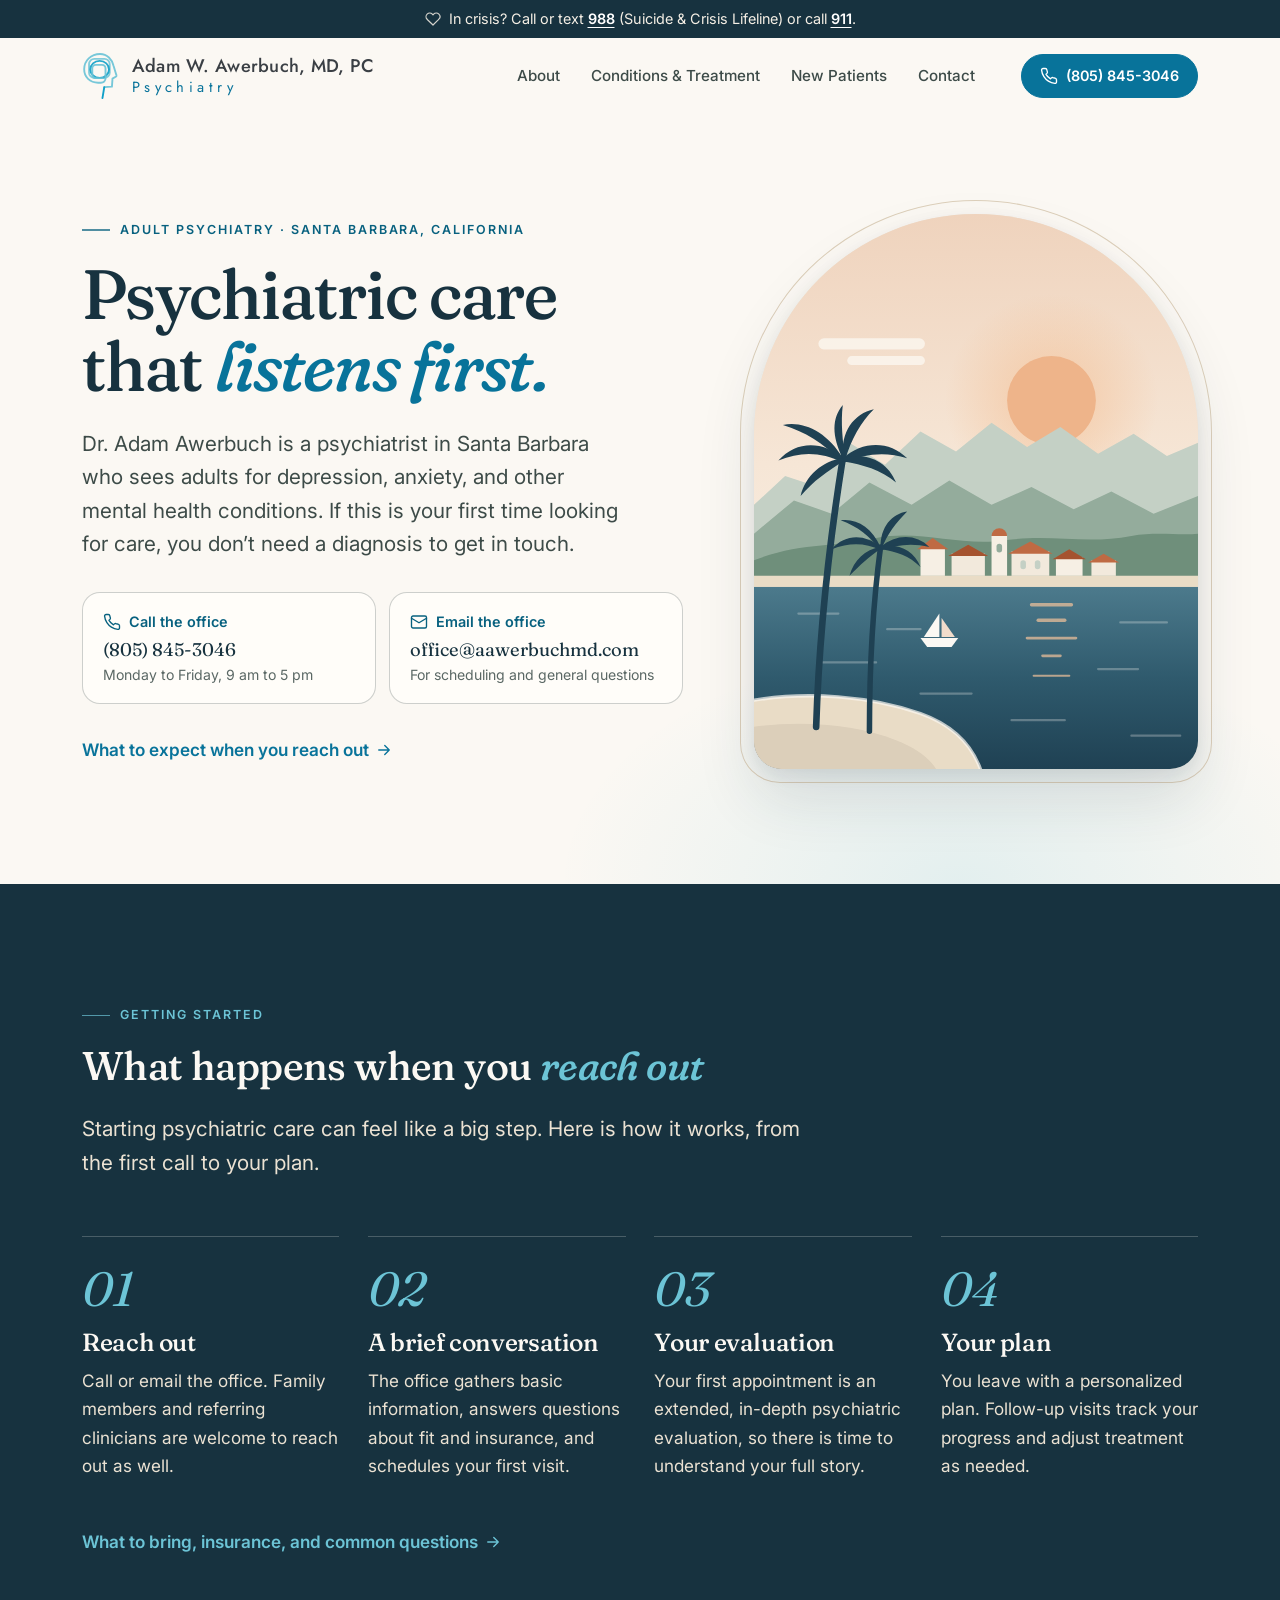
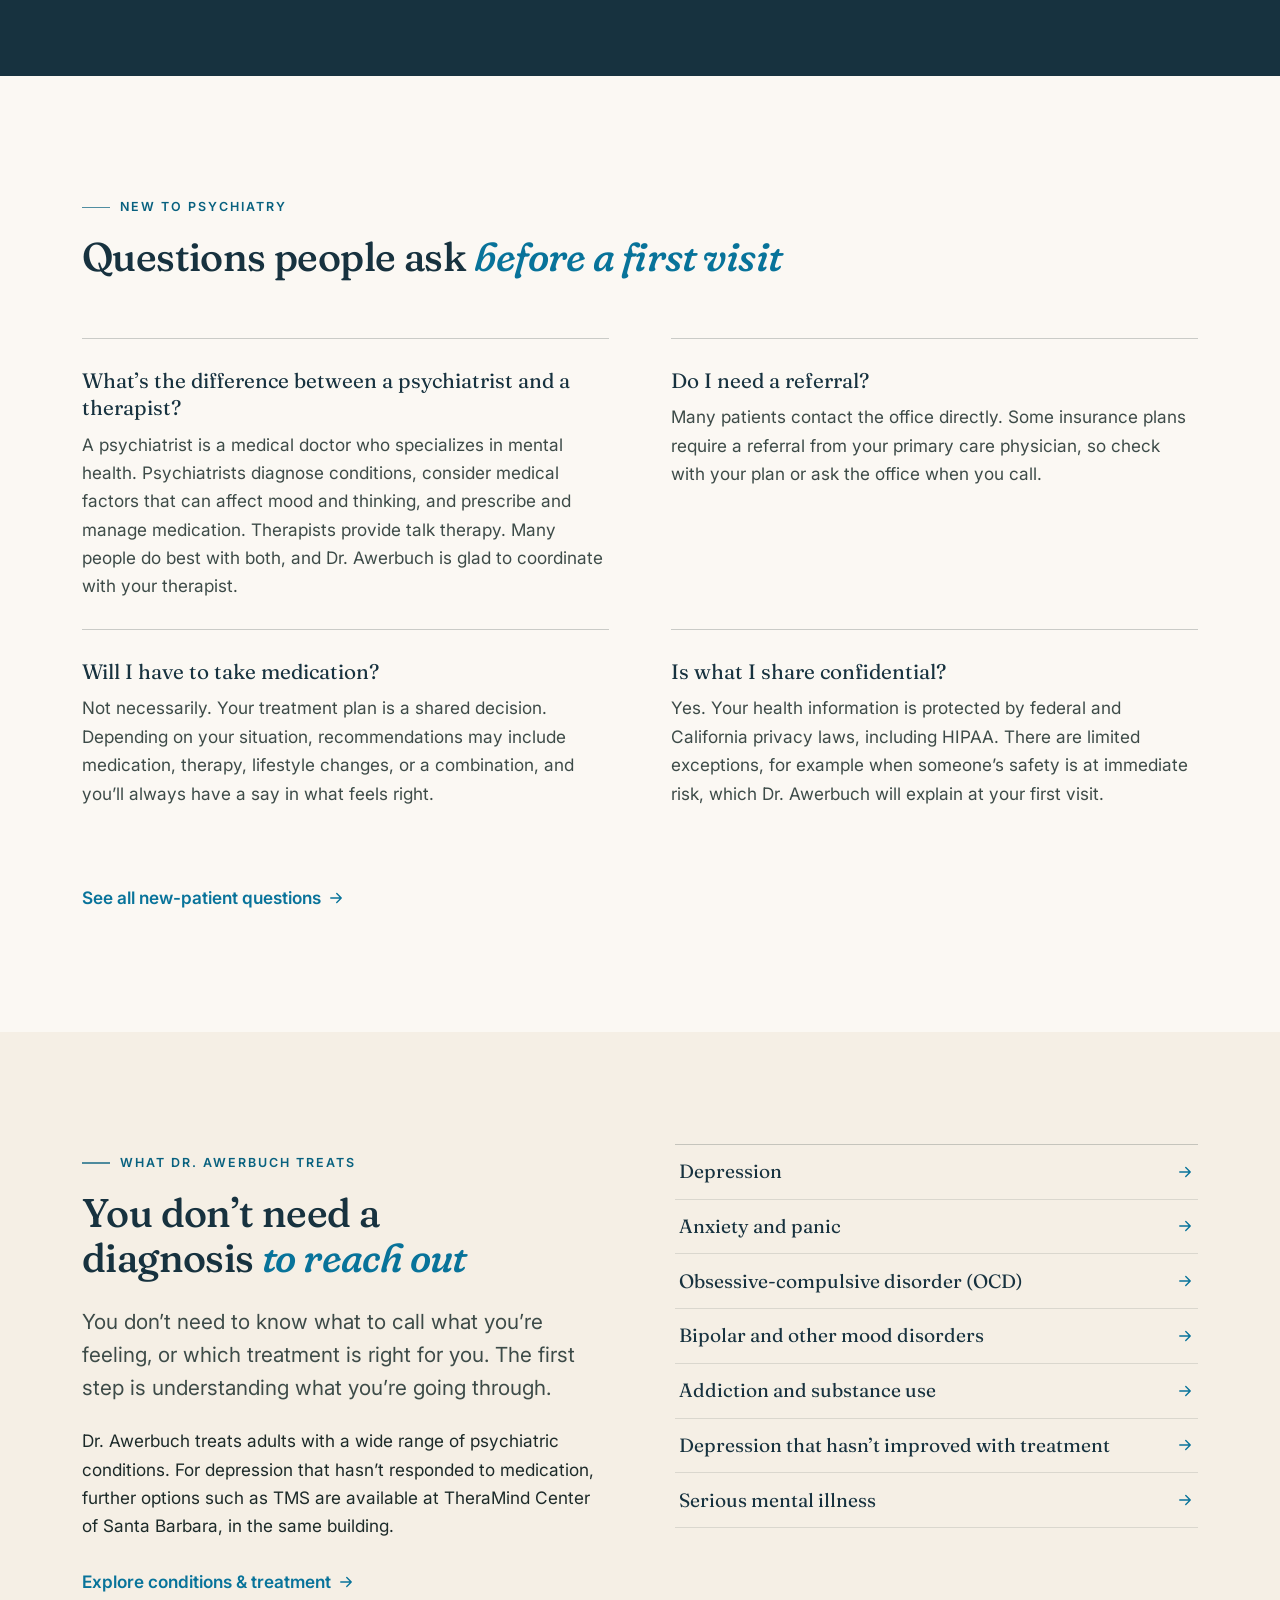
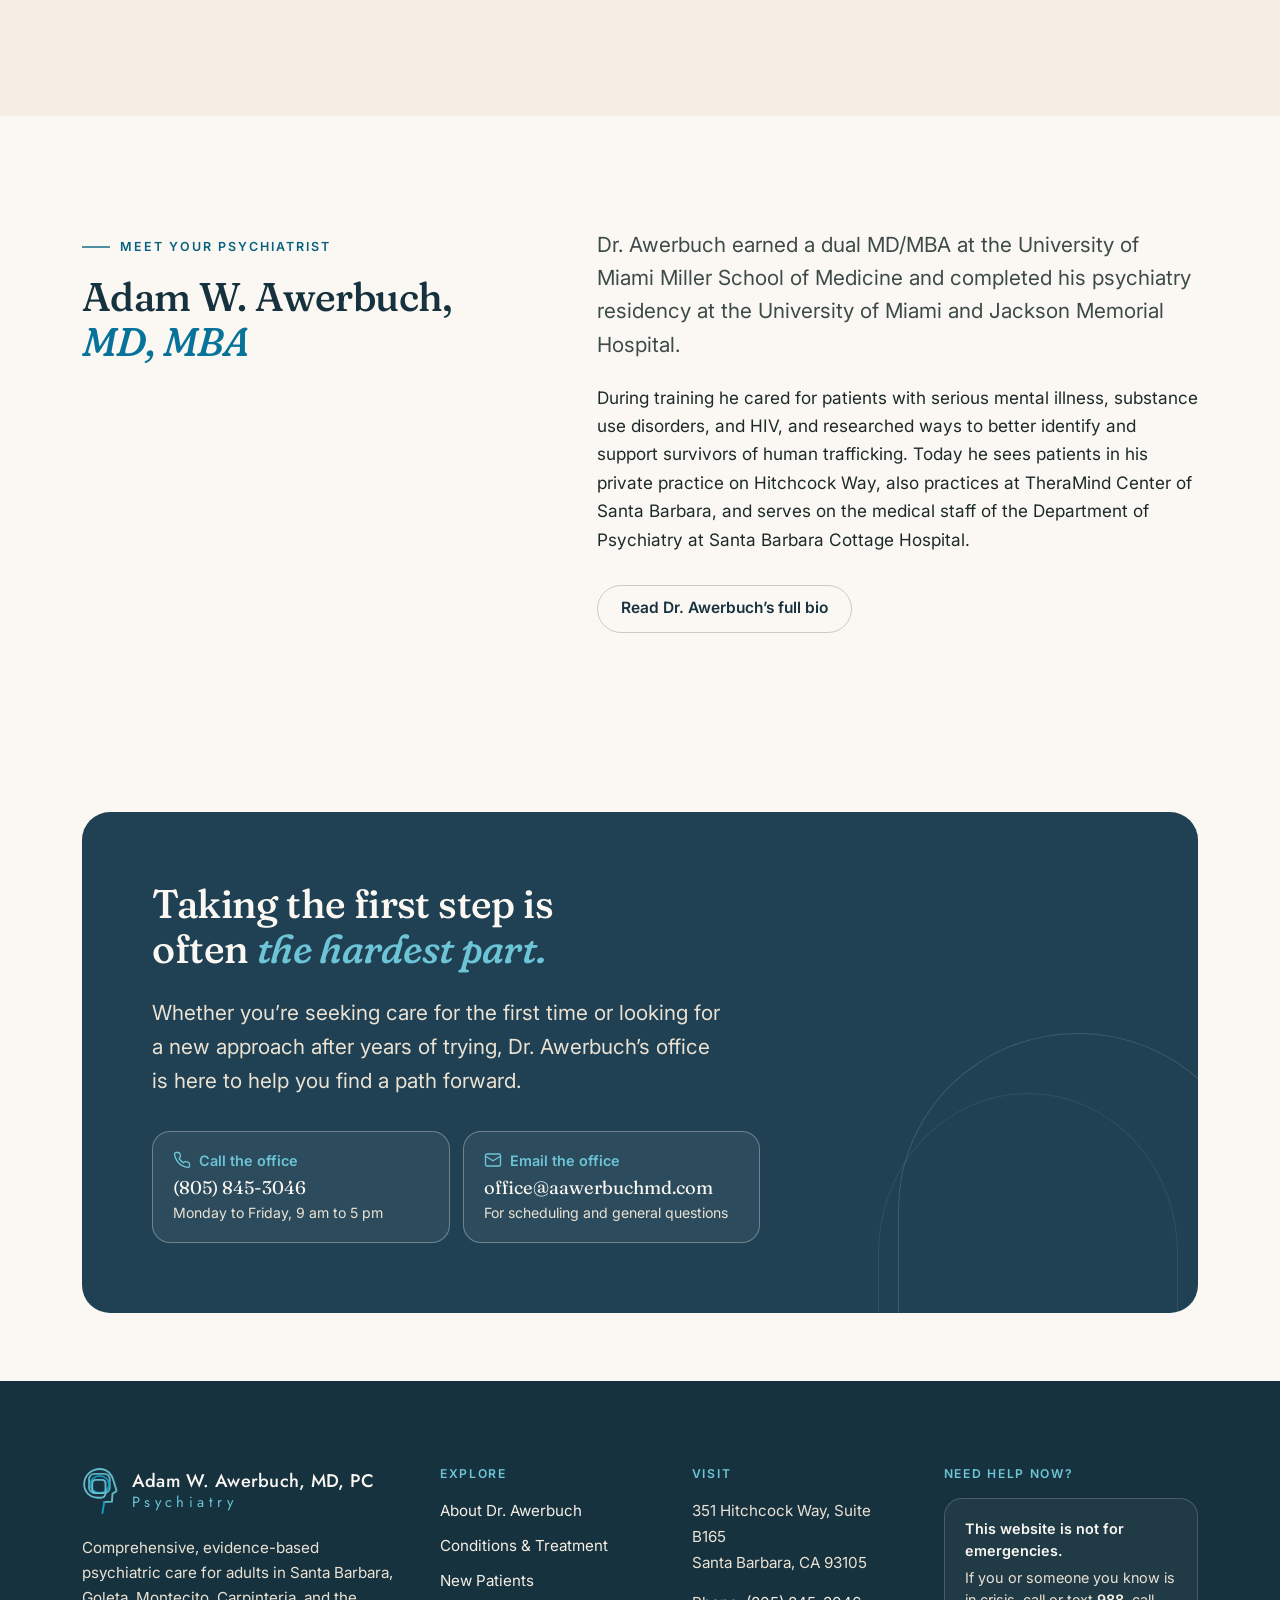
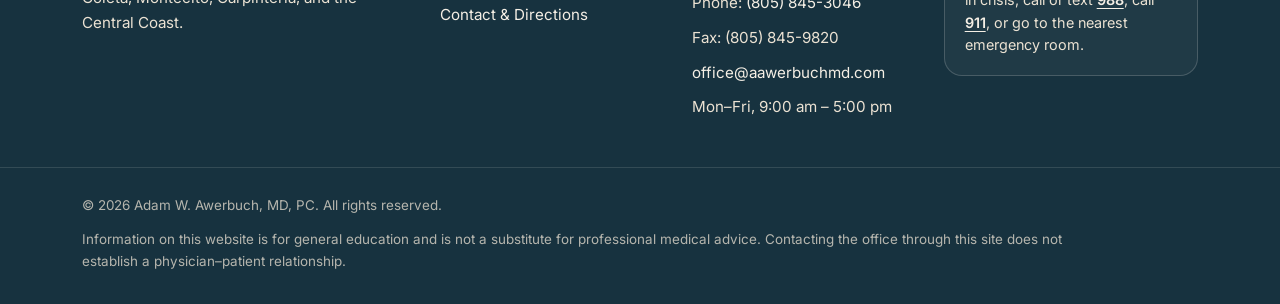
<file: index.html>
<!doctype html>
<html lang="en" class="no-js">
<head>
  <meta charset="utf-8">
  <meta name="viewport" content="width=device-width, initial-scale=1">
  <title>Adam W. Awerbuch, MD, MBA | Psychiatrist in Santa Barbara, CA</title>
  <meta name="description" content="Dr. Adam Awerbuch is a psychiatrist in Santa Barbara, CA, offering comprehensive evaluation and personalized treatment for adults with depression, treatment-resistant depression, anxiety, OCD, mood disorders, and addiction.">
  <link rel="canonical" href="https://aawerbuchmd.com/">
  <meta name="theme-color" content="#17323f">
  <meta property="og:url" content="https://aawerbuchmd.com/">
  <meta property="og:site_name" content="Adam W. Awerbuch, MD, PC — Psychiatry">
  <meta property="og:image" content="https://aawerbuchmd.com/assets/img/og-image.png">
  <meta property="og:image:width" content="1200">
  <meta property="og:image:height" content="630">
  <meta name="twitter:card" content="summary_large_image">
  <meta property="og:type" content="website">
  <meta property="og:title" content="Adam W. Awerbuch, MD, MBA | Psychiatry in Santa Barbara">
  <meta property="og:description" content="Thoughtful, evidence-based psychiatric care for adults in Santa Barbara — including treatment-resistant depression, anxiety, OCD, mood disorders, and addiction.">
  <meta property="og:locale" content="en_US">
  <link rel="icon" href="assets/img/favicon.svg" type="image/svg+xml">
  <link rel="apple-touch-icon" href="assets/img/apple-touch-icon.png">
  <link rel="preconnect" href="https://fonts.googleapis.com">
  <link rel="preconnect" href="https://fonts.gstatic.com" crossorigin>
  <link rel="stylesheet" href="https://fonts.googleapis.com/css2?family=Fraunces:ital,opsz,wght,SOFT,WONK@0,9..144,300..600,0..100,0..1;1,9..144,300..600,0..100,0..1&family=Inter:wght@400;500;600&family=Jost:wght@400;500&display=swap">
  <link rel="stylesheet" href="assets/css/styles.css">
  <script src="assets/js/main.js" defer></script>
  <script type="application/ld+json">
  {
    "@context": "https://schema.org",
    "@type": "Physician",
    "name": "Adam W. Awerbuch, MD, MBA",
    "legalName": "Adam W. Awerbuch, MD, PC",
    "url": "https://aawerbuchmd.com/",
    "logo": "https://aawerbuchmd.com/assets/img/logo-mark.svg",
    "image": "https://aawerbuchmd.com/assets/img/og-image.png",
    "email": "office@aawerbuchmd.com",
    "description": "Psychiatrist in Santa Barbara, California, providing comprehensive psychiatric evaluation and treatment for adults, with a focus on treatment-resistant depression, anxiety disorders, OCD, mood disorders, and addiction medicine.",
    "medicalSpecialty": "Psychiatric",
    "telephone": "+1-805-845-3046",
    "faxNumber": "+1-805-845-9820",
    "address": {
      "@type": "PostalAddress",
      "streetAddress": "351 Hitchcock Way, Suite B165",
      "addressLocality": "Santa Barbara",
      "addressRegion": "CA",
      "postalCode": "93105",
      "addressCountry": "US"
    },
    "openingHoursSpecification": {
      "@type": "OpeningHoursSpecification",
      "dayOfWeek": ["Monday", "Tuesday", "Wednesday", "Thursday", "Friday"],
      "opens": "09:00",
      "closes": "17:00"
    },
    "areaServed": ["Santa Barbara", "Goleta", "Montecito", "Carpinteria", "Santa Barbara County"],
    "hospitalAffiliation": {
      "@type": "Hospital",
      "name": "Santa Barbara Cottage Hospital"
    }
  }
  </script>
</head>
<body>
  <a class="skip-link" href="#main">Skip to main content</a>

  <div class="crisis-bar" role="region" aria-label="Crisis resources">
    <div class="container">
      <svg viewBox="0 0 24 24" fill="none" stroke="currentColor" stroke-width="1.8" stroke-linecap="round" stroke-linejoin="round" aria-hidden="true"><path d="M20.8 4.6a5.5 5.5 0 0 0-7.8 0L12 5.7l-1-1.1a5.5 5.5 0 0 0-7.8 7.8l1 1.1L12 21l7.8-7.6 1-1.1a5.5 5.5 0 0 0 0-7.7z"/></svg>
      <span>In crisis? Call or text <a href="tel:988">988</a> (Suicide &amp; Crisis Lifeline) or call <a href="tel:911">911</a>.</span>
    </div>
  </div>

  <header class="site-header">
    <div class="container">
      <a class="brand" href="index.html" aria-label="Adam W. Awerbuch, MD, PC — Home">
        <img class="brand__mark" src="assets/img/logo-mark.svg" alt="" width="37" height="48">
        <span class="brand__text">
          <span class="brand__name">Adam W. Awerbuch, MD, PC</span>
          <span class="brand__tag">Psychiatry</span>
        </span>
      </a>
      <div class="header-actions">
        <a class="header-call" href="tel:+18058453046" aria-label="Call the office at (805) 845-3046">
          <svg viewBox="0 0 24 24" fill="none" stroke="currentColor" stroke-width="1.8" stroke-linecap="round" stroke-linejoin="round" aria-hidden="true"><path d="M22 16.9v3a2 2 0 0 1-2.2 2 19.8 19.8 0 0 1-8.6-3.1 19.5 19.5 0 0 1-6-6 19.8 19.8 0 0 1-3.1-8.7A2 2 0 0 1 4.1 2h3a2 2 0 0 1 2 1.7c.1.9.4 1.8.7 2.7a2 2 0 0 1-.5 2.1L8 9.8a16 16 0 0 0 6 6l1.3-1.3a2 2 0 0 1 2.1-.4c.9.3 1.8.6 2.7.7a2 2 0 0 1 1.7 2z"/></svg>
        </a>
        <button class="nav-toggle" type="button" aria-expanded="false" aria-controls="site-nav" aria-label="Open menu">
          <svg class="icon-open" viewBox="0 0 24 24" fill="none" stroke="currentColor" stroke-width="1.8" stroke-linecap="round" aria-hidden="true"><path d="M4 7h16M4 12h16M4 17h16"/></svg>
          <svg class="icon-close" viewBox="0 0 24 24" fill="none" stroke="currentColor" stroke-width="1.8" stroke-linecap="round" aria-hidden="true"><path d="M6 6l12 12M18 6L6 18"/></svg>
        </button>
      </div>
      <nav class="site-nav" id="site-nav" aria-label="Primary">
        <ul>
          <li><a href="about.html">About</a></li>
          <li><a href="services.html">Conditions &amp; Treatment</a></li>
          <li><a href="new-patients.html">New Patients</a></li>
          <li><a href="contact.html">Contact</a></li>
        </ul>
        <a class="btn btn--sm" href="tel:+18058453046">
          <svg viewBox="0 0 24 24" fill="none" stroke="currentColor" stroke-width="1.8" stroke-linecap="round" stroke-linejoin="round" aria-hidden="true"><path d="M22 16.9v3a2 2 0 0 1-2.2 2 19.8 19.8 0 0 1-8.6-3.1 19.5 19.5 0 0 1-6-6 19.8 19.8 0 0 1-3.1-8.7A2 2 0 0 1 4.1 2h3a2 2 0 0 1 2 1.7c.1.9.4 1.8.7 2.7a2 2 0 0 1-.5 2.1L8 9.8a16 16 0 0 0 6 6l1.3-1.3a2 2 0 0 1 2.1-.4c.9.3 1.8.6 2.7.7a2 2 0 0 1 1.7 2z"/></svg>
          (805) 845-3046
        </a>
      </nav>
    </div>
  </header>

  <main id="main">
    <!-- Hero -->
    <section class="hero" aria-labelledby="hero-title">
      <div class="container">
        <div class="split split--wide-left">
          <div>
            <p class="eyebrow">Adult Psychiatry · Santa Barbara, California</p>
            <h1 id="hero-title">Psychiatric care that <em>listens first.</em></h1>
            <p class="lede">Dr. Adam Awerbuch is a psychiatrist in Santa Barbara who sees adults for depression, anxiety, and other mental health conditions. If this is your first time looking for care, you don’t need a diagnosis to get in touch.</p>
            <div class="reach">
              <a class="reach__option" href="tel:+18058453046">
                <span class="reach__label"><svg viewBox="0 0 24 24" fill="none" stroke="currentColor" stroke-width="1.8" stroke-linecap="round" stroke-linejoin="round" aria-hidden="true"><path d="M22 16.9v3a2 2 0 0 1-2.2 2 19.8 19.8 0 0 1-8.6-3.1 19.5 19.5 0 0 1-6-6 19.8 19.8 0 0 1-3.1-8.7A2 2 0 0 1 4.1 2h3a2 2 0 0 1 2 1.7c.1.9.4 1.8.7 2.7a2 2 0 0 1-.5 2.1L8 9.8a16 16 0 0 0 6 6l1.3-1.3a2 2 0 0 1 2.1-.4c.9.3 1.8.6 2.7.7a2 2 0 0 1 1.7 2z"/></svg>Call the office</span>
                <span class="reach__value">(805) 845-3046</span>
                <span class="reach__note">Monday to Friday, 9 am to 5 pm</span>
              </a>
              <a class="reach__option" href="mailto:office@aawerbuchmd.com">
                <span class="reach__label"><svg viewBox="0 0 24 24" fill="none" stroke="currentColor" stroke-width="1.8" stroke-linecap="round" stroke-linejoin="round" aria-hidden="true"><rect x="2" y="4" width="20" height="16" rx="2"/><path d="M22 7l-10 6L2 7"/></svg>Email the office</span>
                <span class="reach__value">office@aawerbuchmd.com</span>
                <span class="reach__note">For scheduling and general questions</span>
              </a>
            </div>
            <a class="text-link" href="new-patients.html">
              What to expect when you reach out
              <svg viewBox="0 0 24 24" fill="none" stroke="currentColor" stroke-width="1.8" stroke-linecap="round" stroke-linejoin="round" aria-hidden="true"><path d="M5 12h14M13 6l6 6-6 6"/></svg>
            </a>
          </div>

          <div class="hero__art">
            <div class="arch-outline" aria-hidden="true"></div>
            <div class="arch-frame">
              <img src="assets/img/santa-barbara-arch.svg" alt="" width="400" height="500">
            </div>
          </div>
        </div>
      </div>
    </section>

    <!-- Getting started -->
    <section class="section section--dark" aria-labelledby="start-title">
      <div class="container">
        <div class="section-head">
          <p class="eyebrow">Getting started</p>
          <h2 id="start-title">What happens when you <em>reach out</em></h2>
          <p class="lede">Starting psychiatric care can feel like a big step. Here is how it works, from the first call to your plan.</p>
        </div>
        <ol class="steps">
          <li class="reveal">
            <span class="num">01</span>
            <h3>Reach out</h3>
            <p>Call or email the office. Family members and referring clinicians are welcome to reach out as well.</p>
          </li>
          <li class="reveal">
            <span class="num">02</span>
            <h3>A brief conversation</h3>
            <p>The office gathers basic information, answers questions about fit and insurance, and schedules your first visit.</p>
          </li>
          <li class="reveal">
            <span class="num">03</span>
            <h3>Your evaluation</h3>
            <p>Your first appointment is an extended, in-depth psychiatric evaluation, so there is time to understand your full story.</p>
          </li>
          <li class="reveal">
            <span class="num">04</span>
            <h3>Your plan</h3>
            <p>You leave with a personalized plan. Follow-up visits track your progress and adjust treatment as needed.</p>
          </li>
        </ol>
        <p style="margin: 2.5rem 0 0">
          <a class="text-link" href="new-patients.html">
            What to bring, insurance, and common questions
            <svg viewBox="0 0 24 24" fill="none" stroke="currentColor" stroke-width="1.8" stroke-linecap="round" stroke-linejoin="round" aria-hidden="true"><path d="M5 12h14M13 6l6 6-6 6"/></svg>
          </a>
        </p>
      </div>
    </section>

    <!-- First-timer questions -->
    <section class="section" aria-labelledby="basics-title">
      <div class="container">
        <div class="section-head">
          <p class="eyebrow">New to psychiatry</p>
          <h2 id="basics-title">Questions people ask <em>before a first visit</em></h2>
        </div>
        <dl class="basics">
          <div>
            <dt>What’s the difference between a psychiatrist and a therapist?</dt>
            <dd>A psychiatrist is a medical doctor who specializes in mental health. Psychiatrists diagnose conditions, consider medical factors that can affect mood and thinking, and prescribe and manage medication. Therapists provide talk therapy. Many people do best with both, and Dr. Awerbuch is glad to coordinate with your therapist.</dd>
          </div>
          <div>
            <dt>Do I need a referral?</dt>
            <dd>Many patients contact the office directly. Some insurance plans require a referral from your primary care physician, so check with your plan or ask the office when you call.</dd>
          </div>
          <div>
            <dt>Will I have to take medication?</dt>
            <dd>Not necessarily. Your treatment plan is a shared decision. Depending on your situation, recommendations may include medication, therapy, lifestyle changes, or a combination, and you’ll always have a say in what feels right.</dd>
          </div>
          <div>
            <dt>Is what I share confidential?</dt>
            <dd>Yes. Your health information is protected by federal and California privacy laws, including HIPAA. There are limited exceptions, for example when someone’s safety is at immediate risk, which Dr. Awerbuch will explain at your first visit.</dd>
          </div>
        </dl>
        <p style="margin: 2.5rem 0 0">
          <a class="text-link" href="new-patients.html#faq">
            See all new-patient questions
            <svg viewBox="0 0 24 24" fill="none" stroke="currentColor" stroke-width="1.8" stroke-linecap="round" stroke-linejoin="round" aria-hidden="true"><path d="M5 12h14M13 6l6 6-6 6"/></svg>
          </a>
        </p>
      </div>
    </section>

    <!-- What he treats -->
    <section class="section section--alt" aria-labelledby="treats-title">
      <div class="container">
        <div class="split split--top">
          <div>
            <p class="eyebrow">What Dr. Awerbuch treats</p>
            <h2 id="treats-title">You don’t need a diagnosis <em>to reach out</em></h2>
            <p class="lede">You don’t need to know what to call what you’re feeling, or which treatment is right for you. The first step is understanding what you’re going through.</p>
            <p>Dr. Awerbuch treats adults with a wide range of psychiatric conditions. For depression that hasn’t responded to medication, further options such as TMS are available at TheraMind Center of Santa Barbara, in the same building.</p>
            <a class="text-link" href="services.html">
              Explore conditions &amp; treatment
              <svg viewBox="0 0 24 24" fill="none" stroke="currentColor" stroke-width="1.8" stroke-linecap="round" stroke-linejoin="round" aria-hidden="true"><path d="M5 12h14M13 6l6 6-6 6"/></svg>
            </a>
          </div>
          <ul class="condition-list">
            <li><a href="services.html#depression">Depression<svg viewBox="0 0 24 24" fill="none" stroke="currentColor" stroke-width="1.8" stroke-linecap="round" stroke-linejoin="round" aria-hidden="true"><path d="M5 12h14M13 6l6 6-6 6"/></svg></a></li>
            <li><a href="services.html#anxiety">Anxiety and panic<svg viewBox="0 0 24 24" fill="none" stroke="currentColor" stroke-width="1.8" stroke-linecap="round" stroke-linejoin="round" aria-hidden="true"><path d="M5 12h14M13 6l6 6-6 6"/></svg></a></li>
            <li><a href="services.html#ocd">Obsessive-compulsive disorder (OCD)<svg viewBox="0 0 24 24" fill="none" stroke="currentColor" stroke-width="1.8" stroke-linecap="round" stroke-linejoin="round" aria-hidden="true"><path d="M5 12h14M13 6l6 6-6 6"/></svg></a></li>
            <li><a href="services.html#mood">Bipolar and other mood disorders<svg viewBox="0 0 24 24" fill="none" stroke="currentColor" stroke-width="1.8" stroke-linecap="round" stroke-linejoin="round" aria-hidden="true"><path d="M5 12h14M13 6l6 6-6 6"/></svg></a></li>
            <li><a href="services.html#addiction">Addiction and substance use<svg viewBox="0 0 24 24" fill="none" stroke="currentColor" stroke-width="1.8" stroke-linecap="round" stroke-linejoin="round" aria-hidden="true"><path d="M5 12h14M13 6l6 6-6 6"/></svg></a></li>
            <li><a href="services.html#trd">Depression that hasn’t improved with treatment<svg viewBox="0 0 24 24" fill="none" stroke="currentColor" stroke-width="1.8" stroke-linecap="round" stroke-linejoin="round" aria-hidden="true"><path d="M5 12h14M13 6l6 6-6 6"/></svg></a></li>
            <li><a href="services.html#smi">Serious mental illness<svg viewBox="0 0 24 24" fill="none" stroke="currentColor" stroke-width="1.8" stroke-linecap="round" stroke-linejoin="round" aria-hidden="true"><path d="M5 12h14M13 6l6 6-6 6"/></svg></a></li>
          </ul>
        </div>
      </div>
    </section>

    <!-- Meet -->
    <section class="section" aria-labelledby="meet-title">
      <div class="container">
        <div class="split split--wide-right split--top">
          <div>
            <p class="eyebrow">Meet your psychiatrist</p>
            <h2 id="meet-title">Adam W. Awerbuch, <em>MD, MBA</em></h2>
          </div>
          <div>
            <p class="lede">Dr. Awerbuch earned a dual MD/MBA at the University of Miami Miller School of Medicine and completed his psychiatry residency at the University of Miami and Jackson Memorial Hospital.</p>
            <p>During training he cared for patients with serious mental illness, substance use disorders, and HIV, and researched ways to better identify and support survivors of human trafficking. Today he sees patients in his private practice on Hitchcock Way, also practices at TheraMind Center of Santa Barbara, and serves on the medical staff of the Department of Psychiatry at Santa Barbara Cottage Hospital.</p>
            <a class="btn btn--outline" href="about.html" style="margin-top: 0.75rem">Read Dr. Awerbuch’s full bio</a>
          </div>
        </div>
      </div>
    </section>

    <!-- CTA -->
    <section class="section section--tight" aria-labelledby="cta-title">
      <div class="container">
        <div class="cta-band reveal">
          <h2 id="cta-title">Taking the first step is often <em>the hardest part.</em></h2>
          <p>Whether you’re seeking care for the first time or looking for a new approach after years of trying, Dr. Awerbuch’s office is here to help you find a path forward.</p>
          <div class="reach">
            <a class="reach__option" href="tel:+18058453046">
              <span class="reach__label"><svg viewBox="0 0 24 24" fill="none" stroke="currentColor" stroke-width="1.8" stroke-linecap="round" stroke-linejoin="round" aria-hidden="true"><path d="M22 16.9v3a2 2 0 0 1-2.2 2 19.8 19.8 0 0 1-8.6-3.1 19.5 19.5 0 0 1-6-6 19.8 19.8 0 0 1-3.1-8.7A2 2 0 0 1 4.1 2h3a2 2 0 0 1 2 1.7c.1.9.4 1.8.7 2.7a2 2 0 0 1-.5 2.1L8 9.8a16 16 0 0 0 6 6l1.3-1.3a2 2 0 0 1 2.1-.4c.9.3 1.8.6 2.7.7a2 2 0 0 1 1.7 2z"/></svg>Call the office</span>
              <span class="reach__value">(805) 845-3046</span>
              <span class="reach__note">Monday to Friday, 9 am to 5 pm</span>
            </a>
            <a class="reach__option" href="mailto:office@aawerbuchmd.com">
              <span class="reach__label"><svg viewBox="0 0 24 24" fill="none" stroke="currentColor" stroke-width="1.8" stroke-linecap="round" stroke-linejoin="round" aria-hidden="true"><rect x="2" y="4" width="20" height="16" rx="2"/><path d="M22 7l-10 6L2 7"/></svg>Email the office</span>
              <span class="reach__value">office@aawerbuchmd.com</span>
              <span class="reach__note">For scheduling and general questions</span>
            </a>
          </div>
        </div>
      </div>
    </section>
  </main>

  <footer class="site-footer">
    <div class="container">
      <div class="footer-grid">
        <div>
          <a class="brand" href="index.html" aria-label="Adam W. Awerbuch, MD, PC — Home">
            <img class="brand__mark" src="assets/img/logo-mark.svg" alt="" width="37" height="48">
            <span class="brand__text">
              <span class="brand__name">Adam W. Awerbuch, MD, PC</span>
              <span class="brand__tag">Psychiatry</span>
            </span>
          </a>
          <p>Comprehensive, evidence-based psychiatric care for adults in Santa Barbara, Goleta, Montecito, Carpinteria, and the Central Coast.</p>
        </div>
        <div>
          <h2>Explore</h2>
          <ul>
            <li><a href="about.html">About Dr. Awerbuch</a></li>
            <li><a href="services.html">Conditions &amp; Treatment</a></li>
            <li><a href="new-patients.html">New Patients</a></li>
            <li><a href="contact.html">Contact &amp; Directions</a></li>
          </ul>
        </div>
        <div>
          <h2>Visit</h2>
          <address>
            351 Hitchcock Way, Suite B165<br>
            Santa Barbara, CA 93105
          </address>
          <ul style="margin-top: 0.9rem">
            <li>Phone: <a href="tel:+18058453046">(805) 845-3046</a></li>
            <li>Fax: (805) 845-9820</li>
            <li><a href="mailto:office@aawerbuchmd.com">office@aawerbuchmd.com</a></li>
            <li>Mon–Fri, 9:00 am – 5:00 pm</li>
          </ul>
        </div>
        <div>
          <h2>Need help now?</h2>
          <div class="footer-crisis">
            <strong>This website is not for emergencies.</strong>
            If you or someone you know is in crisis, call or text <a href="tel:988">988</a>, call <a href="tel:911">911</a>, or go to the nearest emergency room.
          </div>
        </div>
      </div>
    </div>
    <div class="footer-bottom">
      <div class="container">
        <p>© <span data-year>2026</span> Adam W. Awerbuch, MD, PC. All rights reserved.</p>
        <p>Information on this website is for general education and is not a substitute for professional medical advice. Contacting the office through this site does not establish a physician–patient relationship.</p>
      </div>
    </div>
  </footer>
</body>
</html>
</file>
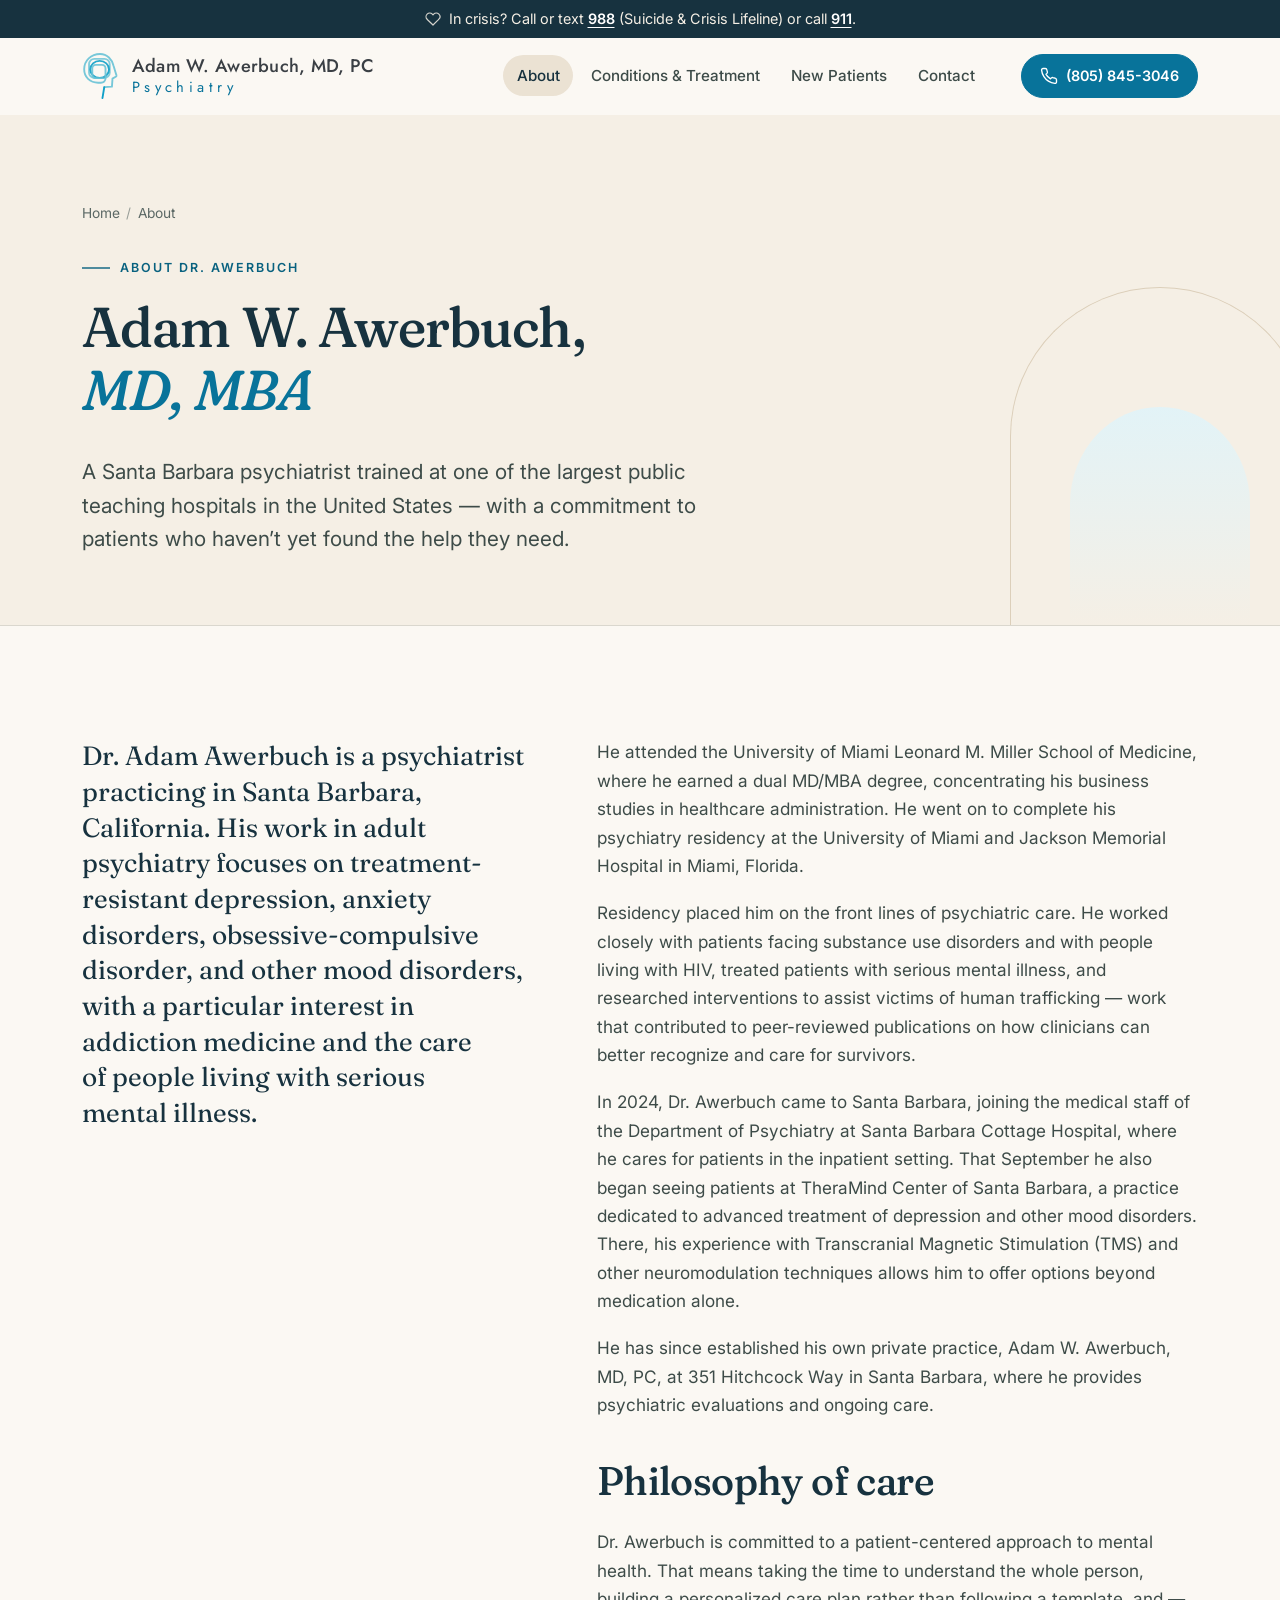
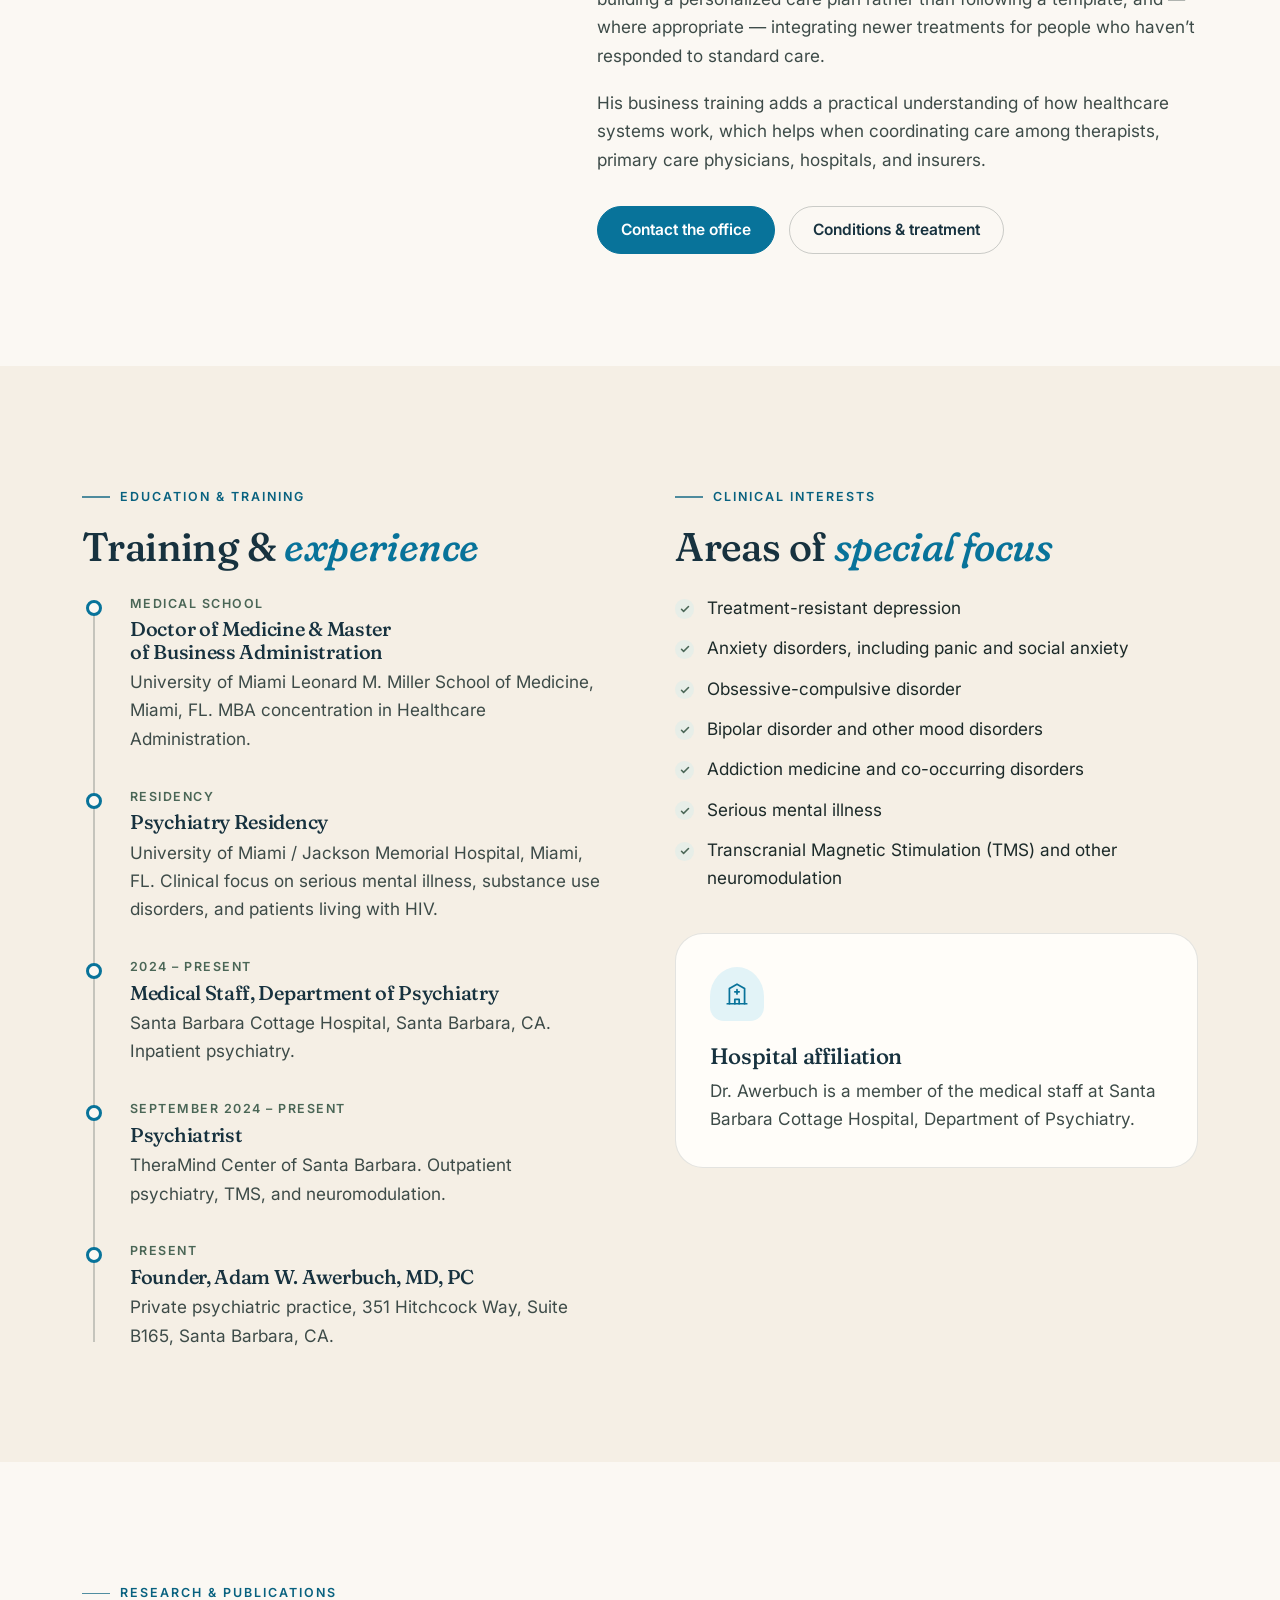
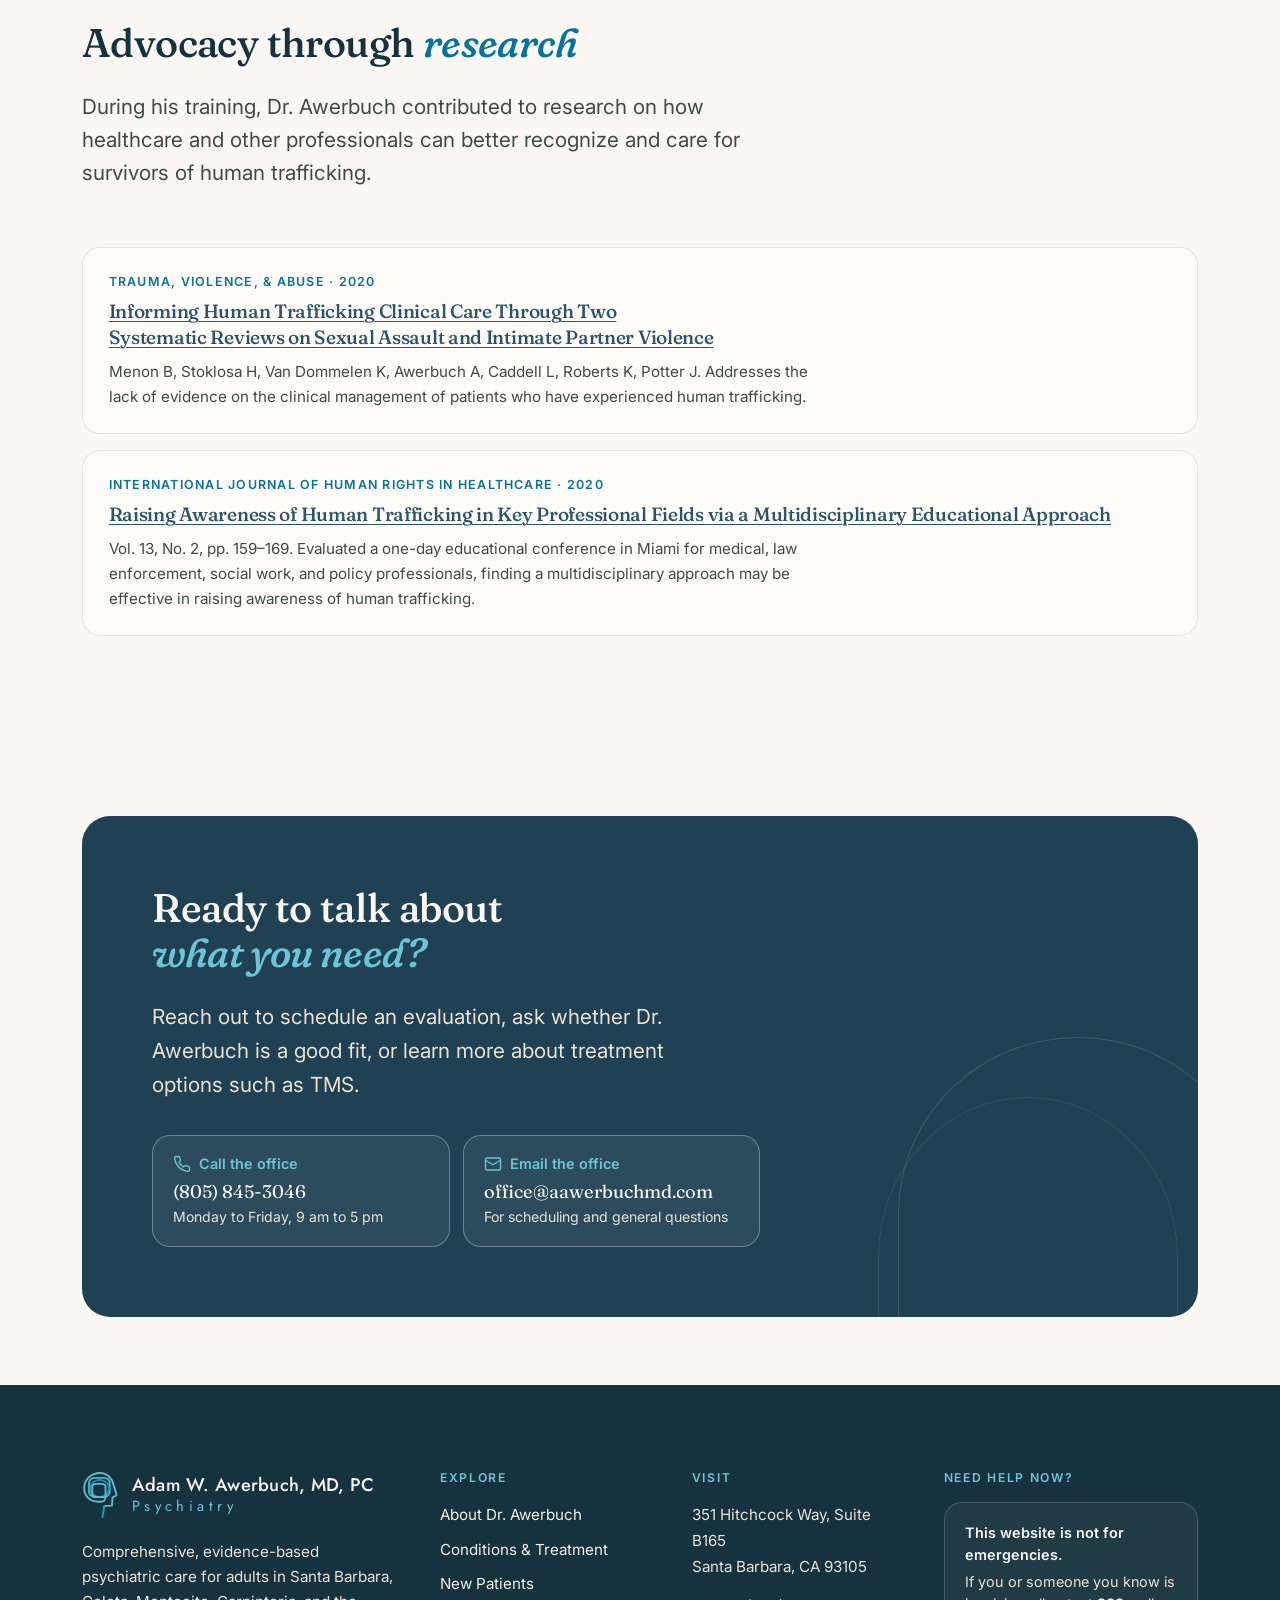
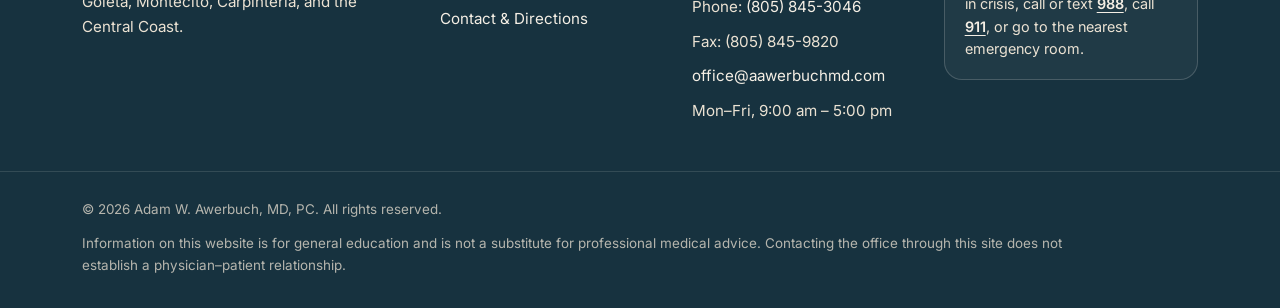
<file: about.html>
<!doctype html>
<html lang="en" class="no-js">
<head>
  <meta charset="utf-8">
  <meta name="viewport" content="width=device-width, initial-scale=1">
  <title>About Dr. Adam W. Awerbuch, MD, MBA | Santa Barbara Psychiatrist</title>
  <meta name="description" content="Dr. Adam Awerbuch earned a dual MD/MBA at the University of Miami, completed psychiatry residency at Jackson Memorial Hospital, and practices in Santa Barbara at TheraMind Center and Cottage Hospital.">
  <link rel="canonical" href="https://aawerbuchmd.com/about.html">
  <meta name="theme-color" content="#17323f">
  <meta property="og:url" content="https://aawerbuchmd.com/about.html">
  <meta property="og:site_name" content="Adam W. Awerbuch, MD, PC — Psychiatry">
  <meta property="og:image" content="https://aawerbuchmd.com/assets/img/og-image.png">
  <meta property="og:image:width" content="1200">
  <meta property="og:image:height" content="630">
  <meta name="twitter:card" content="summary_large_image">
  <meta property="og:type" content="profile">
  <meta property="og:title" content="About Dr. Adam W. Awerbuch, MD, MBA">
  <meta property="og:description" content="Training, clinical interests, and research of Santa Barbara psychiatrist Dr. Adam Awerbuch.">
  <link rel="icon" href="assets/img/favicon.svg" type="image/svg+xml">
  <link rel="apple-touch-icon" href="assets/img/apple-touch-icon.png">
  <link rel="preconnect" href="https://fonts.googleapis.com">
  <link rel="preconnect" href="https://fonts.gstatic.com" crossorigin>
  <link rel="stylesheet" href="https://fonts.googleapis.com/css2?family=Fraunces:ital,opsz,wght,SOFT,WONK@0,9..144,300..600,0..100,0..1;1,9..144,300..600,0..100,0..1&family=Inter:wght@400;500;600&family=Jost:wght@400;500&display=swap">
  <link rel="stylesheet" href="assets/css/styles.css">
  <script src="assets/js/main.js" defer></script>
</head>
<body>
  <a class="skip-link" href="#main">Skip to main content</a>

  <div class="crisis-bar" role="region" aria-label="Crisis resources">
    <div class="container">
      <svg viewBox="0 0 24 24" fill="none" stroke="currentColor" stroke-width="1.8" stroke-linecap="round" stroke-linejoin="round" aria-hidden="true"><path d="M20.8 4.6a5.5 5.5 0 0 0-7.8 0L12 5.7l-1-1.1a5.5 5.5 0 0 0-7.8 7.8l1 1.1L12 21l7.8-7.6 1-1.1a5.5 5.5 0 0 0 0-7.7z"/></svg>
      <span>In crisis? Call or text <a href="tel:988">988</a> (Suicide &amp; Crisis Lifeline) or call <a href="tel:911">911</a>.</span>
    </div>
  </div>

  <header class="site-header">
    <div class="container">
      <a class="brand" href="index.html" aria-label="Adam W. Awerbuch, MD, PC — Home">
        <img class="brand__mark" src="assets/img/logo-mark.svg" alt="" width="37" height="48">
        <span class="brand__text">
          <span class="brand__name">Adam W. Awerbuch, MD, PC</span>
          <span class="brand__tag">Psychiatry</span>
        </span>
      </a>
      <div class="header-actions">
        <a class="header-call" href="tel:+18058453046" aria-label="Call the office at (805) 845-3046">
          <svg viewBox="0 0 24 24" fill="none" stroke="currentColor" stroke-width="1.8" stroke-linecap="round" stroke-linejoin="round" aria-hidden="true"><path d="M22 16.9v3a2 2 0 0 1-2.2 2 19.8 19.8 0 0 1-8.6-3.1 19.5 19.5 0 0 1-6-6 19.8 19.8 0 0 1-3.1-8.7A2 2 0 0 1 4.1 2h3a2 2 0 0 1 2 1.7c.1.9.4 1.8.7 2.7a2 2 0 0 1-.5 2.1L8 9.8a16 16 0 0 0 6 6l1.3-1.3a2 2 0 0 1 2.1-.4c.9.3 1.8.6 2.7.7a2 2 0 0 1 1.7 2z"/></svg>
        </a>
        <button class="nav-toggle" type="button" aria-expanded="false" aria-controls="site-nav" aria-label="Open menu">
          <svg class="icon-open" viewBox="0 0 24 24" fill="none" stroke="currentColor" stroke-width="1.8" stroke-linecap="round" aria-hidden="true"><path d="M4 7h16M4 12h16M4 17h16"/></svg>
          <svg class="icon-close" viewBox="0 0 24 24" fill="none" stroke="currentColor" stroke-width="1.8" stroke-linecap="round" aria-hidden="true"><path d="M6 6l12 12M18 6L6 18"/></svg>
        </button>
      </div>
      <nav class="site-nav" id="site-nav" aria-label="Primary">
        <ul>
          <li><a href="about.html" aria-current="page">About</a></li>
          <li><a href="services.html">Conditions &amp; Treatment</a></li>
          <li><a href="new-patients.html">New Patients</a></li>
          <li><a href="contact.html">Contact</a></li>
        </ul>
        <a class="btn btn--sm" href="tel:+18058453046">
          <svg viewBox="0 0 24 24" fill="none" stroke="currentColor" stroke-width="1.8" stroke-linecap="round" stroke-linejoin="round" aria-hidden="true"><path d="M22 16.9v3a2 2 0 0 1-2.2 2 19.8 19.8 0 0 1-8.6-3.1 19.5 19.5 0 0 1-6-6 19.8 19.8 0 0 1-3.1-8.7A2 2 0 0 1 4.1 2h3a2 2 0 0 1 2 1.7c.1.9.4 1.8.7 2.7a2 2 0 0 1-.5 2.1L8 9.8a16 16 0 0 0 6 6l1.3-1.3a2 2 0 0 1 2.1-.4c.9.3 1.8.6 2.7.7a2 2 0 0 1 1.7 2z"/></svg>
          (805) 845-3046
        </a>
      </nav>
    </div>
  </header>

  <main id="main">
    <section class="page-hero" aria-labelledby="page-title">
      <div class="container">
        <nav aria-label="Breadcrumb">
          <ol class="breadcrumb">
            <li><a href="index.html">Home</a></li>
            <li aria-current="page">About</li>
          </ol>
        </nav>
        <p class="eyebrow">About Dr. Awerbuch</p>
        <h1 id="page-title">Adam W. Awerbuch, <em>MD, MBA</em></h1>
        <p class="lede">A Santa Barbara psychiatrist trained at one of the largest public teaching hospitals in the United States — with a commitment to patients who haven’t yet found the help they need.</p>
      </div>
    </section>

    <!-- Bio -->
    <section class="section" aria-labelledby="bio-title">
      <div class="container">
        <div class="split split--wide-right split--top">
          <!-- When a headshot is available, it belongs in this column above the statement -->
          <div>
            <h2 id="bio-title" class="sr-only">Biography</h2>
            <p class="statement">Dr. Adam Awerbuch is a psychiatrist practicing in Santa Barbara, California. His work in adult psychiatry focuses on treatment-resistant depression, anxiety disorders, obsessive-compulsive disorder, and other mood disorders, with a particular interest in addiction medicine and the care of people living with serious mental illness.</p>
          </div>

          <div class="prose">
            <p>He attended the University of Miami Leonard M. Miller School of Medicine, where he earned a dual MD/MBA degree, concentrating his business studies in healthcare administration. He went on to complete his psychiatry residency at the University of Miami and Jackson Memorial Hospital in Miami, Florida.</p>

            <p>Residency placed him on the front lines of psychiatric care. He worked closely with patients facing substance use disorders and with people living with HIV, treated patients with serious mental illness, and researched interventions to assist victims of human trafficking — work that contributed to peer-reviewed publications on how clinicians can better recognize and care for survivors.</p>

            <p>In 2024, Dr. Awerbuch came to Santa Barbara, joining the medical staff of the Department of Psychiatry at Santa Barbara Cottage Hospital, where he cares for patients in the inpatient setting. That September he also began seeing patients at TheraMind Center of Santa Barbara, a practice dedicated to advanced treatment of depression and other mood disorders. There, his experience with Transcranial Magnetic Stimulation (TMS) and other neuromodulation techniques allows him to offer options beyond medication alone.</p>

            <p>He has since established his own private practice, Adam W. Awerbuch, MD, PC, at 351 Hitchcock Way in Santa Barbara, where he provides psychiatric evaluations and ongoing care.</p>

            <h2>Philosophy of care</h2>
            <p>Dr. Awerbuch is committed to a patient-centered approach to mental health. That means taking the time to understand the whole person, building a personalized care plan rather than following a template, and — where appropriate — integrating newer treatments for people who haven’t responded to standard care.</p>
            <p>His business training adds a practical understanding of how healthcare systems work, which helps when coordinating care among therapists, primary care physicians, hospitals, and insurers.</p>

            <div class="btn-row" style="margin-top: 2rem">
              <a class="btn" href="contact.html">Contact the office</a>
              <a class="btn btn--outline" href="services.html">Conditions &amp; treatment</a>
            </div>
          </div>
        </div>
      </div>
    </section>

    <!-- Training & interests -->
    <section class="section section--alt" aria-labelledby="training-title">
      <div class="container">
        <div class="split split--top">
          <div>
            <p class="eyebrow">Education &amp; training</p>
            <h2 id="training-title">Training &amp; <em>experience</em></h2>
            <ol class="timeline">
              <li class="reveal">
                <span class="when">Medical school</span>
                <h3>Doctor of Medicine &amp; Master of Business Administration</h3>
                <p>University of Miami Leonard M. Miller School of Medicine, Miami, FL. MBA concentration in Healthcare Administration.</p>
              </li>
              <li class="reveal">
                <span class="when">Residency</span>
                <h3>Psychiatry Residency</h3>
                <p>University of Miami / Jackson Memorial Hospital, Miami, FL. Clinical focus on serious mental illness, substance use disorders, and patients living with HIV.</p>
              </li>
              <li class="reveal">
                <span class="when">2024 – present</span>
                <h3>Medical Staff, Department of Psychiatry</h3>
                <p>Santa Barbara Cottage Hospital, Santa Barbara, CA. Inpatient psychiatry.</p>
              </li>
              <li class="reveal">
                <span class="when">September 2024 – present</span>
                <h3>Psychiatrist</h3>
                <p>TheraMind Center of Santa Barbara. Outpatient psychiatry, TMS, and neuromodulation.</p>
              </li>
              <li class="reveal">
                <span class="when">Present</span>
                <h3>Founder, Adam W. Awerbuch, MD, PC</h3>
                <p>Private psychiatric practice, 351 Hitchcock Way, Suite B165, Santa Barbara, CA.</p>
              </li>
            </ol>
          </div>

          <div>
            <p class="eyebrow">Clinical interests</p>
            <h2>Areas of <em>special focus</em></h2>
            <ul class="checklist">
              <li>Treatment-resistant depression</li>
              <li>Anxiety disorders, including panic and social anxiety</li>
              <li>Obsessive-compulsive disorder</li>
              <li>Bipolar disorder and other mood disorders</li>
              <li>Addiction medicine and co-occurring disorders</li>
              <li>Serious mental illness</li>
              <li>Transcranial Magnetic Stimulation (TMS) and other neuromodulation</li>
            </ul>

            <div class="card" style="margin-top: 2.5rem">
              <span class="card__icon"><svg viewBox="0 0 24 24" fill="none" stroke="currentColor" stroke-width="1.6" stroke-linecap="round" stroke-linejoin="round" aria-hidden="true"><path d="M3 21h18"/><path d="M5 21V7l7-4 7 4v14"/><path d="M10 21v-4h4v4"/><path d="M12 8v4M10 10h4"/></svg></span>
              <h3>Hospital affiliation</h3>
              <p>Dr. Awerbuch is a member of the medical staff at Santa Barbara Cottage Hospital, Department of Psychiatry.</p>
            </div>
          </div>
        </div>
      </div>
    </section>

    <!-- Research -->
    <section class="section" aria-labelledby="research-title">
      <div class="container">
        <div class="section-head">
          <p class="eyebrow">Research &amp; publications</p>
          <h2 id="research-title">Advocacy through <em>research</em></h2>
          <p class="lede">During his training, Dr. Awerbuch contributed to research on how healthcare and other professionals can better recognize and care for survivors of human trafficking.</p>
        </div>
        <ul class="pub-list">
          <li class="pub reveal">
            <span class="journal">Trauma, Violence, &amp; Abuse · 2020</span>
            <h3><a href="https://doi.org/10.1177/1524838018809729" rel="noopener" target="_blank">Informing Human Trafficking Clinical Care Through Two Systematic Reviews on Sexual Assault and Intimate Partner Violence<span class="sr-only"> (opens in a new tab)</span></a></h3>
            <p>Menon B, Stoklosa H, Van Dommelen K, Awerbuch A, Caddell L, Roberts K, Potter J. Addresses the lack of evidence on the clinical management of patients who have experienced human trafficking.</p>
          </li>
          <li class="pub reveal">
            <span class="journal">International Journal of Human Rights in Healthcare · 2020</span>
            <h3><a href="https://www.emerald.com/ijhrh/article/13/2/159/126327/Raising-awareness-of-human-trafficking-in-key" rel="noopener" target="_blank">Raising Awareness of Human Trafficking in Key Professional Fields via a Multidisciplinary Educational Approach<span class="sr-only"> (opens in a new tab)</span></a></h3>
            <p>Vol. 13, No. 2, pp. 159–169. Evaluated a one-day educational conference in Miami for medical, law enforcement, social work, and policy professionals, finding a multidisciplinary approach may be effective in raising awareness of human trafficking.</p>
          </li>
        </ul>
      </div>
    </section>

    <!-- CTA -->
    <section class="section section--tight" aria-labelledby="cta-title">
      <div class="container">
        <div class="cta-band reveal">
          <h2 id="cta-title">Ready to talk about <em>what you need?</em></h2>
          <p>Reach out to schedule an evaluation, ask whether Dr. Awerbuch is a good fit, or learn more about treatment options such as TMS.</p>
          <div class="reach">
            <a class="reach__option" href="tel:+18058453046">
              <span class="reach__label"><svg viewBox="0 0 24 24" fill="none" stroke="currentColor" stroke-width="1.8" stroke-linecap="round" stroke-linejoin="round" aria-hidden="true"><path d="M22 16.9v3a2 2 0 0 1-2.2 2 19.8 19.8 0 0 1-8.6-3.1 19.5 19.5 0 0 1-6-6 19.8 19.8 0 0 1-3.1-8.7A2 2 0 0 1 4.1 2h3a2 2 0 0 1 2 1.7c.1.9.4 1.8.7 2.7a2 2 0 0 1-.5 2.1L8 9.8a16 16 0 0 0 6 6l1.3-1.3a2 2 0 0 1 2.1-.4c.9.3 1.8.6 2.7.7a2 2 0 0 1 1.7 2z"/></svg>Call the office</span>
              <span class="reach__value">(805) 845-3046</span>
              <span class="reach__note">Monday to Friday, 9 am to 5 pm</span>
            </a>
            <a class="reach__option" href="mailto:office@aawerbuchmd.com">
              <span class="reach__label"><svg viewBox="0 0 24 24" fill="none" stroke="currentColor" stroke-width="1.8" stroke-linecap="round" stroke-linejoin="round" aria-hidden="true"><rect x="2" y="4" width="20" height="16" rx="2"/><path d="M22 7l-10 6L2 7"/></svg>Email the office</span>
              <span class="reach__value">office@aawerbuchmd.com</span>
              <span class="reach__note">For scheduling and general questions</span>
            </a>
          </div>
        </div>
      </div>
    </section>
  </main>

  <footer class="site-footer">
    <div class="container">
      <div class="footer-grid">
        <div>
          <a class="brand" href="index.html" aria-label="Adam W. Awerbuch, MD, PC — Home">
            <img class="brand__mark" src="assets/img/logo-mark.svg" alt="" width="37" height="48">
            <span class="brand__text">
              <span class="brand__name">Adam W. Awerbuch, MD, PC</span>
              <span class="brand__tag">Psychiatry</span>
            </span>
          </a>
          <p>Comprehensive, evidence-based psychiatric care for adults in Santa Barbara, Goleta, Montecito, Carpinteria, and the Central Coast.</p>
        </div>
        <div>
          <h2>Explore</h2>
          <ul>
            <li><a href="about.html">About Dr. Awerbuch</a></li>
            <li><a href="services.html">Conditions &amp; Treatment</a></li>
            <li><a href="new-patients.html">New Patients</a></li>
            <li><a href="contact.html">Contact &amp; Directions</a></li>
          </ul>
        </div>
        <div>
          <h2>Visit</h2>
          <address>
            351 Hitchcock Way, Suite B165<br>
            Santa Barbara, CA 93105
          </address>
          <ul style="margin-top: 0.9rem">
            <li>Phone: <a href="tel:+18058453046">(805) 845-3046</a></li>
            <li>Fax: (805) 845-9820</li>
            <li><a href="mailto:office@aawerbuchmd.com">office@aawerbuchmd.com</a></li>
            <li>Mon–Fri, 9:00 am – 5:00 pm</li>
          </ul>
        </div>
        <div>
          <h2>Need help now?</h2>
          <div class="footer-crisis">
            <strong>This website is not for emergencies.</strong>
            If you or someone you know is in crisis, call or text <a href="tel:988">988</a>, call <a href="tel:911">911</a>, or go to the nearest emergency room.
          </div>
        </div>
      </div>
    </div>
    <div class="footer-bottom">
      <div class="container">
        <p>© <span data-year>2026</span> Adam W. Awerbuch, MD, PC. All rights reserved.</p>
        <p>Information on this website is for general education and is not a substitute for professional medical advice. Contacting the office through this site does not establish a physician–patient relationship.</p>
      </div>
    </div>
  </footer>
</body>
</html>
</file>
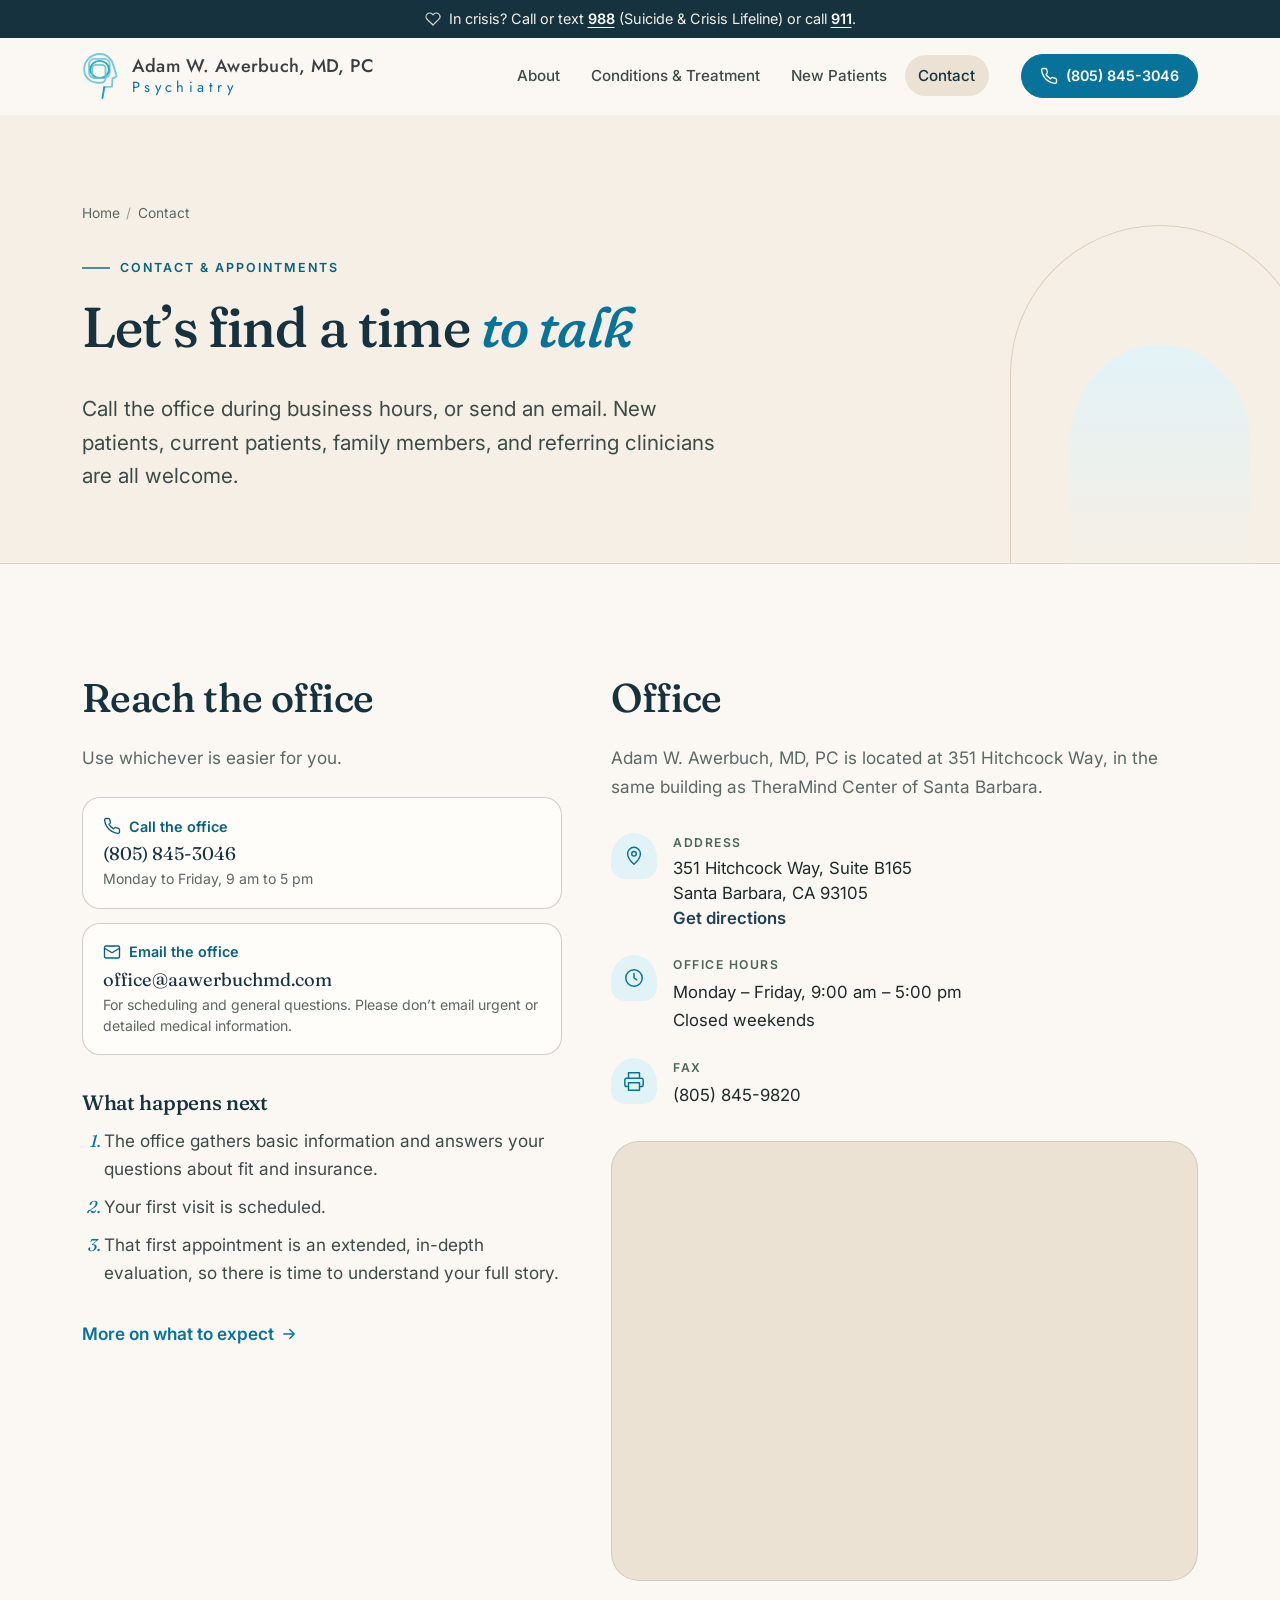
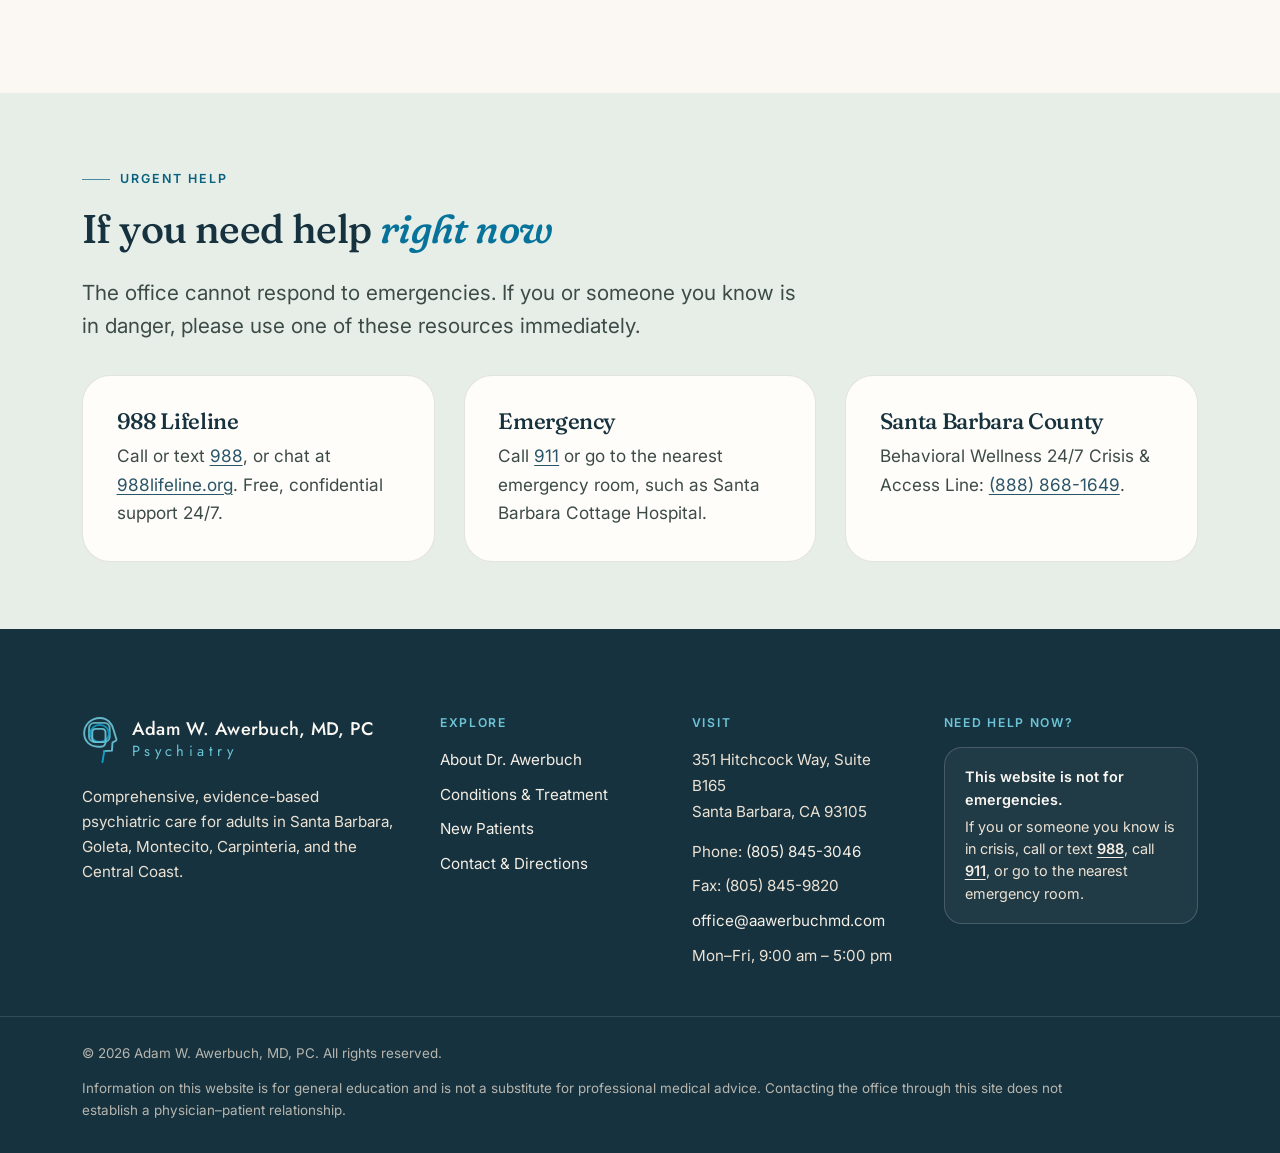
<file: contact.html>
<!doctype html>
<html lang="en" class="no-js">
<head>
  <meta charset="utf-8">
  <meta name="viewport" content="width=device-width, initial-scale=1">
  <title>Contact &amp; Appointments | Adam W. Awerbuch, MD — Santa Barbara Psychiatry</title>
  <meta name="description" content="Contact Dr. Adam Awerbuch's psychiatry office at 351 Hitchcock Way, Suite B165, Santa Barbara, CA 93105. Call (805) 845-3046 or email the office.">
  <link rel="canonical" href="https://aawerbuchmd.com/contact.html">
  <meta name="theme-color" content="#17323f">
  <meta property="og:url" content="https://aawerbuchmd.com/contact.html">
  <meta property="og:site_name" content="Adam W. Awerbuch, MD, PC — Psychiatry">
  <meta property="og:image" content="https://aawerbuchmd.com/assets/img/og-image.png">
  <meta property="og:image:width" content="1200">
  <meta property="og:image:height" content="630">
  <meta name="twitter:card" content="summary_large_image">
  <meta property="og:type" content="website">
  <meta property="og:title" content="Contact &amp; Appointments | Dr. Adam Awerbuch">
  <meta property="og:description" content="351 Hitchcock Way, Suite B165, Santa Barbara, CA 93105 · (805) 845-3046">
  <link rel="icon" href="assets/img/favicon.svg" type="image/svg+xml">
  <link rel="apple-touch-icon" href="assets/img/apple-touch-icon.png">
  <link rel="preconnect" href="https://fonts.googleapis.com">
  <link rel="preconnect" href="https://fonts.gstatic.com" crossorigin>
  <link rel="stylesheet" href="https://fonts.googleapis.com/css2?family=Fraunces:ital,opsz,wght,SOFT,WONK@0,9..144,300..600,0..100,0..1;1,9..144,300..600,0..100,0..1&family=Inter:wght@400;500;600&family=Jost:wght@400;500&display=swap">
  <link rel="stylesheet" href="assets/css/styles.css">
  <script src="assets/js/main.js" defer></script>
</head>
<body>
  <a class="skip-link" href="#main">Skip to main content</a>

  <div class="crisis-bar" role="region" aria-label="Crisis resources">
    <div class="container">
      <svg viewBox="0 0 24 24" fill="none" stroke="currentColor" stroke-width="1.8" stroke-linecap="round" stroke-linejoin="round" aria-hidden="true"><path d="M20.8 4.6a5.5 5.5 0 0 0-7.8 0L12 5.7l-1-1.1a5.5 5.5 0 0 0-7.8 7.8l1 1.1L12 21l7.8-7.6 1-1.1a5.5 5.5 0 0 0 0-7.7z"/></svg>
      <span>In crisis? Call or text <a href="tel:988">988</a> (Suicide &amp; Crisis Lifeline) or call <a href="tel:911">911</a>.</span>
    </div>
  </div>

  <header class="site-header">
    <div class="container">
      <a class="brand" href="index.html" aria-label="Adam W. Awerbuch, MD, PC — Home">
        <img class="brand__mark" src="assets/img/logo-mark.svg" alt="" width="37" height="48">
        <span class="brand__text">
          <span class="brand__name">Adam W. Awerbuch, MD, PC</span>
          <span class="brand__tag">Psychiatry</span>
        </span>
      </a>
      <div class="header-actions">
        <a class="header-call" href="tel:+18058453046" aria-label="Call the office at (805) 845-3046">
          <svg viewBox="0 0 24 24" fill="none" stroke="currentColor" stroke-width="1.8" stroke-linecap="round" stroke-linejoin="round" aria-hidden="true"><path d="M22 16.9v3a2 2 0 0 1-2.2 2 19.8 19.8 0 0 1-8.6-3.1 19.5 19.5 0 0 1-6-6 19.8 19.8 0 0 1-3.1-8.7A2 2 0 0 1 4.1 2h3a2 2 0 0 1 2 1.7c.1.9.4 1.8.7 2.7a2 2 0 0 1-.5 2.1L8 9.8a16 16 0 0 0 6 6l1.3-1.3a2 2 0 0 1 2.1-.4c.9.3 1.8.6 2.7.7a2 2 0 0 1 1.7 2z"/></svg>
        </a>
        <button class="nav-toggle" type="button" aria-expanded="false" aria-controls="site-nav" aria-label="Open menu">
          <svg class="icon-open" viewBox="0 0 24 24" fill="none" stroke="currentColor" stroke-width="1.8" stroke-linecap="round" aria-hidden="true"><path d="M4 7h16M4 12h16M4 17h16"/></svg>
          <svg class="icon-close" viewBox="0 0 24 24" fill="none" stroke="currentColor" stroke-width="1.8" stroke-linecap="round" aria-hidden="true"><path d="M6 6l12 12M18 6L6 18"/></svg>
        </button>
      </div>
      <nav class="site-nav" id="site-nav" aria-label="Primary">
        <ul>
          <li><a href="about.html">About</a></li>
          <li><a href="services.html">Conditions &amp; Treatment</a></li>
          <li><a href="new-patients.html">New Patients</a></li>
          <li><a href="contact.html" aria-current="page">Contact</a></li>
        </ul>
        <a class="btn btn--sm" href="tel:+18058453046">
          <svg viewBox="0 0 24 24" fill="none" stroke="currentColor" stroke-width="1.8" stroke-linecap="round" stroke-linejoin="round" aria-hidden="true"><path d="M22 16.9v3a2 2 0 0 1-2.2 2 19.8 19.8 0 0 1-8.6-3.1 19.5 19.5 0 0 1-6-6 19.8 19.8 0 0 1-3.1-8.7A2 2 0 0 1 4.1 2h3a2 2 0 0 1 2 1.7c.1.9.4 1.8.7 2.7a2 2 0 0 1-.5 2.1L8 9.8a16 16 0 0 0 6 6l1.3-1.3a2 2 0 0 1 2.1-.4c.9.3 1.8.6 2.7.7a2 2 0 0 1 1.7 2z"/></svg>
          (805) 845-3046
        </a>
      </nav>
    </div>
  </header>

  <main id="main">
    <section class="page-hero" aria-labelledby="page-title">
      <div class="container">
        <nav aria-label="Breadcrumb">
          <ol class="breadcrumb">
            <li><a href="index.html">Home</a></li>
            <li aria-current="page">Contact</li>
          </ol>
        </nav>
        <p class="eyebrow">Contact &amp; appointments</p>
        <h1 id="page-title">Let’s find a time <em>to talk</em></h1>
        <p class="lede">Call the office during business hours, or send an email. New patients, current patients, family members, and referring clinicians are all welcome.</p>
      </div>
    </section>

    <section class="section" aria-label="How to reach the office and where to find it">
      <div class="container">
        <div class="contact-grid">
          <!-- Reach the office -->
          <div id="reach">
            <h2>Reach the office</h2>
            <p class="muted" style="margin-bottom: 1.5rem">Use whichever is easier for you.</p>
            <div class="reach reach--stacked">
              <a class="reach__option" href="tel:+18058453046">
                <span class="reach__label"><svg viewBox="0 0 24 24" fill="none" stroke="currentColor" stroke-width="1.8" stroke-linecap="round" stroke-linejoin="round" aria-hidden="true"><path d="M22 16.9v3a2 2 0 0 1-2.2 2 19.8 19.8 0 0 1-8.6-3.1 19.5 19.5 0 0 1-6-6 19.8 19.8 0 0 1-3.1-8.7A2 2 0 0 1 4.1 2h3a2 2 0 0 1 2 1.7c.1.9.4 1.8.7 2.7a2 2 0 0 1-.5 2.1L8 9.8a16 16 0 0 0 6 6l1.3-1.3a2 2 0 0 1 2.1-.4c.9.3 1.8.6 2.7.7a2 2 0 0 1 1.7 2z"/></svg>Call the office</span>
                <span class="reach__value">(805) 845-3046</span>
                <span class="reach__note">Monday to Friday, 9 am to 5 pm</span>
              </a>
              <a class="reach__option" href="mailto:office@aawerbuchmd.com">
                <span class="reach__label"><svg viewBox="0 0 24 24" fill="none" stroke="currentColor" stroke-width="1.8" stroke-linecap="round" stroke-linejoin="round" aria-hidden="true"><rect x="2" y="4" width="20" height="16" rx="2"/><path d="M22 7l-10 6L2 7"/></svg>Email the office</span>
                <span class="reach__value">office@aawerbuchmd.com</span>
                <span class="reach__note">For scheduling and general questions. Please don’t email urgent or detailed medical information.</span>
              </a>
            </div>

            <h3 class="next-steps__title">What happens next</h3>
            <ol class="next-steps">
              <li>The office gathers basic information and answers your questions about fit and insurance.</li>
              <li>Your first visit is scheduled.</li>
              <li>That first appointment is an extended, in-depth evaluation, so there is time to understand your full story.</li>
            </ol>
            <a class="text-link" href="new-patients.html">
              More on what to expect
              <svg viewBox="0 0 24 24" fill="none" stroke="currentColor" stroke-width="1.8" stroke-linecap="round" stroke-linejoin="round" aria-hidden="true"><path d="M5 12h14M13 6l6 6-6 6"/></svg>
            </a>
          </div>

          <!-- Office details -->
          <div>
            <h2>Office</h2>
            <p class="muted" style="margin-bottom: 2rem">Adam W. Awerbuch, MD, PC is located at 351 Hitchcock Way, in the same building as TheraMind Center of Santa Barbara.</p>
            <ul class="info-list">
              <li>
                <span class="card__icon"><svg viewBox="0 0 24 24" fill="none" stroke="currentColor" stroke-width="1.6" stroke-linecap="round" stroke-linejoin="round" aria-hidden="true"><path d="M12 21s-7-6.2-7-11.5A7 7 0 0 1 19 9.5C19 14.8 12 21 12 21z"/><circle cx="12" cy="9.5" r="2.5"/></svg></span>
                <div>
                  <span class="label">Address</span>
                  <address class="value" style="font-style: normal">
                    351 Hitchcock Way, Suite B165<br>
                    Santa Barbara, CA 93105<br>
                    <a href="https://www.google.com/maps/dir/?api=1&amp;destination=351+Hitchcock+Way+Suite+B165+Santa+Barbara+CA+93105" rel="noopener" target="_blank">Get directions<span class="sr-only"> (opens in a new tab)</span></a>
                  </address>
                </div>
              </li>
              <li>
                <span class="card__icon"><svg viewBox="0 0 24 24" fill="none" stroke="currentColor" stroke-width="1.6" stroke-linecap="round" stroke-linejoin="round" aria-hidden="true"><circle cx="12" cy="12" r="9"/><path d="M12 7v5l3 2"/></svg></span>
                <div>
                  <span class="label">Office hours</span>
                  <span class="value">Monday – Friday, 9:00 am – 5:00 pm<br>Closed weekends</span>
                </div>
              </li>
              <li>
                <span class="card__icon"><svg viewBox="0 0 24 24" fill="none" stroke="currentColor" stroke-width="1.6" stroke-linecap="round" stroke-linejoin="round" aria-hidden="true"><path d="M6 9V3h12v6"/><path d="M6 18H4a2 2 0 0 1-2-2v-5a2 2 0 0 1 2-2h16a2 2 0 0 1 2 2v5a2 2 0 0 1-2 2h-2"/><rect x="6" y="14" width="12" height="8"/></svg></span>
                <div>
                  <span class="label">Fax</span>
                  <span class="value">(805) 845-9820</span>
                </div>
              </li>
            </ul>

            <div class="map">
              <iframe
                title="Map showing 351 Hitchcock Way, Suite B165, Santa Barbara, CA 93105"
                src="https://www.google.com/maps?q=351+Hitchcock+Way+Suite+B165+Santa+Barbara+CA+93105&amp;output=embed"
                loading="lazy"
                referrerpolicy="no-referrer-when-downgrade"></iframe>
            </div>
          </div>
        </div>
      </div>
    </section>

    <!-- Crisis resources -->
    <section class="section section--sage section--tight" aria-labelledby="crisis-title">
      <div class="container">
        <div class="section-head" style="margin-bottom: 2rem">
          <p class="eyebrow">Urgent help</p>
          <h2 id="crisis-title">If you need help <em>right now</em></h2>
          <p class="lede">The office cannot respond to emergencies. If you or someone you know is in danger, please use one of these resources immediately.</p>
        </div>
        <div class="grid grid--3">
          <div class="card">
            <h3>988 Lifeline</h3>
            <p>Call or text <a href="tel:988">988</a>, or chat at <a href="https://988lifeline.org" rel="noopener" target="_blank">988lifeline.org<span class="sr-only"> (opens in a new tab)</span></a>. Free, confidential support 24/7.</p>
          </div>
          <div class="card">
            <h3>Emergency</h3>
            <p>Call <a href="tel:911">911</a> or go to the nearest emergency room, such as Santa Barbara Cottage Hospital.</p>
          </div>
          <div class="card">
            <h3>Santa Barbara County</h3>
            <p>Behavioral Wellness 24/7 Crisis &amp; Access Line: <a href="tel:+18888681649">(888) 868-1649</a>.</p>
          </div>
        </div>
      </div>
    </section>
  </main>

  <footer class="site-footer">
    <div class="container">
      <div class="footer-grid">
        <div>
          <a class="brand" href="index.html" aria-label="Adam W. Awerbuch, MD, PC — Home">
            <img class="brand__mark" src="assets/img/logo-mark.svg" alt="" width="37" height="48">
            <span class="brand__text">
              <span class="brand__name">Adam W. Awerbuch, MD, PC</span>
              <span class="brand__tag">Psychiatry</span>
            </span>
          </a>
          <p>Comprehensive, evidence-based psychiatric care for adults in Santa Barbara, Goleta, Montecito, Carpinteria, and the Central Coast.</p>
        </div>
        <div>
          <h2>Explore</h2>
          <ul>
            <li><a href="about.html">About Dr. Awerbuch</a></li>
            <li><a href="services.html">Conditions &amp; Treatment</a></li>
            <li><a href="new-patients.html">New Patients</a></li>
            <li><a href="contact.html">Contact &amp; Directions</a></li>
          </ul>
        </div>
        <div>
          <h2>Visit</h2>
          <address>
            351 Hitchcock Way, Suite B165<br>
            Santa Barbara, CA 93105
          </address>
          <ul style="margin-top: 0.9rem">
            <li>Phone: <a href="tel:+18058453046">(805) 845-3046</a></li>
            <li>Fax: (805) 845-9820</li>
            <li><a href="mailto:office@aawerbuchmd.com">office@aawerbuchmd.com</a></li>
            <li>Mon–Fri, 9:00 am – 5:00 pm</li>
          </ul>
        </div>
        <div>
          <h2>Need help now?</h2>
          <div class="footer-crisis">
            <strong>This website is not for emergencies.</strong>
            If you or someone you know is in crisis, call or text <a href="tel:988">988</a>, call <a href="tel:911">911</a>, or go to the nearest emergency room.
          </div>
        </div>
      </div>
    </div>
    <div class="footer-bottom">
      <div class="container">
        <p>© <span data-year>2026</span> Adam W. Awerbuch, MD, PC. All rights reserved.</p>
        <p>Information on this website is for general education and is not a substitute for professional medical advice. Contacting the office through this site does not establish a physician–patient relationship.</p>
      </div>
    </div>
  </footer>
</body>
</html>
</file>
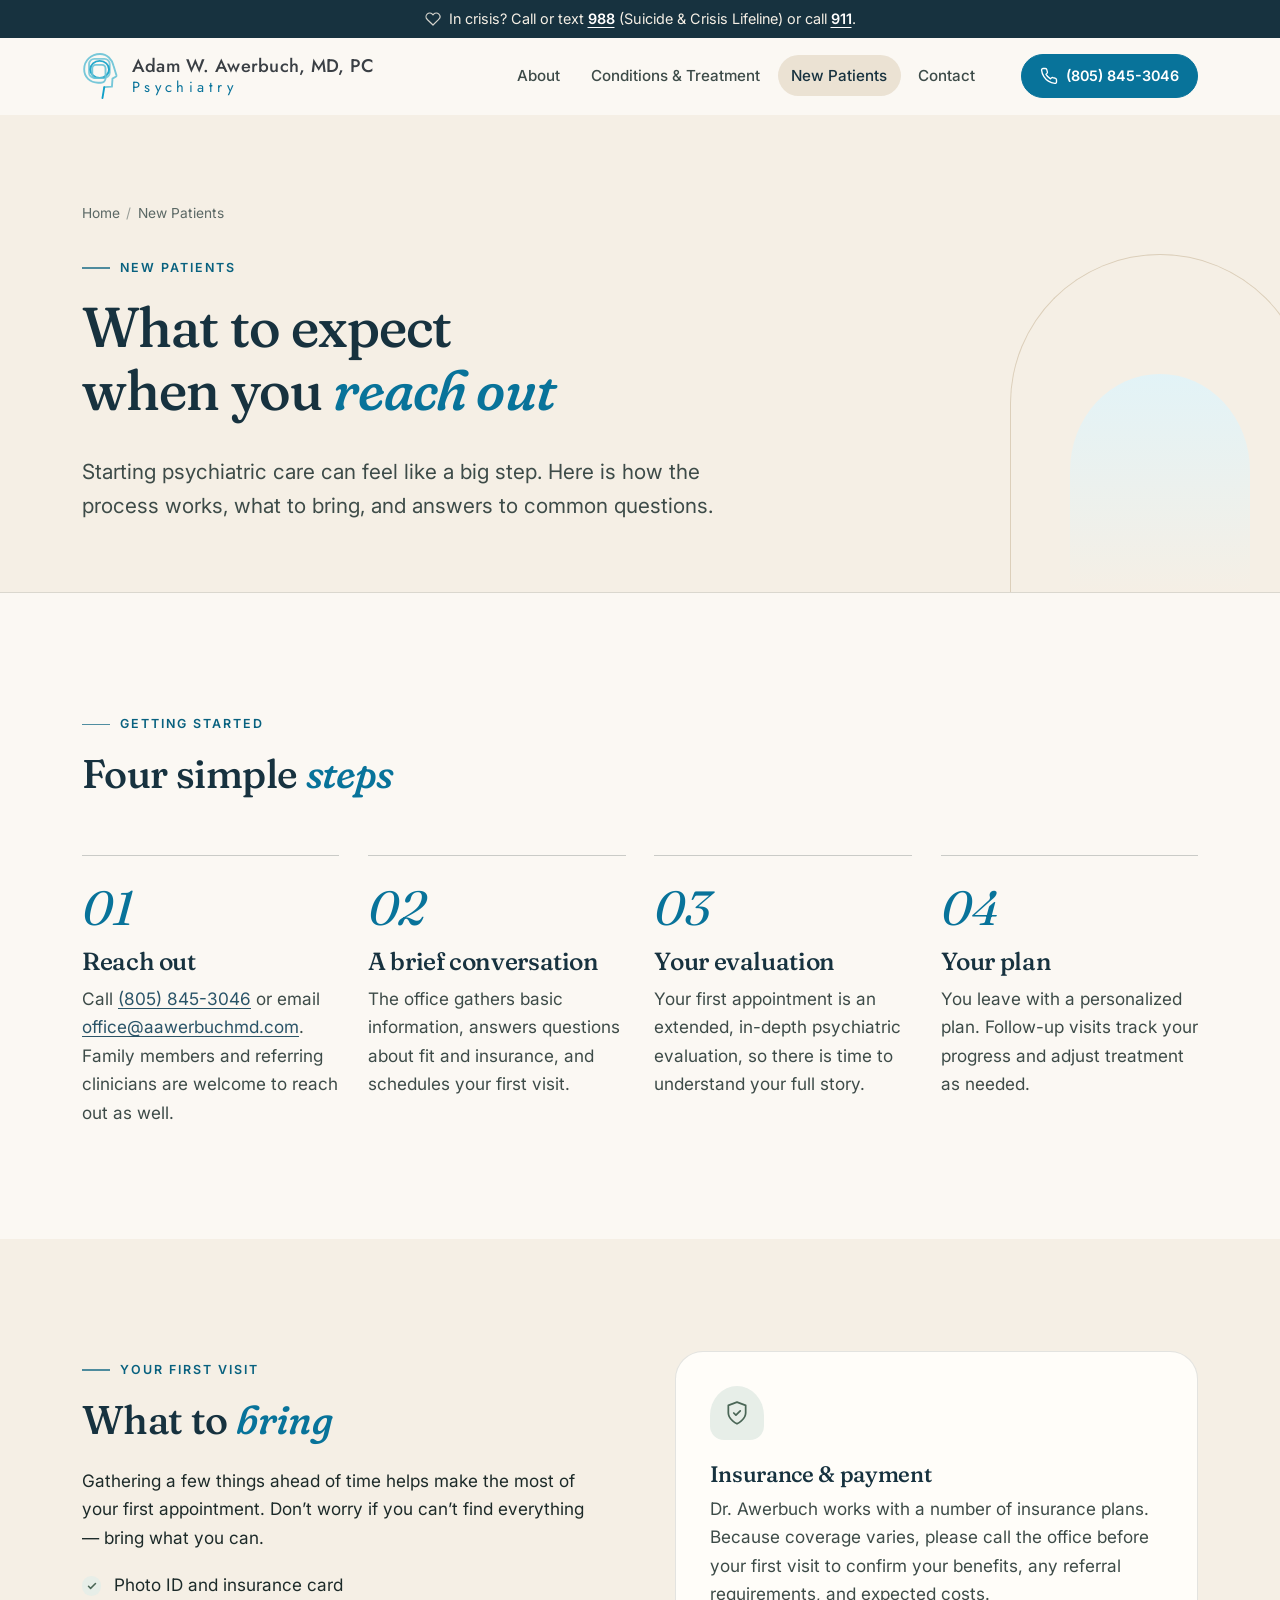
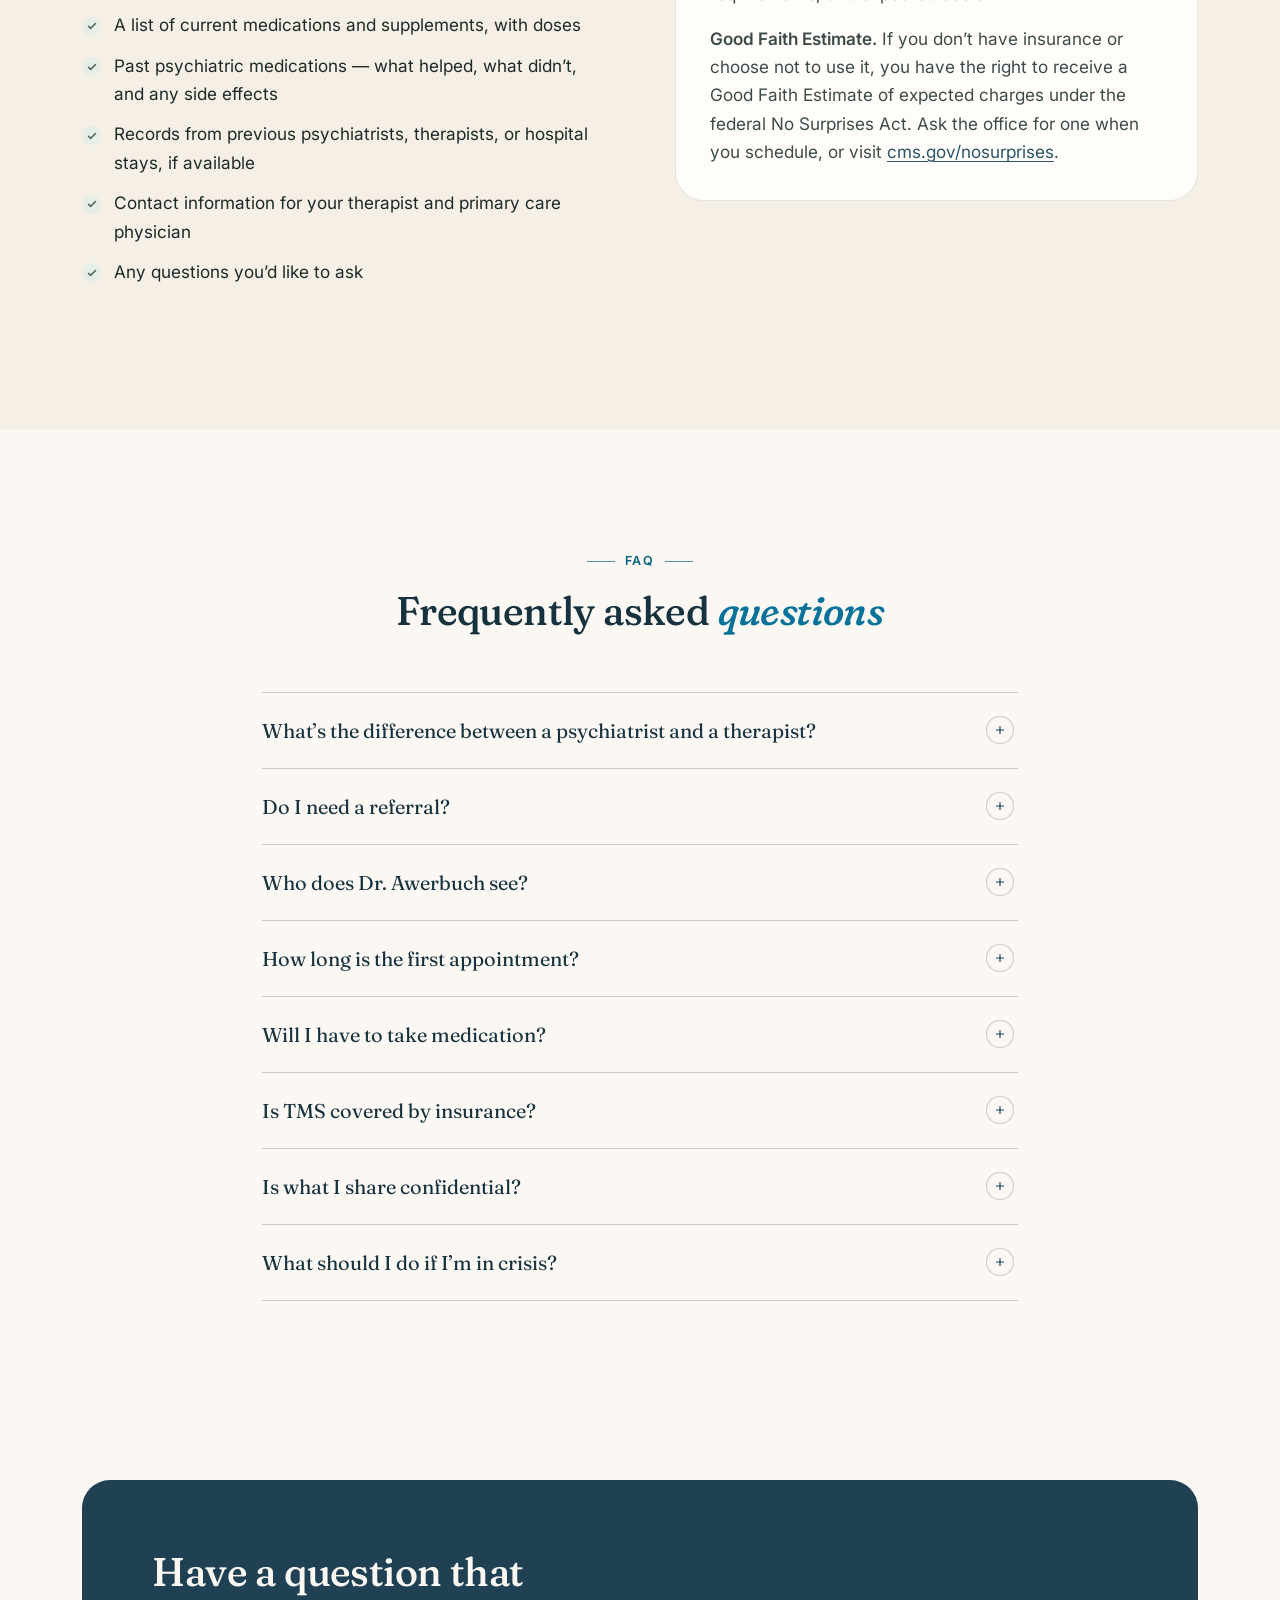
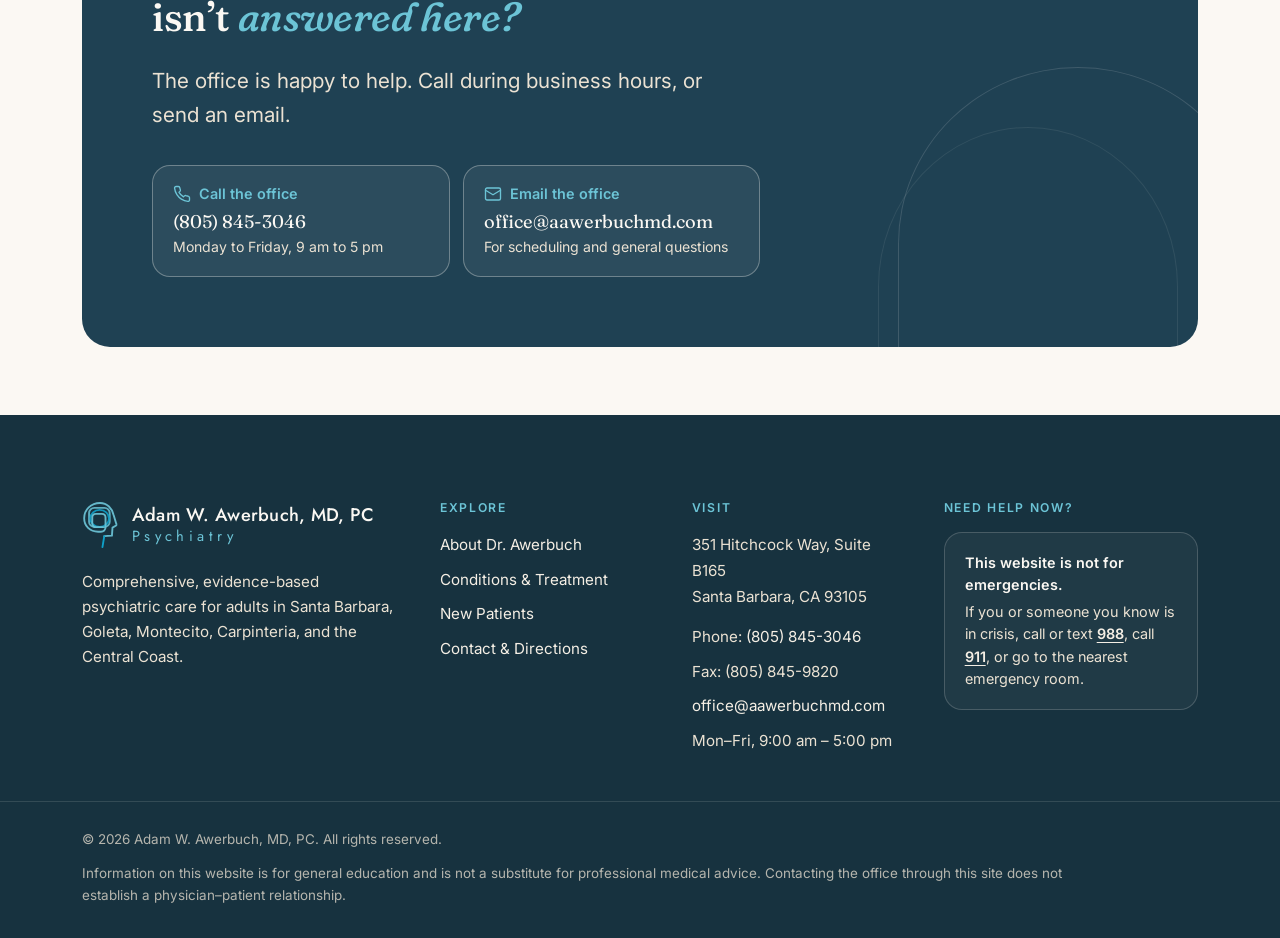
<file: new-patients.html>
<!doctype html>
<html lang="en" class="no-js">
<head>
  <meta charset="utf-8">
  <meta name="viewport" content="width=device-width, initial-scale=1">
  <title>New Patients | Adam W. Awerbuch, MD — Santa Barbara Psychiatry</title>
  <meta name="description" content="What to expect as a new patient of Dr. Adam Awerbuch in Santa Barbara: how to get started, preparing for your first visit, insurance, and frequently asked questions.">
  <link rel="canonical" href="https://aawerbuchmd.com/new-patients.html">
  <meta name="theme-color" content="#17323f">
  <meta property="og:url" content="https://aawerbuchmd.com/new-patients.html">
  <meta property="og:site_name" content="Adam W. Awerbuch, MD, PC — Psychiatry">
  <meta property="og:image" content="https://aawerbuchmd.com/assets/img/og-image.png">
  <meta property="og:image:width" content="1200">
  <meta property="og:image:height" content="630">
  <meta name="twitter:card" content="summary_large_image">
  <meta property="og:type" content="website">
  <meta property="og:title" content="New Patients | Dr. Adam Awerbuch">
  <meta property="og:description" content="How to get started, what to bring, insurance, and frequently asked questions.">
  <link rel="icon" href="assets/img/favicon.svg" type="image/svg+xml">
  <link rel="apple-touch-icon" href="assets/img/apple-touch-icon.png">
  <link rel="preconnect" href="https://fonts.googleapis.com">
  <link rel="preconnect" href="https://fonts.gstatic.com" crossorigin>
  <link rel="stylesheet" href="https://fonts.googleapis.com/css2?family=Fraunces:ital,opsz,wght,SOFT,WONK@0,9..144,300..600,0..100,0..1;1,9..144,300..600,0..100,0..1&family=Inter:wght@400;500;600&family=Jost:wght@400;500&display=swap">
  <link rel="stylesheet" href="assets/css/styles.css">
  <script src="assets/js/main.js" defer></script>
  <script type="application/ld+json">
  {
    "@context": "https://schema.org",
    "@type": "FAQPage",
    "mainEntity": [
      {
        "@type": "Question",
        "name": "What’s the difference between a psychiatrist and a therapist?",
        "acceptedAnswer": { "@type": "Answer", "text": "A psychiatrist is a medical doctor who specializes in mental health. Psychiatrists diagnose conditions, consider medical factors that can affect mood and thinking, prescribe and manage medication, and can offer treatments such as TMS. Therapists provide talk therapy. Many people do best with both." }
      },
      {
        "@type": "Question",
        "name": "Do I need a referral?",
        "acceptedAnswer": { "@type": "Answer", "text": "Many patients contact the office directly. Some insurance plans require a referral from your primary care physician, so check with your plan or ask the office when you call." }
      },
      {
        "@type": "Question",
        "name": "Will I have to take medication?",
        "acceptedAnswer": { "@type": "Answer", "text": "Not necessarily. Your treatment plan is a shared decision. Depending on your situation, recommendations may include medication, therapy, lifestyle changes, TMS, or a combination." }
      },
      {
        "@type": "Question",
        "name": "What should I do if I’m in crisis?",
        "acceptedAnswer": { "@type": "Answer", "text": "Do not wait for an appointment. Call or text 988, call 911, or go to the nearest emergency room. In Santa Barbara County, the Behavioral Wellness 24/7 Crisis and Access Line is (888) 868-1649." }
      }
    ]
  }
  </script>
</head>
<body>
  <a class="skip-link" href="#main">Skip to main content</a>

  <div class="crisis-bar" role="region" aria-label="Crisis resources">
    <div class="container">
      <svg viewBox="0 0 24 24" fill="none" stroke="currentColor" stroke-width="1.8" stroke-linecap="round" stroke-linejoin="round" aria-hidden="true"><path d="M20.8 4.6a5.5 5.5 0 0 0-7.8 0L12 5.7l-1-1.1a5.5 5.5 0 0 0-7.8 7.8l1 1.1L12 21l7.8-7.6 1-1.1a5.5 5.5 0 0 0 0-7.7z"/></svg>
      <span>In crisis? Call or text <a href="tel:988">988</a> (Suicide &amp; Crisis Lifeline) or call <a href="tel:911">911</a>.</span>
    </div>
  </div>

  <header class="site-header">
    <div class="container">
      <a class="brand" href="index.html" aria-label="Adam W. Awerbuch, MD, PC — Home">
        <img class="brand__mark" src="assets/img/logo-mark.svg" alt="" width="37" height="48">
        <span class="brand__text">
          <span class="brand__name">Adam W. Awerbuch, MD, PC</span>
          <span class="brand__tag">Psychiatry</span>
        </span>
      </a>
      <div class="header-actions">
        <a class="header-call" href="tel:+18058453046" aria-label="Call the office at (805) 845-3046">
          <svg viewBox="0 0 24 24" fill="none" stroke="currentColor" stroke-width="1.8" stroke-linecap="round" stroke-linejoin="round" aria-hidden="true"><path d="M22 16.9v3a2 2 0 0 1-2.2 2 19.8 19.8 0 0 1-8.6-3.1 19.5 19.5 0 0 1-6-6 19.8 19.8 0 0 1-3.1-8.7A2 2 0 0 1 4.1 2h3a2 2 0 0 1 2 1.7c.1.9.4 1.8.7 2.7a2 2 0 0 1-.5 2.1L8 9.8a16 16 0 0 0 6 6l1.3-1.3a2 2 0 0 1 2.1-.4c.9.3 1.8.6 2.7.7a2 2 0 0 1 1.7 2z"/></svg>
        </a>
        <button class="nav-toggle" type="button" aria-expanded="false" aria-controls="site-nav" aria-label="Open menu">
          <svg class="icon-open" viewBox="0 0 24 24" fill="none" stroke="currentColor" stroke-width="1.8" stroke-linecap="round" aria-hidden="true"><path d="M4 7h16M4 12h16M4 17h16"/></svg>
          <svg class="icon-close" viewBox="0 0 24 24" fill="none" stroke="currentColor" stroke-width="1.8" stroke-linecap="round" aria-hidden="true"><path d="M6 6l12 12M18 6L6 18"/></svg>
        </button>
      </div>
      <nav class="site-nav" id="site-nav" aria-label="Primary">
        <ul>
          <li><a href="about.html">About</a></li>
          <li><a href="services.html">Conditions &amp; Treatment</a></li>
          <li><a href="new-patients.html" aria-current="page">New Patients</a></li>
          <li><a href="contact.html">Contact</a></li>
        </ul>
        <a class="btn btn--sm" href="tel:+18058453046">
          <svg viewBox="0 0 24 24" fill="none" stroke="currentColor" stroke-width="1.8" stroke-linecap="round" stroke-linejoin="round" aria-hidden="true"><path d="M22 16.9v3a2 2 0 0 1-2.2 2 19.8 19.8 0 0 1-8.6-3.1 19.5 19.5 0 0 1-6-6 19.8 19.8 0 0 1-3.1-8.7A2 2 0 0 1 4.1 2h3a2 2 0 0 1 2 1.7c.1.9.4 1.8.7 2.7a2 2 0 0 1-.5 2.1L8 9.8a16 16 0 0 0 6 6l1.3-1.3a2 2 0 0 1 2.1-.4c.9.3 1.8.6 2.7.7a2 2 0 0 1 1.7 2z"/></svg>
          (805) 845-3046
        </a>
      </nav>
    </div>
  </header>

  <main id="main">
    <section class="page-hero" aria-labelledby="page-title">
      <div class="container">
        <nav aria-label="Breadcrumb">
          <ol class="breadcrumb">
            <li><a href="index.html">Home</a></li>
            <li aria-current="page">New Patients</li>
          </ol>
        </nav>
        <p class="eyebrow">New patients</p>
        <h1 id="page-title">What to expect when you <em>reach out</em></h1>
        <p class="lede">Starting psychiatric care can feel like a big step. Here is how the process works, what to bring, and answers to common questions.</p>
      </div>
    </section>

    <!-- Getting started -->
    <section class="section" aria-labelledby="start-title">
      <div class="container">
        <div class="section-head">
          <p class="eyebrow">Getting started</p>
          <h2 id="start-title">Four simple <em>steps</em></h2>
        </div>
        <ol class="steps">
          <li class="reveal">
            <span class="num">01</span>
            <h3>Reach out</h3>
            <p>Call <a href="tel:+18058453046">(805) 845-3046</a> or email <a href="mailto:office@aawerbuchmd.com">office@aawerbuchmd.com</a>. Family members and referring clinicians are welcome to reach out as well.</p>
          </li>
          <li class="reveal">
            <span class="num">02</span>
            <h3>A brief conversation</h3>
            <p>The office gathers basic information, answers questions about fit and insurance, and schedules your first visit.</p>
          </li>
          <li class="reveal">
            <span class="num">03</span>
            <h3>Your evaluation</h3>
            <p>Your first appointment is an extended, in-depth psychiatric evaluation, so there is time to understand your full story.</p>
          </li>
          <li class="reveal">
            <span class="num">04</span>
            <h3>Your plan</h3>
            <p>You leave with a personalized plan. Follow-up visits track your progress and adjust treatment as needed.</p>
          </li>
        </ol>
      </div>
    </section>

    <!-- Prepare & insurance -->
    <section class="section section--alt" aria-labelledby="prepare-title">
      <div class="container">
        <div class="split split--top">
          <div>
            <p class="eyebrow">Your first visit</p>
            <h2 id="prepare-title">What to <em>bring</em></h2>
            <p>Gathering a few things ahead of time helps make the most of your first appointment. Don’t worry if you can’t find everything — bring what you can.</p>
            <ul class="checklist">
              <li>Photo ID and insurance card</li>
              <li>A list of current medications and supplements, with doses</li>
              <li>Past psychiatric medications — what helped, what didn’t, and any side effects</li>
              <li>Records from previous psychiatrists, therapists, or hospital stays, if available</li>
              <li>Contact information for your therapist and primary care physician</li>
              <li>Any questions you’d like to ask</li>
            </ul>
          </div>

          <div class="card reveal">
            <span class="card__icon"><svg viewBox="0 0 24 24" fill="none" stroke="currentColor" stroke-width="1.6" stroke-linecap="round" stroke-linejoin="round" aria-hidden="true"><path d="M12 22s8-4 8-10V5l-8-3-8 3v7c0 6 8 10 8 10z"/><path d="M9 12l2 2 4-4"/></svg></span>
            <h3>Insurance &amp; payment</h3>
            <p>Dr. Awerbuch works with a number of insurance plans. Because coverage varies, please call the office before your first visit to confirm your benefits, any referral requirements, and expected costs.</p>
            <p style="margin-top: 1rem"><strong>Good Faith Estimate.</strong> If you don’t have insurance or choose not to use it, you have the right to receive a Good Faith Estimate of expected charges under the federal No Surprises Act. Ask the office for one when you schedule, or visit <a href="https://www.cms.gov/nosurprises" rel="noopener" target="_blank">cms.gov/nosurprises<span class="sr-only"> (opens in a new tab)</span></a>.</p>
          </div>
        </div>
      </div>
    </section>

    <!-- FAQ -->
    <section class="section" id="faq" aria-labelledby="faq-title">
      <div class="container container--narrow">
        <div class="section-head section-head--center">
          <p class="eyebrow">FAQ</p>
          <h2 id="faq-title">Frequently asked <em>questions</em></h2>
        </div>
        <div class="faq">
          <details>
            <summary>What’s the difference between a psychiatrist and a therapist?</summary>
            <div class="answer">
              <p>A psychiatrist is a medical doctor (MD) who specializes in mental health. Psychiatrists diagnose conditions, consider medical factors that can affect mood and thinking, prescribe and manage medication, and can offer treatments such as TMS. Therapists — psychologists, marriage and family therapists, and clinical social workers — provide talk therapy. Many people do best with both, and Dr. Awerbuch is glad to coordinate with your therapist.</p>
            </div>
          </details>
          <details>
            <summary>Do I need a referral?</summary>
            <div class="answer">
              <p>Many patients contact the office directly. Some insurance plans require a referral from your primary care physician, so check with your plan or ask the office when you call.</p>
            </div>
          </details>
          <details>
            <summary>Who does Dr. Awerbuch see?</summary>
            <div class="answer">
              <p>Dr. Awerbuch’s outpatient practice focuses on adult psychiatry, including depression, treatment-resistant depression, anxiety disorders, OCD, bipolar and other mood disorders, addiction, and serious mental illness. If you’re unsure whether he’s the right fit, call the office — they can help you figure out next steps.</p>
            </div>
          </details>
          <details>
            <summary>How long is the first appointment?</summary>
            <div class="answer">
              <p>Your initial evaluation is longer than a typical follow-up so there’s time to understand your history, symptoms, and goals. The office will let you know how long to plan for when you schedule.</p>
            </div>
          </details>
          <details>
            <summary>Will I have to take medication?</summary>
            <div class="answer">
              <p>Not necessarily. Your treatment plan is a shared decision. Depending on your situation, recommendations may include medication, therapy, lifestyle changes, TMS, or a combination — and you’ll always have a say in what feels right.</p>
            </div>
          </details>
          <details>
            <summary>Is TMS covered by insurance?</summary>
            <div class="answer">
              <p>Many insurance plans, including Medicare, cover TMS for major depression when certain criteria are met — often after a number of medication trials. Requirements differ from plan to plan, so call the office to discuss your coverage.</p>
            </div>
          </details>
          <details>
            <summary>Is what I share confidential?</summary>
            <div class="answer">
              <p>Yes. Your health information is protected by federal and California privacy laws, including HIPAA. There are limited exceptions — for example, when someone’s safety is at immediate risk — which Dr. Awerbuch will explain at your first visit.</p>
            </div>
          </details>
          <details>
            <summary>What should I do if I’m in crisis?</summary>
            <div class="answer">
              <p>Please don’t wait for an appointment. Call or text <a href="tel:988">988</a> (Suicide &amp; Crisis Lifeline), call <a href="tel:911">911</a>, or go to the nearest emergency room. In Santa Barbara County, the Behavioral Wellness 24/7 Crisis &amp; Access Line is <a href="tel:+18888681649">(888) 868-1649</a>.</p>
            </div>
          </details>
        </div>
      </div>
    </section>

    <!-- CTA -->
    <section class="section section--tight" aria-labelledby="cta-title">
      <div class="container">
        <div class="cta-band reveal">
          <h2 id="cta-title">Have a question that isn’t <em>answered here?</em></h2>
          <p>The office is happy to help. Call during business hours, or send an email.</p>
          <div class="reach">
            <a class="reach__option" href="tel:+18058453046">
              <span class="reach__label"><svg viewBox="0 0 24 24" fill="none" stroke="currentColor" stroke-width="1.8" stroke-linecap="round" stroke-linejoin="round" aria-hidden="true"><path d="M22 16.9v3a2 2 0 0 1-2.2 2 19.8 19.8 0 0 1-8.6-3.1 19.5 19.5 0 0 1-6-6 19.8 19.8 0 0 1-3.1-8.7A2 2 0 0 1 4.1 2h3a2 2 0 0 1 2 1.7c.1.9.4 1.8.7 2.7a2 2 0 0 1-.5 2.1L8 9.8a16 16 0 0 0 6 6l1.3-1.3a2 2 0 0 1 2.1-.4c.9.3 1.8.6 2.7.7a2 2 0 0 1 1.7 2z"/></svg>Call the office</span>
              <span class="reach__value">(805) 845-3046</span>
              <span class="reach__note">Monday to Friday, 9 am to 5 pm</span>
            </a>
            <a class="reach__option" href="mailto:office@aawerbuchmd.com">
              <span class="reach__label"><svg viewBox="0 0 24 24" fill="none" stroke="currentColor" stroke-width="1.8" stroke-linecap="round" stroke-linejoin="round" aria-hidden="true"><rect x="2" y="4" width="20" height="16" rx="2"/><path d="M22 7l-10 6L2 7"/></svg>Email the office</span>
              <span class="reach__value">office@aawerbuchmd.com</span>
              <span class="reach__note">For scheduling and general questions</span>
            </a>
          </div>
        </div>
      </div>
    </section>
  </main>

  <footer class="site-footer">
    <div class="container">
      <div class="footer-grid">
        <div>
          <a class="brand" href="index.html" aria-label="Adam W. Awerbuch, MD, PC — Home">
            <img class="brand__mark" src="assets/img/logo-mark.svg" alt="" width="37" height="48">
            <span class="brand__text">
              <span class="brand__name">Adam W. Awerbuch, MD, PC</span>
              <span class="brand__tag">Psychiatry</span>
            </span>
          </a>
          <p>Comprehensive, evidence-based psychiatric care for adults in Santa Barbara, Goleta, Montecito, Carpinteria, and the Central Coast.</p>
        </div>
        <div>
          <h2>Explore</h2>
          <ul>
            <li><a href="about.html">About Dr. Awerbuch</a></li>
            <li><a href="services.html">Conditions &amp; Treatment</a></li>
            <li><a href="new-patients.html">New Patients</a></li>
            <li><a href="contact.html">Contact &amp; Directions</a></li>
          </ul>
        </div>
        <div>
          <h2>Visit</h2>
          <address>
            351 Hitchcock Way, Suite B165<br>
            Santa Barbara, CA 93105
          </address>
          <ul style="margin-top: 0.9rem">
            <li>Phone: <a href="tel:+18058453046">(805) 845-3046</a></li>
            <li>Fax: (805) 845-9820</li>
            <li><a href="mailto:office@aawerbuchmd.com">office@aawerbuchmd.com</a></li>
            <li>Mon–Fri, 9:00 am – 5:00 pm</li>
          </ul>
        </div>
        <div>
          <h2>Need help now?</h2>
          <div class="footer-crisis">
            <strong>This website is not for emergencies.</strong>
            If you or someone you know is in crisis, call or text <a href="tel:988">988</a>, call <a href="tel:911">911</a>, or go to the nearest emergency room.
          </div>
        </div>
      </div>
    </div>
    <div class="footer-bottom">
      <div class="container">
        <p>© <span data-year>2026</span> Adam W. Awerbuch, MD, PC. All rights reserved.</p>
        <p>Information on this website is for general education and is not a substitute for professional medical advice. Contacting the office through this site does not establish a physician–patient relationship.</p>
      </div>
    </div>
  </footer>
</body>
</html>
</file>
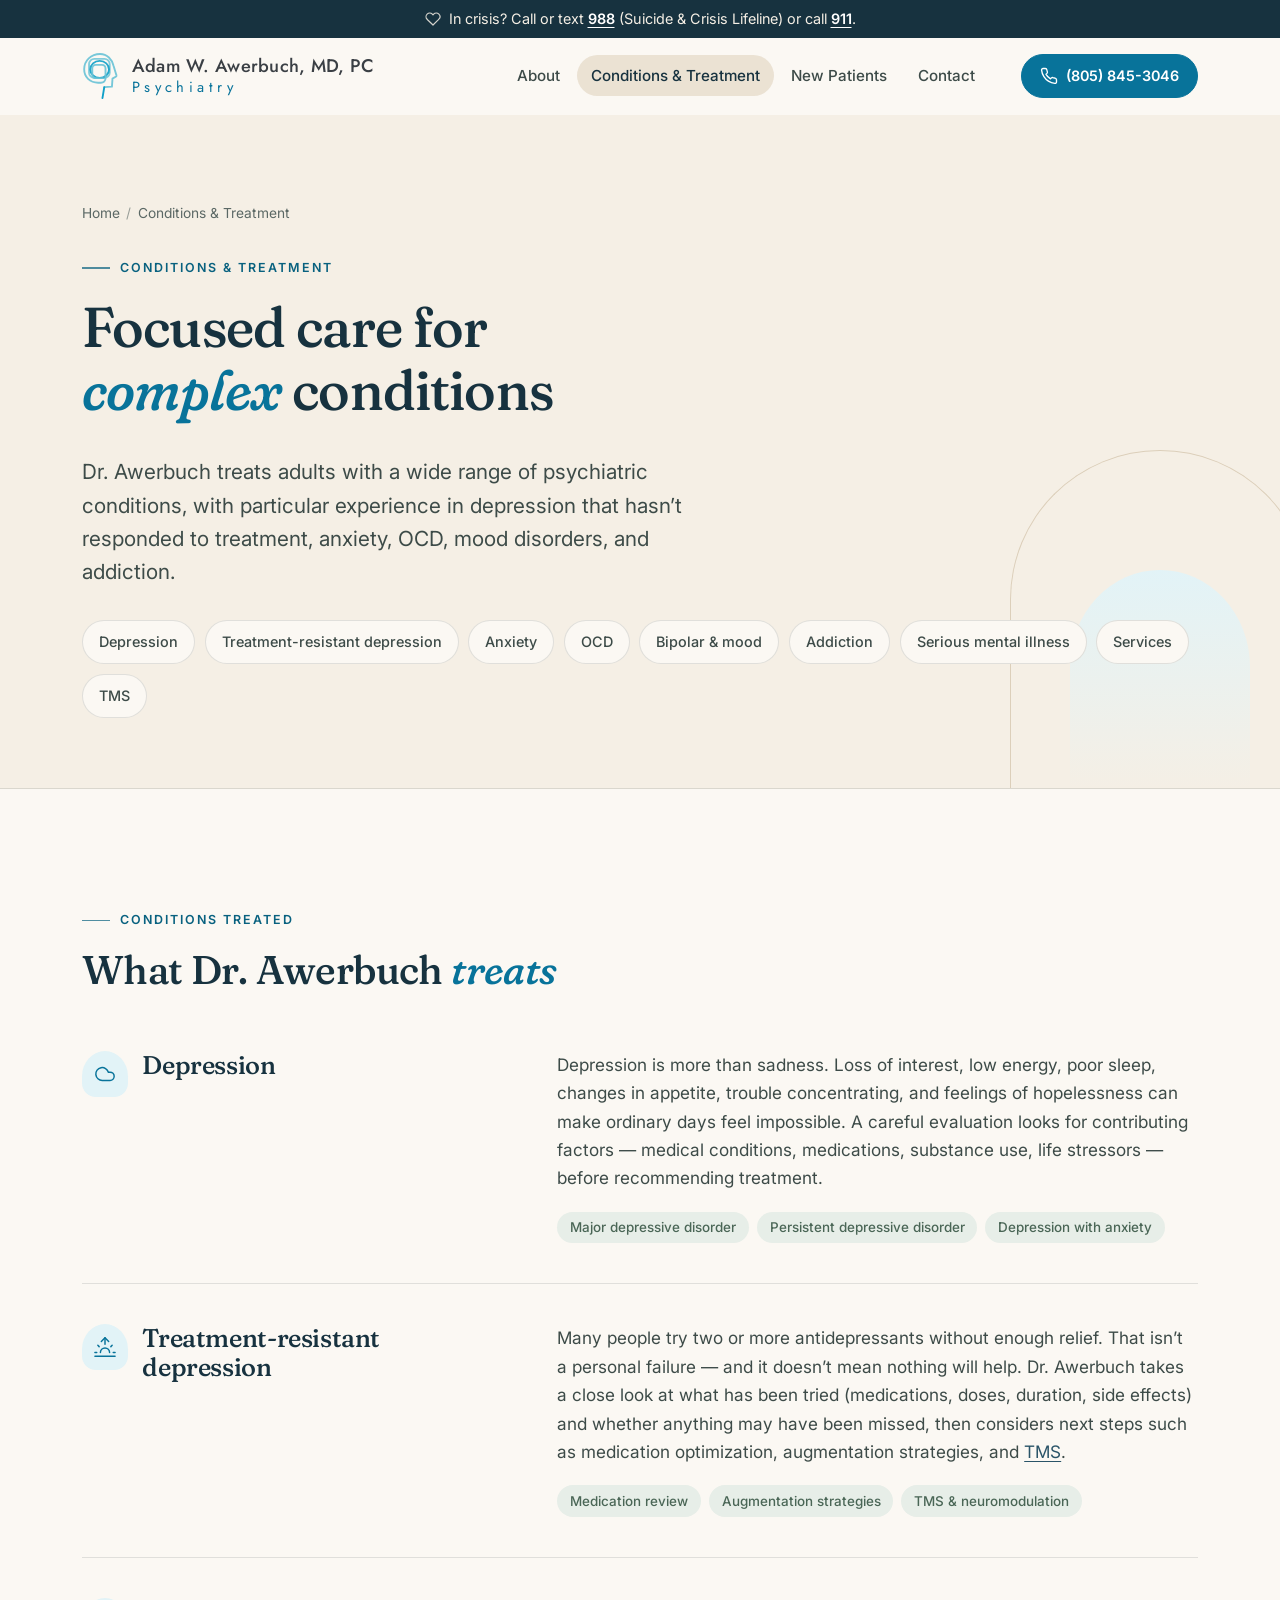
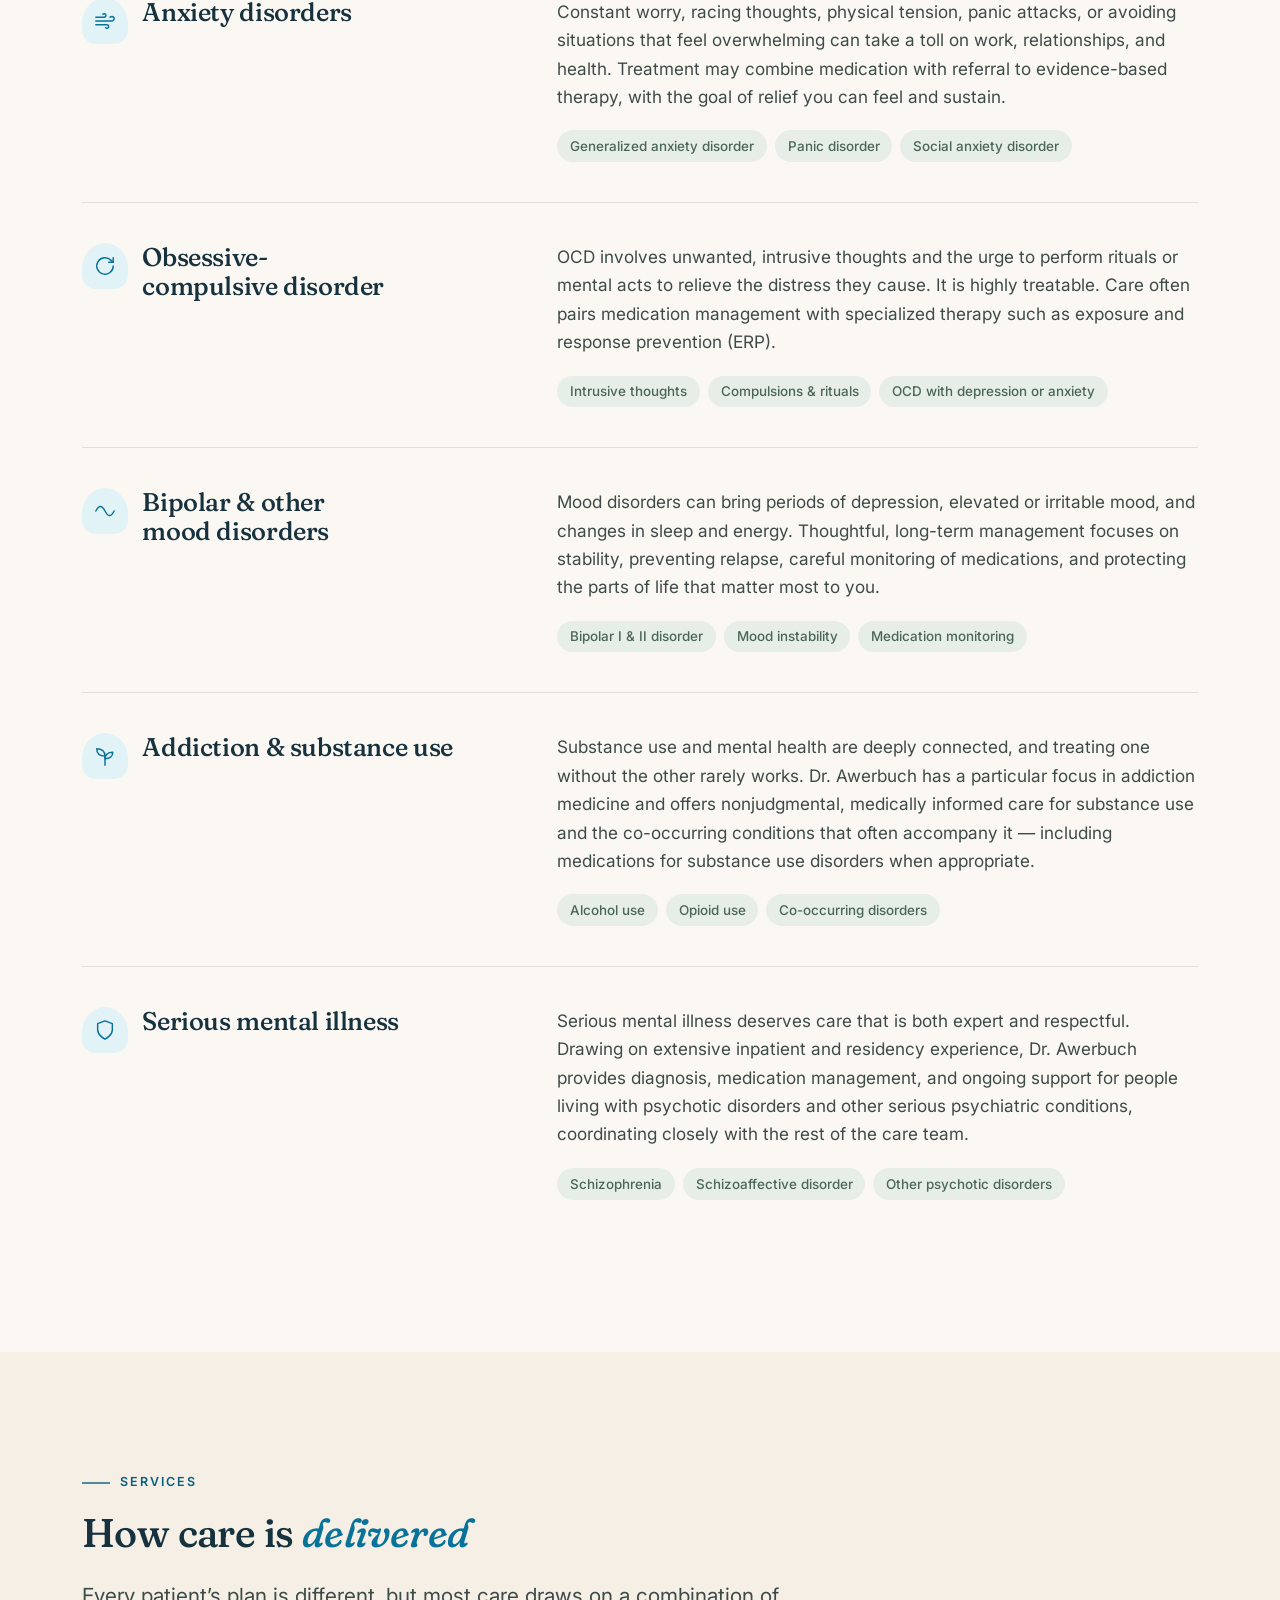
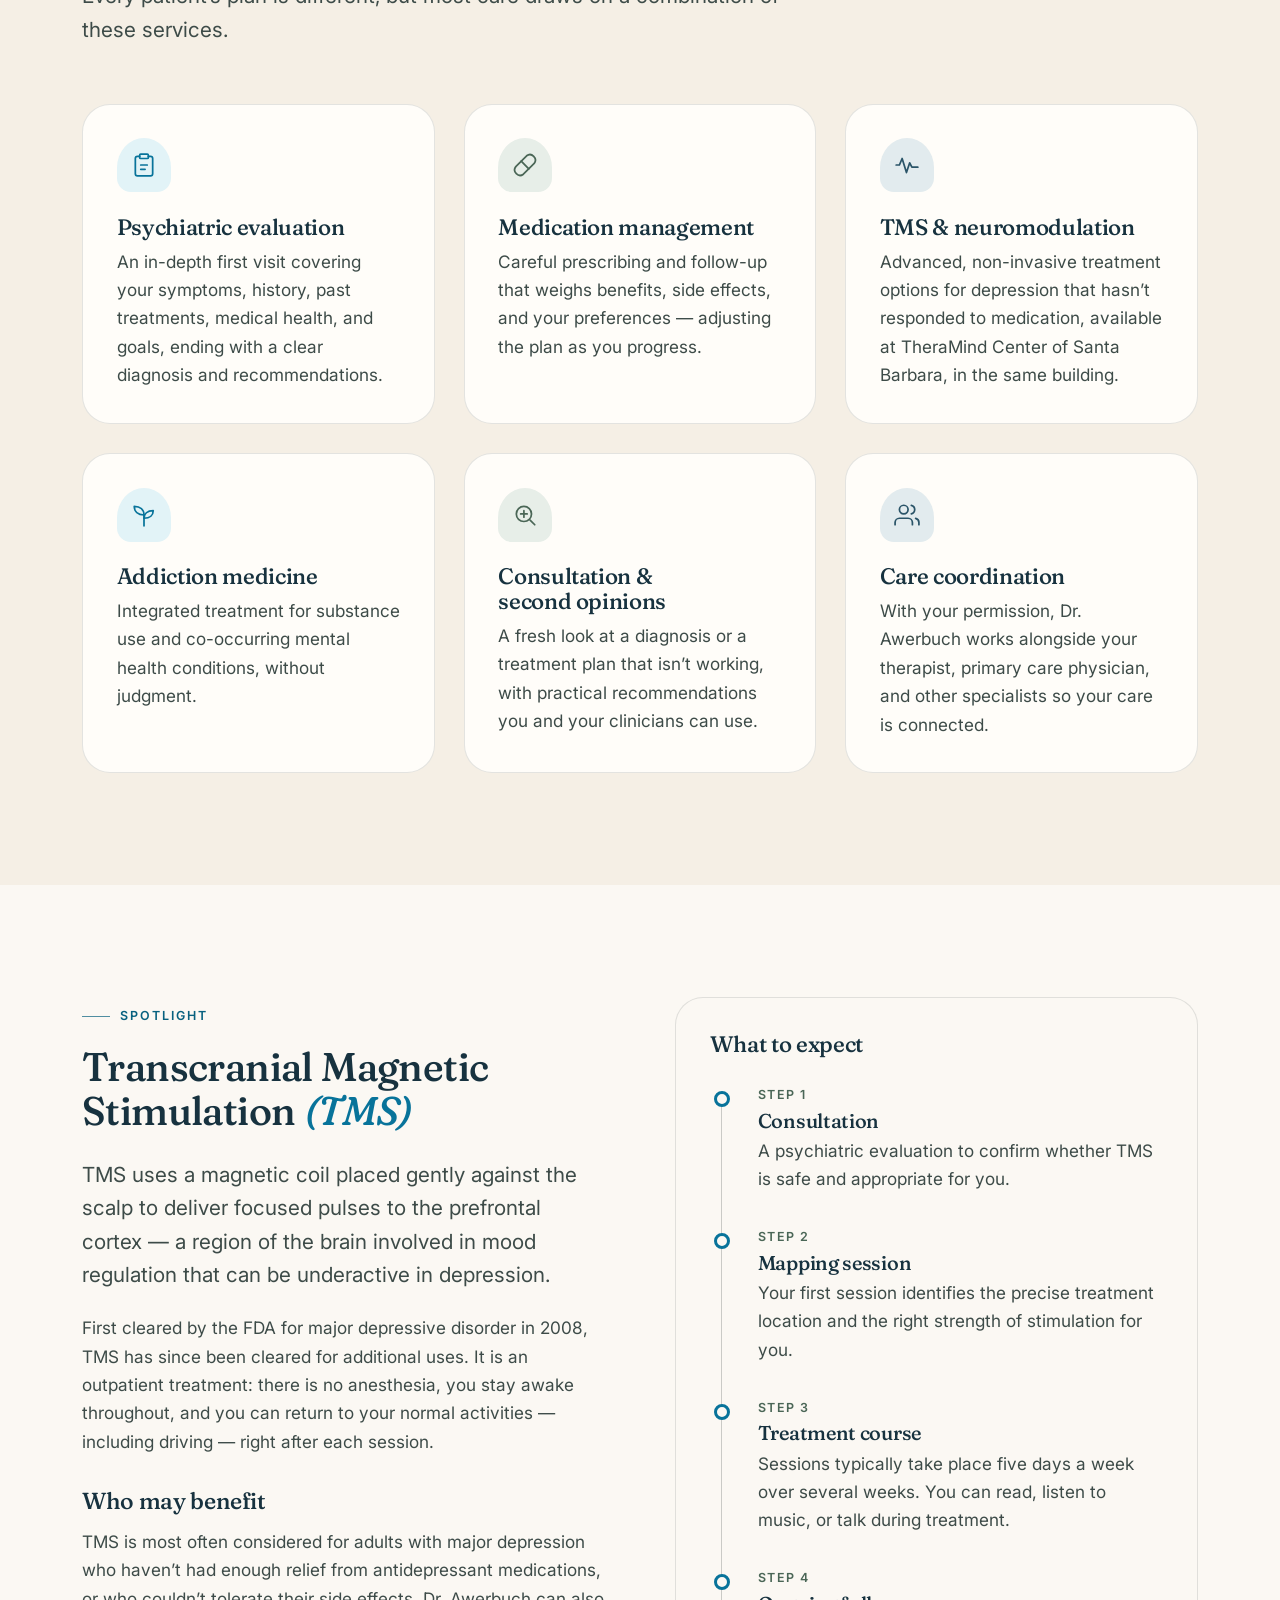
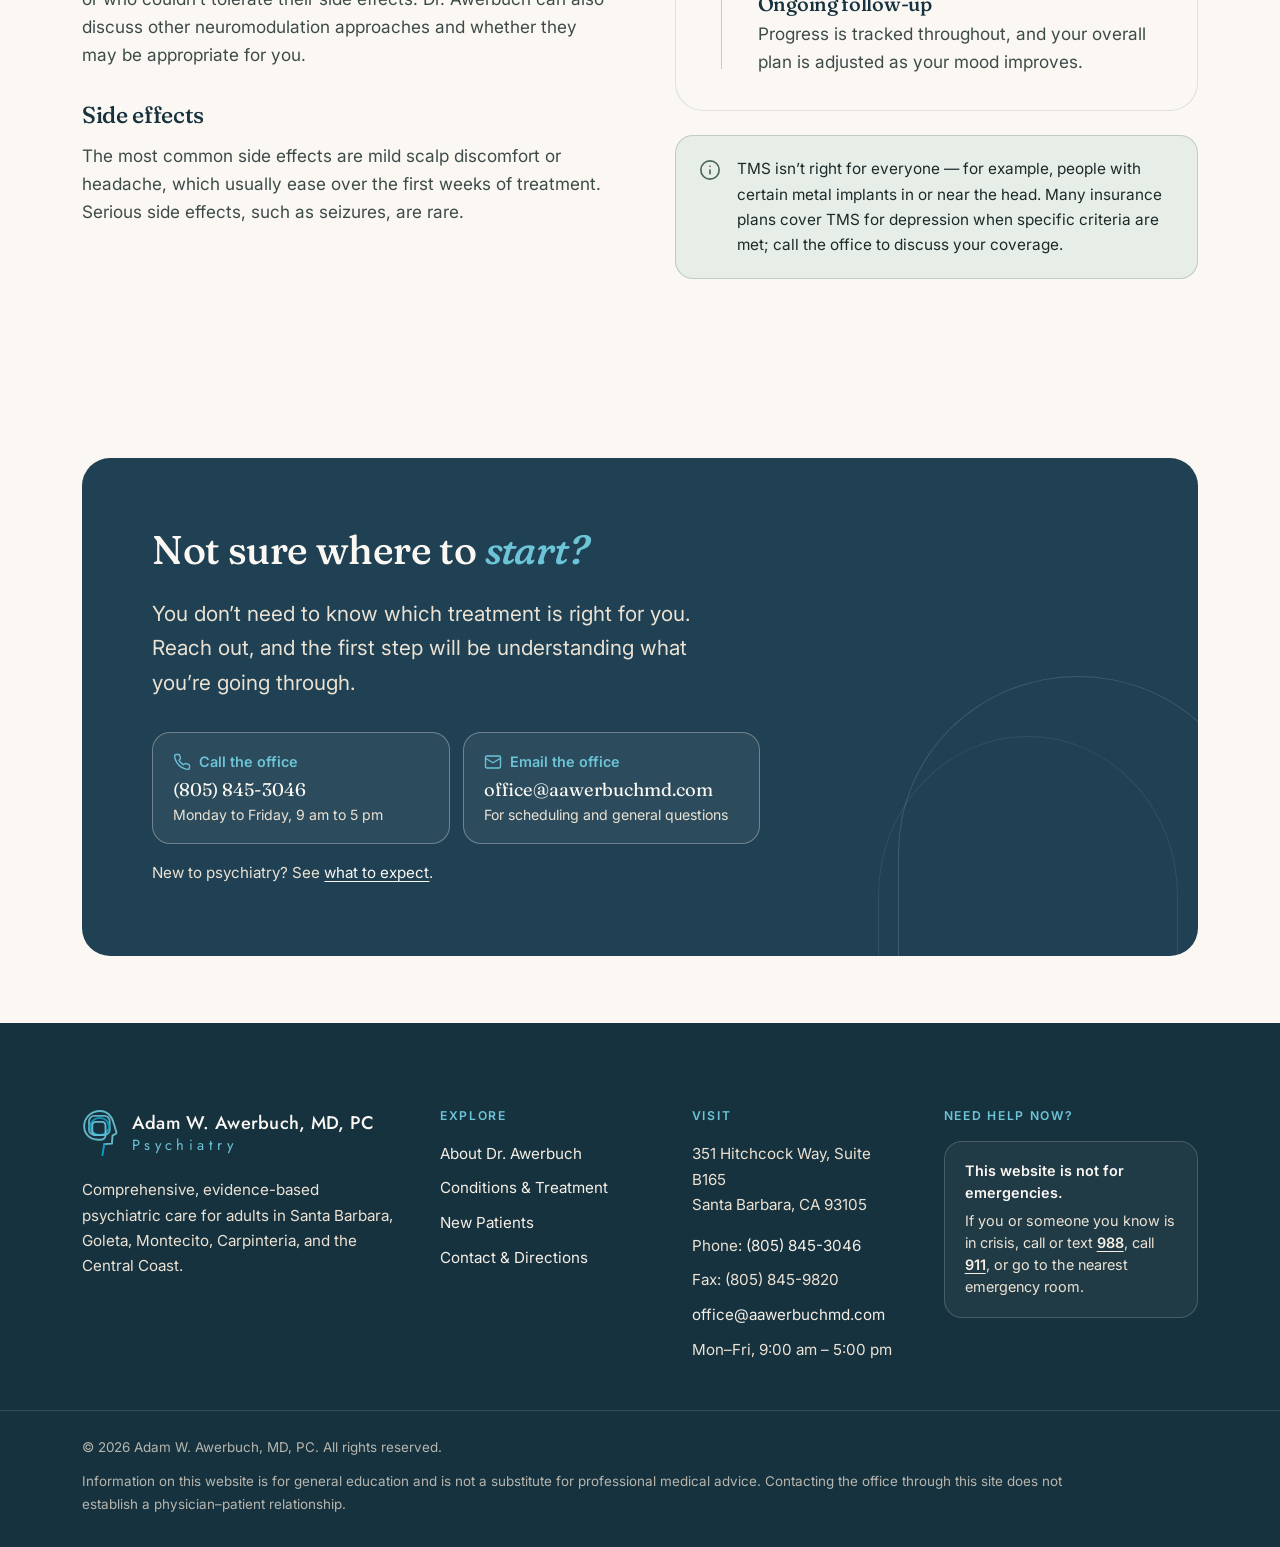
<file: services.html>
<!doctype html>
<html lang="en" class="no-js">
<head>
  <meta charset="utf-8">
  <meta name="viewport" content="width=device-width, initial-scale=1">
  <title>Conditions &amp; Treatment | Adam W. Awerbuch, MD — Santa Barbara Psychiatry</title>
  <meta name="description" content="Psychiatric evaluation, medication management, TMS and neuromodulation, and addiction medicine in Santa Barbara for depression, treatment-resistant depression, anxiety, OCD, bipolar disorder, and serious mental illness.">
  <link rel="canonical" href="https://aawerbuchmd.com/services.html">
  <meta name="theme-color" content="#17323f">
  <meta property="og:url" content="https://aawerbuchmd.com/services.html">
  <meta property="og:site_name" content="Adam W. Awerbuch, MD, PC — Psychiatry">
  <meta property="og:image" content="https://aawerbuchmd.com/assets/img/og-image.png">
  <meta property="og:image:width" content="1200">
  <meta property="og:image:height" content="630">
  <meta name="twitter:card" content="summary_large_image">
  <meta property="og:type" content="website">
  <meta property="og:title" content="Conditions &amp; Treatment | Dr. Adam Awerbuch">
  <meta property="og:description" content="Depression, treatment-resistant depression, anxiety, OCD, mood disorders, addiction, and TMS in Santa Barbara.">
  <link rel="icon" href="assets/img/favicon.svg" type="image/svg+xml">
  <link rel="apple-touch-icon" href="assets/img/apple-touch-icon.png">
  <link rel="preconnect" href="https://fonts.googleapis.com">
  <link rel="preconnect" href="https://fonts.gstatic.com" crossorigin>
  <link rel="stylesheet" href="https://fonts.googleapis.com/css2?family=Fraunces:ital,opsz,wght,SOFT,WONK@0,9..144,300..600,0..100,0..1;1,9..144,300..600,0..100,0..1&family=Inter:wght@400;500;600&family=Jost:wght@400;500&display=swap">
  <link rel="stylesheet" href="assets/css/styles.css">
  <script src="assets/js/main.js" defer></script>
</head>
<body>
  <a class="skip-link" href="#main">Skip to main content</a>

  <div class="crisis-bar" role="region" aria-label="Crisis resources">
    <div class="container">
      <svg viewBox="0 0 24 24" fill="none" stroke="currentColor" stroke-width="1.8" stroke-linecap="round" stroke-linejoin="round" aria-hidden="true"><path d="M20.8 4.6a5.5 5.5 0 0 0-7.8 0L12 5.7l-1-1.1a5.5 5.5 0 0 0-7.8 7.8l1 1.1L12 21l7.8-7.6 1-1.1a5.5 5.5 0 0 0 0-7.7z"/></svg>
      <span>In crisis? Call or text <a href="tel:988">988</a> (Suicide &amp; Crisis Lifeline) or call <a href="tel:911">911</a>.</span>
    </div>
  </div>

  <header class="site-header">
    <div class="container">
      <a class="brand" href="index.html" aria-label="Adam W. Awerbuch, MD, PC — Home">
        <img class="brand__mark" src="assets/img/logo-mark.svg" alt="" width="37" height="48">
        <span class="brand__text">
          <span class="brand__name">Adam W. Awerbuch, MD, PC</span>
          <span class="brand__tag">Psychiatry</span>
        </span>
      </a>
      <div class="header-actions">
        <a class="header-call" href="tel:+18058453046" aria-label="Call the office at (805) 845-3046">
          <svg viewBox="0 0 24 24" fill="none" stroke="currentColor" stroke-width="1.8" stroke-linecap="round" stroke-linejoin="round" aria-hidden="true"><path d="M22 16.9v3a2 2 0 0 1-2.2 2 19.8 19.8 0 0 1-8.6-3.1 19.5 19.5 0 0 1-6-6 19.8 19.8 0 0 1-3.1-8.7A2 2 0 0 1 4.1 2h3a2 2 0 0 1 2 1.7c.1.9.4 1.8.7 2.7a2 2 0 0 1-.5 2.1L8 9.8a16 16 0 0 0 6 6l1.3-1.3a2 2 0 0 1 2.1-.4c.9.3 1.8.6 2.7.7a2 2 0 0 1 1.7 2z"/></svg>
        </a>
        <button class="nav-toggle" type="button" aria-expanded="false" aria-controls="site-nav" aria-label="Open menu">
          <svg class="icon-open" viewBox="0 0 24 24" fill="none" stroke="currentColor" stroke-width="1.8" stroke-linecap="round" aria-hidden="true"><path d="M4 7h16M4 12h16M4 17h16"/></svg>
          <svg class="icon-close" viewBox="0 0 24 24" fill="none" stroke="currentColor" stroke-width="1.8" stroke-linecap="round" aria-hidden="true"><path d="M6 6l12 12M18 6L6 18"/></svg>
        </button>
      </div>
      <nav class="site-nav" id="site-nav" aria-label="Primary">
        <ul>
          <li><a href="about.html">About</a></li>
          <li><a href="services.html" aria-current="page">Conditions &amp; Treatment</a></li>
          <li><a href="new-patients.html">New Patients</a></li>
          <li><a href="contact.html">Contact</a></li>
        </ul>
        <a class="btn btn--sm" href="tel:+18058453046">
          <svg viewBox="0 0 24 24" fill="none" stroke="currentColor" stroke-width="1.8" stroke-linecap="round" stroke-linejoin="round" aria-hidden="true"><path d="M22 16.9v3a2 2 0 0 1-2.2 2 19.8 19.8 0 0 1-8.6-3.1 19.5 19.5 0 0 1-6-6 19.8 19.8 0 0 1-3.1-8.7A2 2 0 0 1 4.1 2h3a2 2 0 0 1 2 1.7c.1.9.4 1.8.7 2.7a2 2 0 0 1-.5 2.1L8 9.8a16 16 0 0 0 6 6l1.3-1.3a2 2 0 0 1 2.1-.4c.9.3 1.8.6 2.7.7a2 2 0 0 1 1.7 2z"/></svg>
          (805) 845-3046
        </a>
      </nav>
    </div>
  </header>

  <main id="main">
    <section class="page-hero" aria-labelledby="page-title">
      <div class="container">
        <nav aria-label="Breadcrumb">
          <ol class="breadcrumb">
            <li><a href="index.html">Home</a></li>
            <li aria-current="page">Conditions &amp; Treatment</li>
          </ol>
        </nav>
        <p class="eyebrow">Conditions &amp; treatment</p>
        <h1 id="page-title">Focused care for <em>complex</em> conditions</h1>
        <p class="lede">Dr. Awerbuch treats adults with a wide range of psychiatric conditions, with particular experience in depression that hasn’t responded to treatment, anxiety, OCD, mood disorders, and addiction.</p>
        <nav aria-label="On this page">
          <ul class="toc">
            <li><a href="#depression">Depression</a></li>
            <li><a href="#trd">Treatment-resistant depression</a></li>
            <li><a href="#anxiety">Anxiety</a></li>
            <li><a href="#ocd">OCD</a></li>
            <li><a href="#mood">Bipolar &amp; mood</a></li>
            <li><a href="#addiction">Addiction</a></li>
            <li><a href="#smi">Serious mental illness</a></li>
            <li><a href="#services">Services</a></li>
            <li><a href="#tms">TMS</a></li>
          </ul>
        </nav>
      </div>
    </section>

    <!-- Conditions -->
    <section class="section" aria-labelledby="conditions-title">
      <div class="container">
        <div class="section-head">
          <p class="eyebrow">Conditions treated</p>
          <h2 id="conditions-title">What Dr. Awerbuch <em>treats</em></h2>
        </div>

        <article class="detail reveal" id="depression">
          <h3><span class="card__icon"><svg viewBox="0 0 24 24" fill="none" stroke="currentColor" stroke-width="1.6" stroke-linecap="round" stroke-linejoin="round" aria-hidden="true"><path d="M17.5 19H9a7 7 0 1 1 6.7-9h1.8a4.5 4.5 0 1 1 0 9z"/></svg></span>Depression</h3>
          <div>
            <p>Depression is more than sadness. Loss of interest, low energy, poor sleep, changes in appetite, trouble concentrating, and feelings of hopelessness can make ordinary days feel impossible. A careful evaluation looks for contributing factors — medical conditions, medications, substance use, life stressors — before recommending treatment.</p>
            <ul class="tag-list">
              <li>Major depressive disorder</li>
              <li>Persistent depressive disorder</li>
              <li>Depression with anxiety</li>
            </ul>
          </div>
        </article>

        <article class="detail reveal" id="trd">
          <h3><span class="card__icon"><svg viewBox="0 0 24 24" fill="none" stroke="currentColor" stroke-width="1.6" stroke-linecap="round" stroke-linejoin="round" aria-hidden="true"><path d="M17 18a5 5 0 0 0-10 0"/><path d="M12 2v7"/><path d="M4.2 10.2l1.4 1.4M1 18h2M21 18h2M18.4 11.6l1.4-1.4"/><path d="M23 22H1"/><path d="M8 6l4-4 4 4"/></svg></span>Treatment-resistant depression</h3>
          <div>
            <p>Many people try two or more antidepressants without enough relief. That isn’t a personal failure — and it doesn’t mean nothing will help. Dr. Awerbuch takes a close look at what has been tried (medications, doses, duration, side effects) and whether anything may have been missed, then considers next steps such as medication optimization, augmentation strategies, and <a href="#tms">TMS</a>.</p>
            <ul class="tag-list">
              <li>Medication review</li>
              <li>Augmentation strategies</li>
              <li>TMS &amp; neuromodulation</li>
            </ul>
          </div>
        </article>

        <article class="detail reveal" id="anxiety">
          <h3><span class="card__icon"><svg viewBox="0 0 24 24" fill="none" stroke="currentColor" stroke-width="1.6" stroke-linecap="round" stroke-linejoin="round" aria-hidden="true"><path d="M9.6 4.6A2 2 0 1 1 11 8H2"/><path d="M12.6 19.4A2 2 0 1 0 14 16H2"/><path d="M17.5 8a2.5 2.5 0 1 1 2 4H2"/></svg></span>Anxiety disorders</h3>
          <div>
            <p>Constant worry, racing thoughts, physical tension, panic attacks, or avoiding situations that feel overwhelming can take a toll on work, relationships, and health. Treatment may combine medication with referral to evidence-based therapy, with the goal of relief you can feel and sustain.</p>
            <ul class="tag-list">
              <li>Generalized anxiety disorder</li>
              <li>Panic disorder</li>
              <li>Social anxiety disorder</li>
            </ul>
          </div>
        </article>

        <article class="detail reveal" id="ocd">
          <h3><span class="card__icon"><svg viewBox="0 0 24 24" fill="none" stroke="currentColor" stroke-width="1.6" stroke-linecap="round" stroke-linejoin="round" aria-hidden="true"><path d="M21 12a9 9 0 1 1-2.6-6.4L21 8"/><path d="M21 3v5h-5"/></svg></span>Obsessive-compulsive disorder</h3>
          <div>
            <p>OCD involves unwanted, intrusive thoughts and the urge to perform rituals or mental acts to relieve the distress they cause. It is highly treatable. Care often pairs medication management with specialized therapy such as exposure and response prevention (ERP).</p>
            <ul class="tag-list">
              <li>Intrusive thoughts</li>
              <li>Compulsions &amp; rituals</li>
              <li>OCD with depression or anxiety</li>
            </ul>
          </div>
        </article>

        <article class="detail reveal" id="mood">
          <h3><span class="card__icon"><svg viewBox="0 0 24 24" fill="none" stroke="currentColor" stroke-width="1.6" stroke-linecap="round" stroke-linejoin="round" aria-hidden="true"><path d="M2 12c1.7-3.3 3.3-5 5-5s3.3 1.7 5 5 3.3 5 5 5 3.3-1.7 5-5"/></svg></span>Bipolar &amp; other mood disorders</h3>
          <div>
            <p>Mood disorders can bring periods of depression, elevated or irritable mood, and changes in sleep and energy. Thoughtful, long-term management focuses on stability, preventing relapse, careful monitoring of medications, and protecting the parts of life that matter most to you.</p>
            <ul class="tag-list">
              <li>Bipolar I &amp; II disorder</li>
              <li>Mood instability</li>
              <li>Medication monitoring</li>
            </ul>
          </div>
        </article>

        <article class="detail reveal" id="addiction">
          <h3><span class="card__icon"><svg viewBox="0 0 24 24" fill="none" stroke="currentColor" stroke-width="1.6" stroke-linecap="round" stroke-linejoin="round" aria-hidden="true"><path d="M12 22V12"/><path d="M12 12C12 7 8.5 4 3 4c0 5 3.5 8 9 8z"/><path d="M12 15c0-4 3-7 8.5-7 0 4-3 7-8.5 7z"/></svg></span>Addiction &amp; substance use</h3>
          <div>
            <p>Substance use and mental health are deeply connected, and treating one without the other rarely works. Dr. Awerbuch has a particular focus in addiction medicine and offers nonjudgmental, medically informed care for substance use and the co-occurring conditions that often accompany it — including medications for substance use disorders when appropriate.</p>
            <ul class="tag-list">
              <li>Alcohol use</li>
              <li>Opioid use</li>
              <li>Co-occurring disorders</li>
            </ul>
          </div>
        </article>

        <article class="detail reveal" id="smi">
          <h3><span class="card__icon"><svg viewBox="0 0 24 24" fill="none" stroke="currentColor" stroke-width="1.6" stroke-linecap="round" stroke-linejoin="round" aria-hidden="true"><path d="M12 22s8-4 8-10V5l-8-3-8 3v7c0 6 8 10 8 10z"/></svg></span>Serious mental illness</h3>
          <div>
            <p>Serious mental illness deserves care that is both expert and respectful. Drawing on extensive inpatient and residency experience, Dr. Awerbuch provides diagnosis, medication management, and ongoing support for people living with psychotic disorders and other serious psychiatric conditions, coordinating closely with the rest of the care team.</p>
            <ul class="tag-list">
              <li>Schizophrenia</li>
              <li>Schizoaffective disorder</li>
              <li>Other psychotic disorders</li>
            </ul>
          </div>
        </article>
      </div>
    </section>

    <!-- Services -->
    <section class="section section--alt" id="services" aria-labelledby="services-title">
      <div class="container">
        <div class="section-head">
          <p class="eyebrow">Services</p>
          <h2 id="services-title">How care is <em>delivered</em></h2>
          <p class="lede">Every patient’s plan is different, but most care draws on a combination of these services.</p>
        </div>
        <div class="grid grid--3">
          <article class="card reveal">
            <span class="card__icon"><svg viewBox="0 0 24 24" fill="none" stroke="currentColor" stroke-width="1.6" stroke-linecap="round" stroke-linejoin="round" aria-hidden="true"><rect x="8" y="2" width="8" height="4" rx="1"/><path d="M16 4h2a2 2 0 0 1 2 2v14a2 2 0 0 1-2 2H6a2 2 0 0 1-2-2V6a2 2 0 0 1 2-2h2"/><path d="M9 12h6M9 16h4"/></svg></span>
            <h3>Psychiatric evaluation</h3>
            <p>An in-depth first visit covering your symptoms, history, past treatments, medical health, and goals, ending with a clear diagnosis and recommendations.</p>
          </article>
          <article class="card reveal">
            <span class="card__icon"><svg viewBox="0 0 24 24" fill="none" stroke="currentColor" stroke-width="1.6" stroke-linecap="round" stroke-linejoin="round" aria-hidden="true"><path d="M10.5 20.5a5 5 0 0 1-7-7l10-10a5 5 0 0 1 7 7z"/><path d="M8.5 8.5l7 7"/></svg></span>
            <h3>Medication management</h3>
            <p>Careful prescribing and follow-up that weighs benefits, side effects, and your preferences — adjusting the plan as you progress.</p>
          </article>
          <article class="card reveal">
            <span class="card__icon"><svg viewBox="0 0 24 24" fill="none" stroke="currentColor" stroke-width="1.6" stroke-linecap="round" stroke-linejoin="round" aria-hidden="true"><path d="M2 12h3l2.5-6 4 13 3-9 2 4H22"/></svg></span>
            <h3>TMS &amp; neuromodulation</h3>
            <p>Advanced, non-invasive treatment options for depression that hasn’t responded to medication, available at TheraMind Center of Santa Barbara, in the same building.</p>
          </article>
          <article class="card reveal">
            <span class="card__icon"><svg viewBox="0 0 24 24" fill="none" stroke="currentColor" stroke-width="1.6" stroke-linecap="round" stroke-linejoin="round" aria-hidden="true"><path d="M12 22V12"/><path d="M12 12C12 7 8.5 4 3 4c0 5 3.5 8 9 8z"/><path d="M12 15c0-4 3-7 8.5-7 0 4-3 7-8.5 7z"/></svg></span>
            <h3>Addiction medicine</h3>
            <p>Integrated treatment for substance use and co-occurring mental health conditions, without judgment.</p>
          </article>
          <article class="card reveal">
            <span class="card__icon"><svg viewBox="0 0 24 24" fill="none" stroke="currentColor" stroke-width="1.6" stroke-linecap="round" stroke-linejoin="round" aria-hidden="true"><circle cx="11" cy="11" r="7"/><path d="M21 21l-4.3-4.3"/><path d="M11 8v6M8 11h6"/></svg></span>
            <h3>Consultation &amp; second opinions</h3>
            <p>A fresh look at a diagnosis or a treatment plan that isn’t working, with practical recommendations you and your clinicians can use.</p>
          </article>
          <article class="card reveal">
            <span class="card__icon"><svg viewBox="0 0 24 24" fill="none" stroke="currentColor" stroke-width="1.6" stroke-linecap="round" stroke-linejoin="round" aria-hidden="true"><path d="M17 21v-2a4 4 0 0 0-4-4H5a4 4 0 0 0-4 4v2"/><circle cx="9" cy="7" r="4"/><path d="M23 21v-2a4 4 0 0 0-3-3.9"/><path d="M16 3.1a4 4 0 0 1 0 7.8"/></svg></span>
            <h3>Care coordination</h3>
            <p>With your permission, Dr. Awerbuch works alongside your therapist, primary care physician, and other specialists so your care is connected.</p>
          </article>
        </div>
      </div>
    </section>

    <!-- TMS -->
    <section class="section" id="tms" aria-labelledby="tms-title">
      <div class="container">
        <div class="split split--top">
          <div>
            <p class="eyebrow">Spotlight</p>
            <h2 id="tms-title">Transcranial Magnetic Stimulation <em>(TMS)</em></h2>
            <div class="prose">
              <p class="lede">TMS uses a magnetic coil placed gently against the scalp to deliver focused pulses to the prefrontal cortex — a region of the brain involved in mood regulation that can be underactive in depression.</p>
              <p>First cleared by the FDA for major depressive disorder in 2008, TMS has since been cleared for additional uses. It is an outpatient treatment: there is no anesthesia, you stay awake throughout, and you can return to your normal activities — including driving — right after each session.</p>
              <h3>Who may benefit</h3>
              <p>TMS is most often considered for adults with major depression who haven’t had enough relief from antidepressant medications, or who couldn’t tolerate their side effects. Dr. Awerbuch can also discuss other neuromodulation approaches and whether they may be appropriate for you.</p>
              <h3>Side effects</h3>
              <p>The most common side effects are mild scalp discomfort or headache, which usually ease over the first weeks of treatment. Serious side effects, such as seizures, are rare.</p>
            </div>
          </div>

          <div>
            <div class="card">
              <h3>What to expect</h3>
              <ol class="timeline" style="margin-top: 1.25rem">
                <li>
                  <span class="when">Step 1</span>
                  <h3>Consultation</h3>
                  <p>A psychiatric evaluation to confirm whether TMS is safe and appropriate for you.</p>
                </li>
                <li>
                  <span class="when">Step 2</span>
                  <h3>Mapping session</h3>
                  <p>Your first session identifies the precise treatment location and the right strength of stimulation for you.</p>
                </li>
                <li>
                  <span class="when">Step 3</span>
                  <h3>Treatment course</h3>
                  <p>Sessions typically take place five days a week over several weeks. You can read, listen to music, or talk during treatment.</p>
                </li>
                <li>
                  <span class="when">Step 4</span>
                  <h3>Ongoing follow-up</h3>
                  <p>Progress is tracked throughout, and your overall plan is adjusted as your mood improves.</p>
                </li>
              </ol>
            </div>
            <div class="notice notice--calm" style="margin-top: 1.5rem">
              <svg viewBox="0 0 24 24" fill="none" stroke="currentColor" stroke-width="1.8" stroke-linecap="round" stroke-linejoin="round" aria-hidden="true"><circle cx="12" cy="12" r="10"/><path d="M12 16v-4M12 8h.01"/></svg>
              <div>
                <p>TMS isn’t right for everyone — for example, people with certain metal implants in or near the head. Many insurance plans cover TMS for depression when specific criteria are met; call the office to discuss your coverage.</p>
              </div>
            </div>
          </div>
        </div>
      </div>
    </section>

    <!-- CTA -->
    <section class="section section--tight" aria-labelledby="cta-title">
      <div class="container">
        <div class="cta-band reveal">
          <h2 id="cta-title">Not sure where to <em>start?</em></h2>
          <p>You don’t need to know which treatment is right for you. Reach out, and the first step will be understanding what you’re going through.</p>
          <div class="reach">
            <a class="reach__option" href="tel:+18058453046">
              <span class="reach__label"><svg viewBox="0 0 24 24" fill="none" stroke="currentColor" stroke-width="1.8" stroke-linecap="round" stroke-linejoin="round" aria-hidden="true"><path d="M22 16.9v3a2 2 0 0 1-2.2 2 19.8 19.8 0 0 1-8.6-3.1 19.5 19.5 0 0 1-6-6 19.8 19.8 0 0 1-3.1-8.7A2 2 0 0 1 4.1 2h3a2 2 0 0 1 2 1.7c.1.9.4 1.8.7 2.7a2 2 0 0 1-.5 2.1L8 9.8a16 16 0 0 0 6 6l1.3-1.3a2 2 0 0 1 2.1-.4c.9.3 1.8.6 2.7.7a2 2 0 0 1 1.7 2z"/></svg>Call the office</span>
              <span class="reach__value">(805) 845-3046</span>
              <span class="reach__note">Monday to Friday, 9 am to 5 pm</span>
            </a>
            <a class="reach__option" href="mailto:office@aawerbuchmd.com">
              <span class="reach__label"><svg viewBox="0 0 24 24" fill="none" stroke="currentColor" stroke-width="1.8" stroke-linecap="round" stroke-linejoin="round" aria-hidden="true"><rect x="2" y="4" width="20" height="16" rx="2"/><path d="M22 7l-10 6L2 7"/></svg>Email the office</span>
              <span class="reach__value">office@aawerbuchmd.com</span>
              <span class="reach__note">For scheduling and general questions</span>
            </a>
          </div>
          <p class="reach-next">New to psychiatry? See <a href="new-patients.html">what to expect</a>.</p>
        </div>
      </div>
    </section>
  </main>

  <footer class="site-footer">
    <div class="container">
      <div class="footer-grid">
        <div>
          <a class="brand" href="index.html" aria-label="Adam W. Awerbuch, MD, PC — Home">
            <img class="brand__mark" src="assets/img/logo-mark.svg" alt="" width="37" height="48">
            <span class="brand__text">
              <span class="brand__name">Adam W. Awerbuch, MD, PC</span>
              <span class="brand__tag">Psychiatry</span>
            </span>
          </a>
          <p>Comprehensive, evidence-based psychiatric care for adults in Santa Barbara, Goleta, Montecito, Carpinteria, and the Central Coast.</p>
        </div>
        <div>
          <h2>Explore</h2>
          <ul>
            <li><a href="about.html">About Dr. Awerbuch</a></li>
            <li><a href="services.html">Conditions &amp; Treatment</a></li>
            <li><a href="new-patients.html">New Patients</a></li>
            <li><a href="contact.html">Contact &amp; Directions</a></li>
          </ul>
        </div>
        <div>
          <h2>Visit</h2>
          <address>
            351 Hitchcock Way, Suite B165<br>
            Santa Barbara, CA 93105
          </address>
          <ul style="margin-top: 0.9rem">
            <li>Phone: <a href="tel:+18058453046">(805) 845-3046</a></li>
            <li>Fax: (805) 845-9820</li>
            <li><a href="mailto:office@aawerbuchmd.com">office@aawerbuchmd.com</a></li>
            <li>Mon–Fri, 9:00 am – 5:00 pm</li>
          </ul>
        </div>
        <div>
          <h2>Need help now?</h2>
          <div class="footer-crisis">
            <strong>This website is not for emergencies.</strong>
            If you or someone you know is in crisis, call or text <a href="tel:988">988</a>, call <a href="tel:911">911</a>, or go to the nearest emergency room.
          </div>
        </div>
      </div>
    </div>
    <div class="footer-bottom">
      <div class="container">
        <p>© <span data-year>2026</span> Adam W. Awerbuch, MD, PC. All rights reserved.</p>
        <p>Information on this website is for general education and is not a substitute for professional medical advice. Contacting the office through this site does not establish a physician–patient relationship.</p>
      </div>
    </div>
  </footer>
</body>
</html>
</file>
<file: assets/css/styles.css>
/* ==========================================================================
   Adam W. Awerbuch, MD — Psychiatry, Santa Barbara
   Design system: brand aqua/teal from the practice logo, warm sand,
   eucalyptus sage and Pacific blue. Terracotta is reserved for warnings.
   The arch motif nods to Santa Barbara's mission architecture.
   ========================================================================== */

:root {
  /* Palette */
  --sand-50: #fbf8f3;
  --sand-100: #f5efe5;
  --sand-200: #ebe2d3;
  --sand-300: #dccfba;

  --ink: #1c2a29;
  --ink-soft: #3d4b48;
  --muted: #5b6865;

  --ocean-800: #17323f;
  --ocean-700: #1f4153;
  --ocean-600: #2a5468;
  --ocean-100: #e2ebee;

  --sage-700: #4a6656;
  --sage-500: #6f8f7b;
  --sage-200: #cfdcd1;
  --sage-100: #e7eee8;

  --terra-700: #8f4526;
  --terra-600: #a5532f;
  --terra-500: #bf6a43;
  --terra-100: #f6e4da;

  /* Brand: sampled from the business-card logo */
  --brand-100: #e2f3f7;
  --brand-300: #6cc4d6;
  --brand-500: #0fa0c8;
  --brand-600: #08739a;
  --brand-700: #08617f;

  --line: rgba(28, 42, 41, 0.12);
  --line-strong: rgba(28, 42, 41, 0.22);

  /* Focus ring colour; dark surfaces override it so the ring stays visible */
  --focus: var(--brand-600);

  /* Type */
  --font-serif: "Fraunces", "Iowan Old Style", "Palatino Linotype", Georgia, serif;
  --font-brand: "Jost", "Futura", "Century Gothic", ui-sans-serif, system-ui, sans-serif;
  --font-sans: "Inter", ui-sans-serif, system-ui, -apple-system, "Segoe UI", Roboto, sans-serif;

  --step--1: clamp(0.84rem, 0.82rem + 0.1vw, 0.9rem);
  --step-0: clamp(1rem, 0.97rem + 0.15vw, 1.075rem);
  --step-1: clamp(1.15rem, 1.08rem + 0.35vw, 1.3rem);
  --step-2: clamp(1.4rem, 1.25rem + 0.7vw, 1.75rem);
  --step-3: clamp(1.75rem, 1.5rem + 1.25vw, 2.5rem);
  --step-4: clamp(2.2rem, 1.75rem + 2.2vw, 3.6rem);

  /* Layout */
  --container: 1180px;
  --gutter: clamp(1rem, 0.6rem + 2vw, 2rem);
  --section-y: clamp(4rem, 3rem + 5vw, 7.5rem);
  --radius-sm: 10px;
  --radius: 18px;
  --radius-lg: 28px;

  --shadow-sm: 0 1px 2px rgba(23, 50, 63, 0.06), 0 2px 8px rgba(23, 50, 63, 0.05);
  --shadow-md: 0 2px 6px rgba(23, 50, 63, 0.06), 0 14px 34px rgba(23, 50, 63, 0.09);
  --shadow-lg: 0 6px 16px rgba(23, 50, 63, 0.08), 0 30px 60px rgba(23, 50, 63, 0.12);

  --ease: cubic-bezier(0.22, 0.61, 0.36, 1);
}

/* --------------------------------------------------------------------------
   Base
   -------------------------------------------------------------------------- */

*,
*::before,
*::after {
  box-sizing: border-box;
}

html {
  -webkit-text-size-adjust: 100%;
  text-size-adjust: 100%;
  scroll-behavior: smooth;
  scroll-padding-top: 6rem;
}

body {
  margin: 0;
  font-family: var(--font-sans);
  font-size: var(--step-0);
  line-height: 1.65;
  color: var(--ink);
  background: var(--sand-50);
  -webkit-font-smoothing: antialiased;
  text-rendering: optimizeLegibility;
}

body.nav-open {
  overflow: hidden;
}

img,
svg {
  display: block;
  max-width: 100%;
}

img {
  height: auto;
}

a {
  color: var(--ocean-600);
  text-decoration-thickness: 1px;
  text-underline-offset: 0.18em;
}

a:hover {
  color: var(--brand-600);
}

:focus-visible {
  outline: 3px solid var(--focus);
  outline-offset: 3px;
  border-radius: 4px;
}

.crisis-bar,
.section--dark,
.cta-band,
.site-footer {
  --focus: var(--sand-50);
}

::selection {
  background: var(--brand-100);
  color: var(--ocean-800);
}

h1,
h2,
h3,
h4 {
  font-family: var(--font-serif);
  font-weight: 500;
  line-height: 1.12;
  letter-spacing: -0.015em;
  color: var(--ocean-800);
  margin: 0 0 0.6em;
  font-variation-settings: "SOFT" 50, "WONK" 0;
  text-wrap: balance;
}

h1 {
  font-size: var(--step-4);
}

h2 {
  font-size: var(--step-3);
}

h3 {
  font-size: var(--step-2);
}

h4 {
  font-size: var(--step-1);
}

h1 em,
h2 em {
  font-style: italic;
  color: var(--brand-600);
  font-variation-settings: "SOFT" 100, "WONK" 1;
}

p {
  margin: 0 0 1.1em;
}

ul,
ol {
  padding-left: 1.2em;
}

strong {
  font-weight: 600;
}

.sr-only {
  position: absolute !important;
  width: 1px;
  height: 1px;
  padding: 0;
  margin: -1px;
  overflow: hidden;
  clip: rect(0, 0, 0, 0);
  white-space: nowrap;
  border: 0;
}

.skip-link {
  position: absolute;
  left: 1rem;
  top: -100px;
  z-index: 200;
  padding: 0.75rem 1.1rem;
  background: var(--ocean-800);
  color: #fff;
  border-radius: var(--radius-sm);
  font-weight: 600;
  text-decoration: none;
}

.skip-link:hover {
  color: #fff;
}

.skip-link:focus {
  top: 1rem;
  color: #fff;
}

.container {
  width: 100%;
  max-width: var(--container);
  margin-inline: auto;
  padding-inline: var(--gutter);
}

.container--narrow {
  max-width: 820px;
}

/* --------------------------------------------------------------------------
   Crisis bar
   -------------------------------------------------------------------------- */

.crisis-bar {
  background: var(--ocean-800);
  color: var(--sand-100);
  font-size: var(--step--1);
  line-height: 1.4;
}

.crisis-bar .container {
  display: flex;
  align-items: center;
  justify-content: center;
  gap: 0.5rem;
  padding-block: 0.55rem;
  text-align: center;
}

.crisis-bar a {
  color: #fff;
  font-weight: 600;
}

.crisis-bar a:hover {
  color: var(--brand-300);
}

.crisis-bar svg {
  flex: none;
  width: 16px;
  height: 16px;
  opacity: 0.85;
}

/* --------------------------------------------------------------------------
   Header & navigation
   -------------------------------------------------------------------------- */

.site-header {
  position: sticky;
  top: 0;
  z-index: 100;
  background: rgba(251, 248, 243, 0.92);
  backdrop-filter: saturate(140%) blur(10px);
  -webkit-backdrop-filter: saturate(140%) blur(10px);
  border-bottom: 1px solid transparent;
  transition: border-color 0.3s var(--ease), box-shadow 0.3s var(--ease);
}

.site-header.is-scrolled {
  border-bottom-color: var(--line);
  box-shadow: 0 6px 24px rgba(23, 50, 63, 0.06);
}

.site-header .container {
  display: flex;
  align-items: center;
  justify-content: space-between;
  gap: 1.5rem;
  min-height: 76px;
}

.brand {
  display: inline-flex;
  min-width: 0;
  align-items: center;
  gap: 0.8rem;
  text-decoration: none;
  color: var(--ocean-800);
}

.brand:hover {
  color: var(--ocean-800);
}

.brand__mark {
  flex: none;
  width: 37px;
  height: 48px;
}

.brand__text {
  display: flex;
  flex-direction: column;
  line-height: 1.15;
}

.brand__name {
  font-family: var(--font-brand);
  font-size: 1.14rem;
  font-weight: 500;
  letter-spacing: 0.015em;
  color: #3a3f44;
}

.brand__tag {
  font-family: var(--font-brand);
  font-size: 0.92rem;
  letter-spacing: 0.3em;
  color: var(--brand-600);
  margin-top: 0.15rem;
}

@media (max-width: 480px) {
  .site-header .container {
    gap: 0.6rem;
  }

  .brand {
    gap: 0.6rem;
  }

  .brand__name {
    font-size: 0.98rem;
    white-space: nowrap;
  }

  /* Scales the wordmark so it shares one line with the call and menu buttons */
  .site-header .brand__name {
    font-size: clamp(0.75rem, 7.6vw - 14px, 0.98rem);
  }

  .brand__tag {
    font-size: 0.82rem;
  }
}

@media (max-width: 345px) {
  .site-header .brand__name {
    font-size: 0.82rem;
    white-space: normal;
  }
}

/* Call button and menu toggle, shown when the navigation collapses */
.header-actions {
  display: none;
  flex: none;
  align-items: center;
  gap: 0.5rem;
}

.nav-toggle,
.header-call {
  display: inline-flex;
  flex: none;
  align-items: center;
  justify-content: center;
  width: 46px;
  height: 46px;
  border: 1px solid var(--line-strong);
  border-radius: 999px;
  background: transparent;
  color: var(--ocean-800);
  cursor: pointer;
  transition: background-color 0.2s var(--ease);
}

.nav-toggle:hover,
.header-call:hover {
  background: var(--sand-200);
  color: var(--ocean-800);
}

.nav-toggle svg,
.header-call svg {
  width: 22px;
  height: 22px;
}

.header-call svg {
  width: 20px;
  height: 20px;
}

@media (max-width: 480px) {
  .header-actions {
    gap: 0.375rem;
  }

  .nav-toggle,
  .header-call {
    width: 44px;
    height: 44px;
  }
}

.nav-toggle .icon-close {
  display: none;
}

.nav-toggle[aria-expanded="true"] .icon-open {
  display: none;
}

.nav-toggle[aria-expanded="true"] .icon-close {
  display: block;
}

.site-nav {
  display: flex;
  align-items: center;
  gap: 2rem;
}

.site-nav ul {
  display: flex;
  align-items: center;
  gap: 0.25rem;
  list-style: none;
  margin: 0;
  padding: 0;
}

.site-nav a:not(.btn) {
  display: inline-block;
  padding: 0.5rem 0.85rem;
  border-radius: 999px;
  color: var(--ink-soft);
  font-weight: 500;
  font-size: 0.95rem;
  text-decoration: none;
  transition: background-color 0.2s var(--ease), color 0.2s var(--ease);
}

.site-nav a:not(.btn):hover {
  color: var(--ocean-800);
  background: var(--sand-200);
}

.site-nav a[aria-current="page"] {
  color: var(--ocean-800);
  background: var(--sand-200);
}

/* Keep this breakpoint in step with NAV_BREAKPOINT in main.js */
@media (max-width: 1080px) {
  /* backdrop-filter would make the header the containing block for the fixed menu */
  .site-header {
    background: var(--sand-50);
    backdrop-filter: none;
    -webkit-backdrop-filter: none;
  }

  .header-actions {
    display: flex;
  }

  .site-nav {
    position: fixed;
    inset: var(--header-offset, 76px) 0 0 0;
    flex-direction: column;
    align-items: stretch;
    gap: 1.5rem;
    padding: 1.5rem var(--gutter) 2.5rem;
    background: var(--sand-50);
    border-top: 1px solid var(--line);
    overflow-y: auto;
    opacity: 0;
    visibility: hidden;
    transform: translateY(-8px);
    transition: opacity 0.25s var(--ease), transform 0.25s var(--ease), visibility 0.25s;
  }

  .site-nav.is-open {
    opacity: 1;
    visibility: visible;
    transform: none;
  }

  .site-nav ul {
    flex-direction: column;
    align-items: stretch;
    gap: 0;
  }

  .site-nav a:not(.btn) {
    display: block;
    padding: 1rem 0.25rem;
    border-radius: 0;
    border-bottom: 1px solid var(--line);
    font-family: var(--font-serif);
    font-size: 1.4rem;
    color: var(--ocean-800);
  }

  .site-nav a:not(.btn):hover,
  .site-nav a[aria-current="page"] {
    background: transparent;
    color: var(--brand-600);
  }

  .site-nav .btn {
    justify-content: center;
  }
}

/* --------------------------------------------------------------------------
   Buttons
   -------------------------------------------------------------------------- */

.btn {
  --btn-bg: var(--brand-600);
  --btn-fg: #fff;
  --btn-border: var(--brand-600);
  display: inline-flex;
  align-items: center;
  gap: 0.55rem;
  padding: 0.85rem 1.45rem;
  border: 1.5px solid var(--btn-border);
  border-radius: 999px;
  background: var(--btn-bg);
  color: var(--btn-fg);
  font-family: var(--font-sans);
  font-size: 0.97rem;
  font-weight: 600;
  line-height: 1.2;
  text-decoration: none;
  white-space: nowrap;
  cursor: pointer;
  transition: background-color 0.2s var(--ease), border-color 0.2s var(--ease),
    color 0.2s var(--ease), transform 0.2s var(--ease), box-shadow 0.2s var(--ease);
}

.btn:hover {
  --btn-bg: var(--brand-700);
  --btn-border: var(--brand-700);
  color: var(--btn-fg);
  transform: translateY(-1px);
  box-shadow: 0 8px 20px rgba(8, 115, 154, 0.22);
}

.btn svg {
  width: 18px;
  height: 18px;
  flex: none;
}

.btn--outline {
  --btn-bg: transparent;
  --btn-fg: var(--ocean-800);
  --btn-border: var(--line-strong);
}

.btn--outline:hover {
  --btn-bg: var(--ocean-800);
  --btn-fg: #fff;
  --btn-border: var(--ocean-800);
  box-shadow: 0 8px 20px rgba(23, 50, 63, 0.18);
}

.btn--sm {
  min-height: 44px;
  padding: 0.6rem 1.1rem;
  font-size: 0.9rem;
}

.btn-row {
  display: flex;
  flex-wrap: wrap;
  gap: 0.85rem;
}

.text-link {
  display: inline-flex;
  align-items: center;
  gap: 0.4rem;
  min-height: 44px;
  font-weight: 600;
  color: var(--brand-600);
  text-decoration: none;
}

.text-link svg {
  width: 18px;
  height: 18px;
  transition: transform 0.2s var(--ease);
}

.text-link:hover {
  color: var(--brand-700);
}

.text-link:hover svg {
  transform: translateX(3px);
}

.section--dark .text-link,
.cta-band .text-link {
  color: var(--brand-300);
}

.section--dark .text-link:hover,
.cta-band .text-link:hover {
  color: #fff;
}

/* --------------------------------------------------------------------------
   Reach the office: call and email as equal options
   -------------------------------------------------------------------------- */

.reach {
  display: grid;
  grid-template-columns: repeat(auto-fit, minmax(min(100%, 17.5rem), 1fr));
  gap: 0.85rem;
}

.reach--stacked {
  grid-template-columns: 1fr;
}

.reach__option {
  display: flex;
  flex-direction: column;
  gap: 0.25rem;
  padding: 1.05rem 1.25rem 1.15rem;
  border: 1.5px solid var(--line-strong);
  border-radius: var(--radius);
  background: #fffdf9;
  color: var(--ink-soft);
  text-decoration: none;
  transition: border-color 0.2s var(--ease), background-color 0.2s var(--ease), box-shadow 0.2s var(--ease);
}

.reach__option:hover {
  border-color: var(--brand-600);
  color: var(--ink-soft);
  box-shadow: var(--shadow-sm);
}

.reach__label {
  display: flex;
  align-items: center;
  gap: 0.5rem;
  font-size: 0.9rem;
  font-weight: 600;
  color: var(--brand-700);
}

.reach__label svg {
  flex: none;
  width: 18px;
  height: 18px;
}

.reach__value {
  font-family: var(--font-serif);
  /* Sized so the email address stays on one line in the narrowest option */
  font-size: clamp(1.05rem, 1rem + 0.25vw, 1.15rem);
  line-height: 1.25;
  color: var(--ocean-800);
  overflow-wrap: anywhere;
}

.reach__note {
  font-size: 0.88rem;
  line-height: 1.45;
  color: var(--muted);
}

.reach-next {
  max-width: 36rem;
  margin: 1rem 0 0;
  font-size: 0.95rem;
  color: var(--muted);
}

.cta-band .reach {
  position: relative;
  z-index: 1;
  max-width: 38rem;
  margin-top: 2rem;
}

.cta-band .reach__option {
  background: rgba(251, 248, 243, 0.06);
  border-color: rgba(251, 248, 243, 0.32);
  color: var(--sand-200);
}

.cta-band .reach__option:hover {
  background: rgba(251, 248, 243, 0.12);
  border-color: #fff;
  color: var(--sand-200);
  box-shadow: none;
}

.cta-band .reach__label {
  color: var(--brand-300);
}

.cta-band .reach__value {
  color: var(--sand-50);
}

.cta-band .reach__note {
  color: var(--sand-200);
}

.cta-band .reach-next {
  position: relative;
  z-index: 1;
  font-size: 0.95rem;
  color: var(--sand-200);
}

.cta-band .reach-next a,
.cta-band .reach-next a:hover {
  color: var(--sand-50);
}

.cta-band .reach-next a:hover {
  text-decoration-thickness: 2px;
}

.next-steps__title {
  margin: 2.25rem 0 0.75rem;
  font-size: 1.3rem;
}

.next-steps {
  display: grid;
  gap: 0.6rem;
  max-width: 34rem;
  margin: 0 0 1.5rem;
  padding-left: 1.3em;
  color: var(--ink-soft);
}

.next-steps li::marker {
  font-family: var(--font-serif);
  font-style: italic;
  color: var(--brand-600);
}

/* --------------------------------------------------------------------------
   Sections & shared pieces
   -------------------------------------------------------------------------- */

.section {
  padding-block: var(--section-y);
}

.section--tight {
  padding-block: calc(var(--section-y) * 0.6);
}

.section--alt {
  background: var(--sand-100);
}

.section--sage {
  background: var(--sage-100);
}

.section--dark {
  background: var(--ocean-800);
  color: var(--sand-100);
}

.section--dark h2,
.section--dark h3 {
  color: var(--sand-50);
}

.section--dark h2 em {
  color: var(--brand-300);
}

.eyebrow {
  display: inline-flex;
  align-items: center;
  gap: 0.6rem;
  margin-bottom: 1.1rem;
  font-size: 0.78rem;
  font-weight: 600;
  letter-spacing: 0.16em;
  text-transform: uppercase;
  color: var(--brand-700);
}

.eyebrow::before {
  content: "";
  width: 28px;
  height: 1.5px;
  background: currentColor;
  opacity: 0.7;
}

.section--dark .eyebrow {
  color: var(--brand-300);
}

.section-head {
  max-width: 720px;
  margin-bottom: clamp(2.5rem, 2rem + 2vw, 3.75rem);
}

.section-head--center {
  margin-inline: auto;
  text-align: center;
}

.section-head--center .eyebrow::after {
  content: "";
  width: 28px;
  height: 1.5px;
  background: currentColor;
  opacity: 0.7;
}

.lede {
  font-size: var(--step-1);
  line-height: 1.6;
  color: var(--ink-soft);
}

.section--dark .lede {
  color: var(--sand-200);
}

.muted {
  color: var(--muted);
}

.grid {
  display: grid;
  gap: clamp(1.25rem, 1rem + 1vw, 2rem);
}

.grid--3 {
  grid-template-columns: repeat(auto-fit, minmax(min(100%, 300px), 1fr));
}

.split {
  display: grid;
  gap: clamp(2.5rem, 2rem + 3vw, 5rem);
  align-items: center;
}

@media (min-width: 900px) {
  .split {
    grid-template-columns: 1fr 1fr;
  }

  .split--wide-left {
    grid-template-columns: 1.15fr 0.85fr;
  }

  .split--wide-right {
    grid-template-columns: 0.85fr 1.15fr;
  }

  .split--top {
    align-items: start;
  }
}

/* --------------------------------------------------------------------------
   Hero (home)
   -------------------------------------------------------------------------- */

.hero {
  position: relative;
  padding-block: clamp(3rem, 2rem + 5vw, 6.5rem) clamp(4rem, 3rem + 5vw, 7rem);
  overflow: hidden;
}

.hero::before {
  content: "";
  position: absolute;
  inset: auto -20% -45% 30%;
  height: 90%;
  background: radial-gradient(closest-side, rgba(15, 160, 200, 0.1), transparent 70%);
  pointer-events: none;
}

.hero .split {
  position: relative;
}

.hero h1 {
  font-size: clamp(2.5rem, 1.8rem + 3.2vw, 4.4rem);
  line-height: 1.04;
  margin-bottom: 1.5rem;
}

.hero .lede {
  max-width: 34rem;
  margin-bottom: 2rem;
}

.hero .reach {
  margin-bottom: 1.5rem;
}

.hero__art {
  position: relative;
  max-width: 500px;
  justify-self: center;
  width: 100%;
}

.hero__art .arch-frame {
  box-shadow: var(--shadow-lg);
}

@media (max-width: 899px) {
  .hero__art {
    max-width: 420px;
  }
}

/* Arch frame for the hero illustration */
.arch-frame {
  position: relative;
  aspect-ratio: 4 / 5;
  overflow: hidden;
  border-radius: 50% 50% var(--radius-lg) var(--radius-lg) / 40% 40% var(--radius-lg) var(--radius-lg);
  background: var(--sand-200);
}

.arch-frame > img,
.arch-frame > svg {
  width: 100%;
  height: 100%;
  object-fit: cover;
}

.arch-outline {
  position: absolute;
  inset: -14px;
  border: 1.5px solid var(--sand-300);
  border-radius: 50% 50% calc(var(--radius-lg) + 12px) calc(var(--radius-lg) + 12px) / 40% 40%
    calc(var(--radius-lg) + 12px) calc(var(--radius-lg) + 12px);
  pointer-events: none;
}

/* --------------------------------------------------------------------------
   Cards
   -------------------------------------------------------------------------- */

.card {
  position: relative;
  display: flex;
  flex-direction: column;
  padding: clamp(1.6rem, 1.3rem + 1vw, 2.2rem);
  background: var(--sand-50);
  border: 1px solid var(--line);
  border-radius: var(--radius-lg);
}

.section--alt .card,
.section--sage .card {
  background: #fffdf9;
}

.card h3 {
  font-size: 1.4rem;
  margin-bottom: 0.5rem;
}

.card p {
  color: var(--ink-soft);
  margin-bottom: 0;
}

.card__icon {
  display: grid;
  place-items: center;
  width: 54px;
  height: 54px;
  margin-bottom: 1.4rem;
  border-radius: 50% 50% 14px 14px / 55% 55% 14px 14px;
  background: var(--brand-100);
  color: var(--brand-600);
}

.card__icon svg {
  width: 26px;
  height: 26px;
}

.card:nth-child(3n + 2) .card__icon {
  background: var(--sage-100);
  color: var(--sage-700);
}

.card:nth-child(3n + 3) .card__icon {
  background: var(--ocean-100);
  color: var(--ocean-600);
}

/* --------------------------------------------------------------------------
   Approach steps
   -------------------------------------------------------------------------- */

.steps {
  display: grid;
  gap: clamp(1.25rem, 1rem + 1vw, 2rem);
  grid-template-columns: repeat(auto-fit, minmax(min(100%, 230px), 1fr));
  counter-reset: step;
  margin: 0;
  padding: 0;
  list-style: none;
}

.steps li {
  position: relative;
  padding-top: 1.75rem;
  border-top: 1.5px solid rgba(251, 248, 243, 0.22);
}

.steps .num {
  display: block;
  font-family: var(--font-serif);
  font-size: 3rem;
  line-height: 1;
  font-weight: 400;
  font-style: italic;
  color: var(--brand-300);
  margin-bottom: 1rem;
}

.steps h3 {
  font-size: 1.55rem;
  margin-bottom: 0.6rem;
}

.steps p {
  color: var(--sand-200);
  margin: 0;
}

.section:not(.section--dark) .steps li {
  border-top-color: var(--line-strong);
}

.section:not(.section--dark) .steps .num {
  color: var(--brand-600);
}

.section:not(.section--dark) .steps p {
  color: var(--ink-soft);
}

/* --------------------------------------------------------------------------
   First-timer questions, conditions list, bio statement
   -------------------------------------------------------------------------- */

.basics {
  display: grid;
  grid-template-columns: repeat(auto-fit, minmax(min(100%, 22rem), 1fr));
  gap: 0 clamp(2rem, 1.5rem + 3vw, 4.5rem);
  margin: 0;
}

.basics > div {
  padding-block: 1.75rem;
  border-top: 1px solid var(--line-strong);
}

.basics dt {
  margin-bottom: 0.6rem;
  font-family: var(--font-serif);
  font-size: 1.3rem;
  line-height: 1.3;
  color: var(--ocean-800);
}

.basics dd {
  max-width: 34rem;
  margin: 0;
  color: var(--ink-soft);
}

.condition-list {
  margin: 0;
  padding: 0;
  list-style: none;
  border-top: 1px solid var(--line-strong);
}

.condition-list li {
  border-bottom: 1px solid var(--line);
}

.condition-list a {
  display: flex;
  align-items: center;
  justify-content: space-between;
  gap: 1rem;
  min-height: 44px;
  padding: 0.9rem 0.25rem;
  font-family: var(--font-serif);
  font-size: 1.2rem;
  line-height: 1.3;
  color: var(--ocean-800);
  text-decoration: none;
}

.condition-list a:hover {
  color: var(--brand-600);
}

.condition-list svg {
  flex: none;
  width: 18px;
  height: 18px;
  color: var(--brand-600);
  transition: transform 0.2s var(--ease);
}

.condition-list a:hover svg {
  transform: translateX(3px);
}

.statement {
  font-family: var(--font-serif);
  font-size: clamp(1.3rem, 1.15rem + 0.7vw, 1.65rem);
  line-height: 1.35;
  color: var(--ocean-800);
  text-wrap: pretty;
}

.checklist {
  list-style: none;
  padding: 0;
  margin: 0 0 2rem;
  display: grid;
  gap: 0.75rem;
}

.checklist li {
  position: relative;
  padding-left: 2rem;
}

.checklist li::before {
  content: "";
  position: absolute;
  left: 0;
  top: 0.32em;
  width: 1.2rem;
  height: 1.2rem;
  border-radius: 999px;
  background: var(--sage-100)
    url("data:image/svg+xml,%3Csvg xmlns='http://www.w3.org/2000/svg' viewBox='0 0 24 24' fill='none' stroke='%234a6656' stroke-width='3' stroke-linecap='round' stroke-linejoin='round'%3E%3Cpath d='M5 12.5l4.2 4.2L19 7'/%3E%3C/svg%3E")
    center / 0.75rem no-repeat;
}

.section--dark .checklist li::before {
  background-color: rgba(207, 220, 209, 0.16);
  background-image: url("data:image/svg+xml,%3Csvg xmlns='http://www.w3.org/2000/svg' viewBox='0 0 24 24' fill='none' stroke='%23cfdcd1' stroke-width='3' stroke-linecap='round' stroke-linejoin='round'%3E%3Cpath d='M5 12.5l4.2 4.2L19 7'/%3E%3C/svg%3E");
}

/* --------------------------------------------------------------------------
   CTA band
   -------------------------------------------------------------------------- */

.cta-band {
  position: relative;
  overflow: hidden;
  padding: clamp(2.5rem, 2rem + 3vw, 4.5rem);
  border-radius: var(--radius-lg);
  background: var(--ocean-700);
  color: var(--sand-100);
}

.cta-band::after {
  content: "";
  position: absolute;
  right: -60px;
  bottom: -140px;
  width: 360px;
  height: 420px;
  border: 1.5px solid rgba(251, 248, 243, 0.14);
  border-radius: 50% 50% 0 0 / 42% 42% 0 0;
  pointer-events: none;
}

.cta-band::before {
  content: "";
  position: absolute;
  right: 20px;
  bottom: -160px;
  width: 300px;
  height: 380px;
  border: 1.5px solid rgba(251, 248, 243, 0.08);
  border-radius: 50% 50% 0 0 / 42% 42% 0 0;
  pointer-events: none;
}

.cta-band h2 {
  color: var(--sand-50);
  max-width: 18ch;
}

.cta-band h2 em {
  color: var(--brand-300);
}

.cta-band p {
  max-width: 36rem;
  color: var(--sand-200);
  font-size: var(--step-1);
}

.cta-band .btn-row {
  position: relative;
  z-index: 1;
  margin-top: 2rem;
}

/* --------------------------------------------------------------------------
   Page hero (interior pages)
   -------------------------------------------------------------------------- */

.page-hero {
  position: relative;
  padding-block: clamp(3rem, 2.25rem + 4vw, 6rem) clamp(2.5rem, 2rem + 3vw, 4.5rem);
  background: var(--sand-100);
  border-bottom: 1px solid var(--line);
  overflow: hidden;
}

.page-hero::after {
  content: "";
  position: absolute;
  right: max(-80px, calc((100vw - var(--container)) / 2 - 80px));
  bottom: -2px;
  width: 300px;
  height: 340px;
  border: 1.5px solid var(--sand-300);
  border-bottom: 0;
  border-radius: 50% 50% 0 0 / 44% 44% 0 0;
  pointer-events: none;
}

.page-hero::before {
  content: "";
  position: absolute;
  right: max(-20px, calc((100vw - var(--container)) / 2 - 20px));
  bottom: -2px;
  width: 180px;
  height: 220px;
  border-radius: 50% 50% 0 0 / 44% 44% 0 0;
  background: linear-gradient(180deg, var(--brand-100), rgba(226, 243, 247, 0));
  pointer-events: none;
}

@media (max-width: 760px) {
  .page-hero::after,
  .page-hero::before {
    opacity: 0.45;
  }
}

.page-hero .container {
  position: relative;
  z-index: 1;
}

.page-hero h1 {
  max-width: 18ch;
}

.page-hero .lede {
  max-width: 40rem;
  margin-bottom: 0;
}

.breadcrumb {
  display: flex;
  flex-wrap: wrap;
  gap: 0.4rem;
  margin: 0 0 1.5rem;
  padding: 0;
  list-style: none;
  font-size: 0.86rem;
  color: var(--muted);
}

.breadcrumb li + li::before {
  content: "/";
  margin-right: 0.4rem;
  opacity: 0.6;
}

.breadcrumb a {
  color: var(--muted);
  text-decoration: none;
}

.breadcrumb a:hover {
  color: var(--brand-600);
  text-decoration: underline;
}

/* --------------------------------------------------------------------------
   Prose
   -------------------------------------------------------------------------- */

.prose {
  max-width: 42rem;
}

.prose p,
.prose li {
  color: var(--ink-soft);
}

.prose h2 {
  margin-top: 2.5rem;
}

.prose h3 {
  margin-top: 2rem;
  font-size: 1.45rem;
}

.prose > :first-child {
  margin-top: 0;
}

/* --------------------------------------------------------------------------
   Timeline
   -------------------------------------------------------------------------- */

.timeline {
  position: relative;
  margin: 0;
  padding: 0;
  list-style: none;
}

.timeline::before {
  content: "";
  position: absolute;
  left: 11px;
  top: 8px;
  bottom: 8px;
  width: 1.5px;
  background: var(--line-strong);
}

.timeline li {
  position: relative;
  padding: 0 0 2.1rem 3rem;
}

.timeline li:last-child {
  padding-bottom: 0;
}

.timeline li::before {
  content: "";
  position: absolute;
  left: 4px;
  top: 6px;
  width: 16px;
  height: 16px;
  border-radius: 999px;
  background: var(--sand-50);
  border: 3px solid var(--brand-600);
}

.timeline .when {
  display: block;
  font-size: 0.78rem;
  font-weight: 600;
  letter-spacing: 0.12em;
  text-transform: uppercase;
  color: var(--sage-700);
  margin-bottom: 0.25rem;
}

.timeline h3 {
  font-size: 1.25rem;
  margin-bottom: 0.3rem;
}

.timeline p {
  margin: 0;
  color: var(--ink-soft);
}

/* --------------------------------------------------------------------------
   Publications
   -------------------------------------------------------------------------- */

.pub-list {
  list-style: none;
  margin: 0;
  padding: 0;
  display: grid;
  gap: 1rem;
}

.pub {
  padding: 1.5rem 1.6rem;
  background: #fffdf9;
  border: 1px solid var(--line);
  border-radius: var(--radius);
}

.pub .journal {
  display: block;
  font-size: 0.78rem;
  font-weight: 600;
  letter-spacing: 0.1em;
  text-transform: uppercase;
  color: var(--brand-600);
  margin-bottom: 0.4rem;
}

.pub h3 {
  font-size: 1.2rem;
  line-height: 1.35;
  margin-bottom: 0.5rem;
}

.pub p {
  max-width: 72ch;
  margin: 0;
  font-size: 0.95rem;
  color: var(--ink-soft);
}

/* --------------------------------------------------------------------------
   Conditions / service detail
   -------------------------------------------------------------------------- */

.toc {
  display: flex;
  flex-wrap: wrap;
  gap: 0.6rem;
  margin: 2rem 0 0;
  padding: 0;
  list-style: none;
}

.toc a {
  display: inline-flex;
  align-items: center;
  min-height: 44px;
  padding: 0.5rem 1rem;
  background: var(--sand-50);
  border: 1px solid var(--line);
  border-radius: 999px;
  font-size: 0.9rem;
  font-weight: 500;
  color: var(--ink-soft);
  text-decoration: none;
  transition: all 0.2s var(--ease);
}

.toc a:hover {
  border-color: var(--brand-600);
  color: var(--brand-600);
}

.detail {
  display: grid;
  gap: 1.5rem 3rem;
  padding-block: 2.5rem;
  border-top: 1px solid var(--line);
}

.detail:first-of-type {
  border-top: 0;
  padding-top: 0;
}

@media (min-width: 860px) {
  .detail {
    grid-template-columns: 0.8fr 1.2fr;
  }
}

.detail h3 {
  display: flex;
  align-items: flex-start;
  gap: 0.9rem;
  font-size: 1.6rem;
  margin: 0;
}

.detail h3 .card__icon {
  margin: 0;
  flex: none;
  width: 46px;
  height: 46px;
}

.detail h3 .card__icon svg {
  width: 22px;
  height: 22px;
}

.detail p {
  color: var(--ink-soft);
}

.detail p:last-child {
  margin-bottom: 0;
}

.tag-list {
  display: flex;
  flex-wrap: wrap;
  gap: 0.5rem;
  margin: 1rem 0 0;
  padding: 0;
  list-style: none;
}

.tag-list li {
  padding: 0.3rem 0.8rem;
  border-radius: 999px;
  background: var(--sage-100);
  color: var(--sage-700);
  font-size: 0.84rem;
  font-weight: 500;
}

/* --------------------------------------------------------------------------
   FAQ
   -------------------------------------------------------------------------- */

.faq {
  border-top: 1px solid var(--line-strong);
}

.faq details {
  border-bottom: 1px solid var(--line-strong);
}

.faq summary {
  position: relative;
  display: block;
  padding: 1.5rem 3rem 1.5rem 0;
  font-family: var(--font-serif);
  font-size: 1.25rem;
  line-height: 1.35;
  color: var(--ocean-800);
  cursor: pointer;
  list-style: none;
}

.faq summary::-webkit-details-marker {
  display: none;
}

.faq summary::after {
  content: "";
  position: absolute;
  right: 0.25rem;
  top: 50%;
  width: 28px;
  height: 28px;
  margin-top: -14px;
  border-radius: 999px;
  border: 1px solid var(--line-strong);
  background: url("data:image/svg+xml,%3Csvg xmlns='http://www.w3.org/2000/svg' viewBox='0 0 24 24' fill='none' stroke='%231f4153' stroke-width='2' stroke-linecap='round'%3E%3Cpath d='M12 6v12M6 12h12'/%3E%3C/svg%3E")
    center / 14px no-repeat;
  transition: transform 0.25s var(--ease), background-color 0.25s var(--ease);
}

.faq details[open] summary::after {
  transform: rotate(45deg);
  background-color: var(--sand-200);
}

.faq summary:hover {
  color: var(--brand-600);
}

.faq .answer {
  padding: 0 3rem 1.6rem 0;
  color: var(--ink-soft);
}

.faq .answer p {
  max-width: 68ch;
}

.faq .answer p:last-child {
  margin-bottom: 0;
}

/* --------------------------------------------------------------------------
   Notices
   -------------------------------------------------------------------------- */

.notice {
  display: flex;
  gap: 1rem;
  align-items: flex-start;
  padding: 1.25rem 1.4rem;
  border-radius: var(--radius);
  background: var(--terra-100);
  border: 1px solid rgba(165, 83, 47, 0.25);
  color: var(--ink);
  font-size: 0.96rem;
}

.notice svg {
  flex: none;
  width: 22px;
  height: 22px;
  margin-top: 0.15rem;
  color: var(--terra-600);
}

.notice p {
  margin: 0;
}

.notice p + p {
  margin-top: 0.5rem;
}

.notice--calm {
  background: var(--sage-100);
  border-color: rgba(74, 102, 86, 0.25);
}

.notice--calm svg {
  color: var(--sage-700);
}

/* --------------------------------------------------------------------------
   Contact
   -------------------------------------------------------------------------- */

.contact-grid {
  display: grid;
  gap: clamp(2rem, 1.5rem + 2vw, 3.5rem);
  align-items: start;
}

@media (min-width: 960px) {
  .contact-grid {
    grid-template-columns: 0.9fr 1.1fr;
  }
}

.info-list {
  list-style: none;
  margin: 0;
  padding: 0;
  display: grid;
  gap: 1.5rem;
}

.info-list li {
  display: flex;
  gap: 1rem;
}

.info-list .card__icon {
  flex: none;
  width: 46px;
  height: 46px;
  margin: 0;
}

.info-list .card__icon svg {
  width: 22px;
  height: 22px;
}

.info-list .label {
  display: block;
  font-size: 0.76rem;
  font-weight: 600;
  letter-spacing: 0.12em;
  text-transform: uppercase;
  color: var(--sage-700);
  margin-bottom: 0.15rem;
}

.info-list .value {
  font-size: 1.05rem;
  color: var(--ink);
  line-height: 1.5;
}

.info-list .value a {
  color: var(--ocean-700);
  font-weight: 600;
  text-decoration: none;
}

.info-list .value a:hover {
  color: var(--brand-600);
  text-decoration: underline;
}

.map {
  margin-top: 2rem;
  overflow: hidden;
  border-radius: var(--radius-lg);
  border: 1px solid var(--line);
  background: var(--sand-200);
  aspect-ratio: 4 / 3;
}

.map iframe {
  display: block;
  width: 100%;
  height: 100%;
  border: 0;
  filter: saturate(0.75) sepia(0.08);
}

/* --------------------------------------------------------------------------
   Footer
   -------------------------------------------------------------------------- */

.site-footer {
  background: var(--ocean-800);
  color: var(--sand-200);
  padding-top: clamp(3.5rem, 3rem + 3vw, 5.5rem);
  font-size: 0.95rem;
}

.site-footer a {
  color: var(--sand-100);
  text-decoration: none;
}

.site-footer a:hover {
  color: #fff;
  text-decoration: underline;
}

.footer-grid {
  display: grid;
  gap: 2.5rem;
  grid-template-columns: repeat(auto-fit, minmax(min(100%, 200px), 1fr));
  padding-bottom: 3rem;
}

@media (min-width: 1000px) {
  .footer-grid {
    grid-template-columns: 1.5fr 1fr 1fr 1.2fr;
  }
}

.site-footer .brand {
  color: var(--sand-50);
  margin-bottom: 1.25rem;
}

.site-footer .brand:hover {
  text-decoration: none;
}

.site-footer .brand__name {
  color: var(--sand-50);
}

.site-footer .brand__tag {
  color: var(--brand-300);
}

.site-footer h2 {
  font-family: var(--font-sans);
  font-size: 0.76rem;
  font-weight: 600;
  letter-spacing: 0.14em;
  text-transform: uppercase;
  color: var(--brand-300);
  margin-bottom: 1.1rem;
}

.site-footer ul {
  list-style: none;
  margin: 0;
  padding: 0;
  display: grid;
  gap: 0.6rem;
}

.site-footer address {
  font-style: normal;
  line-height: 1.7;
}

.footer-crisis {
  padding: 1.15rem 1.25rem;
  border: 1px solid rgba(251, 248, 243, 0.18);
  border-radius: var(--radius);
  background: rgba(251, 248, 243, 0.04);
  font-size: 0.9rem;
  line-height: 1.55;
}

.footer-crisis strong {
  display: block;
  color: var(--sand-50);
  margin-bottom: 0.3rem;
}

.footer-crisis a {
  font-weight: 600;
  text-decoration: underline;
}

.footer-bottom {
  border-top: 1px solid rgba(251, 248, 243, 0.12);
  padding-block: 1.6rem 2rem;
  font-size: 0.84rem;
  color: rgba(235, 226, 211, 0.75);
}

.footer-bottom .container {
  display: flex;
  flex-wrap: wrap;
  justify-content: space-between;
  gap: 0.75rem 2rem;
}

.footer-bottom p {
  margin: 0;
  max-width: 62rem;
}

/* --------------------------------------------------------------------------
   Motion
   -------------------------------------------------------------------------- */

.reveal {
  opacity: 0;
  transform: translateY(18px);
  transition: opacity 0.8s var(--ease), transform 0.8s var(--ease);
}

.reveal.is-visible {
  opacity: 1;
  transform: none;
}

.no-js .reveal {
  opacity: 1;
  transform: none;
}

@media (prefers-reduced-motion: reduce) {
  html {
    scroll-behavior: auto;
  }

  *,
  *::before,
  *::after {
    animation-duration: 0.01ms !important;
    transition-duration: 0.01ms !important;
  }

  .reveal {
    opacity: 1;
    transform: none;
  }
}

/* --------------------------------------------------------------------------
   Print
   -------------------------------------------------------------------------- */

@media print {
  .crisis-bar,
  .site-header,
  .nav-toggle,
  .cta-band,
  .map {
    display: none !important;
  }

  body {
    background: #fff;
  }

  .section {
    padding-block: 1.5rem;
  }
}

a[href^="tel:"] {
  white-space: nowrap;
}
</file>
